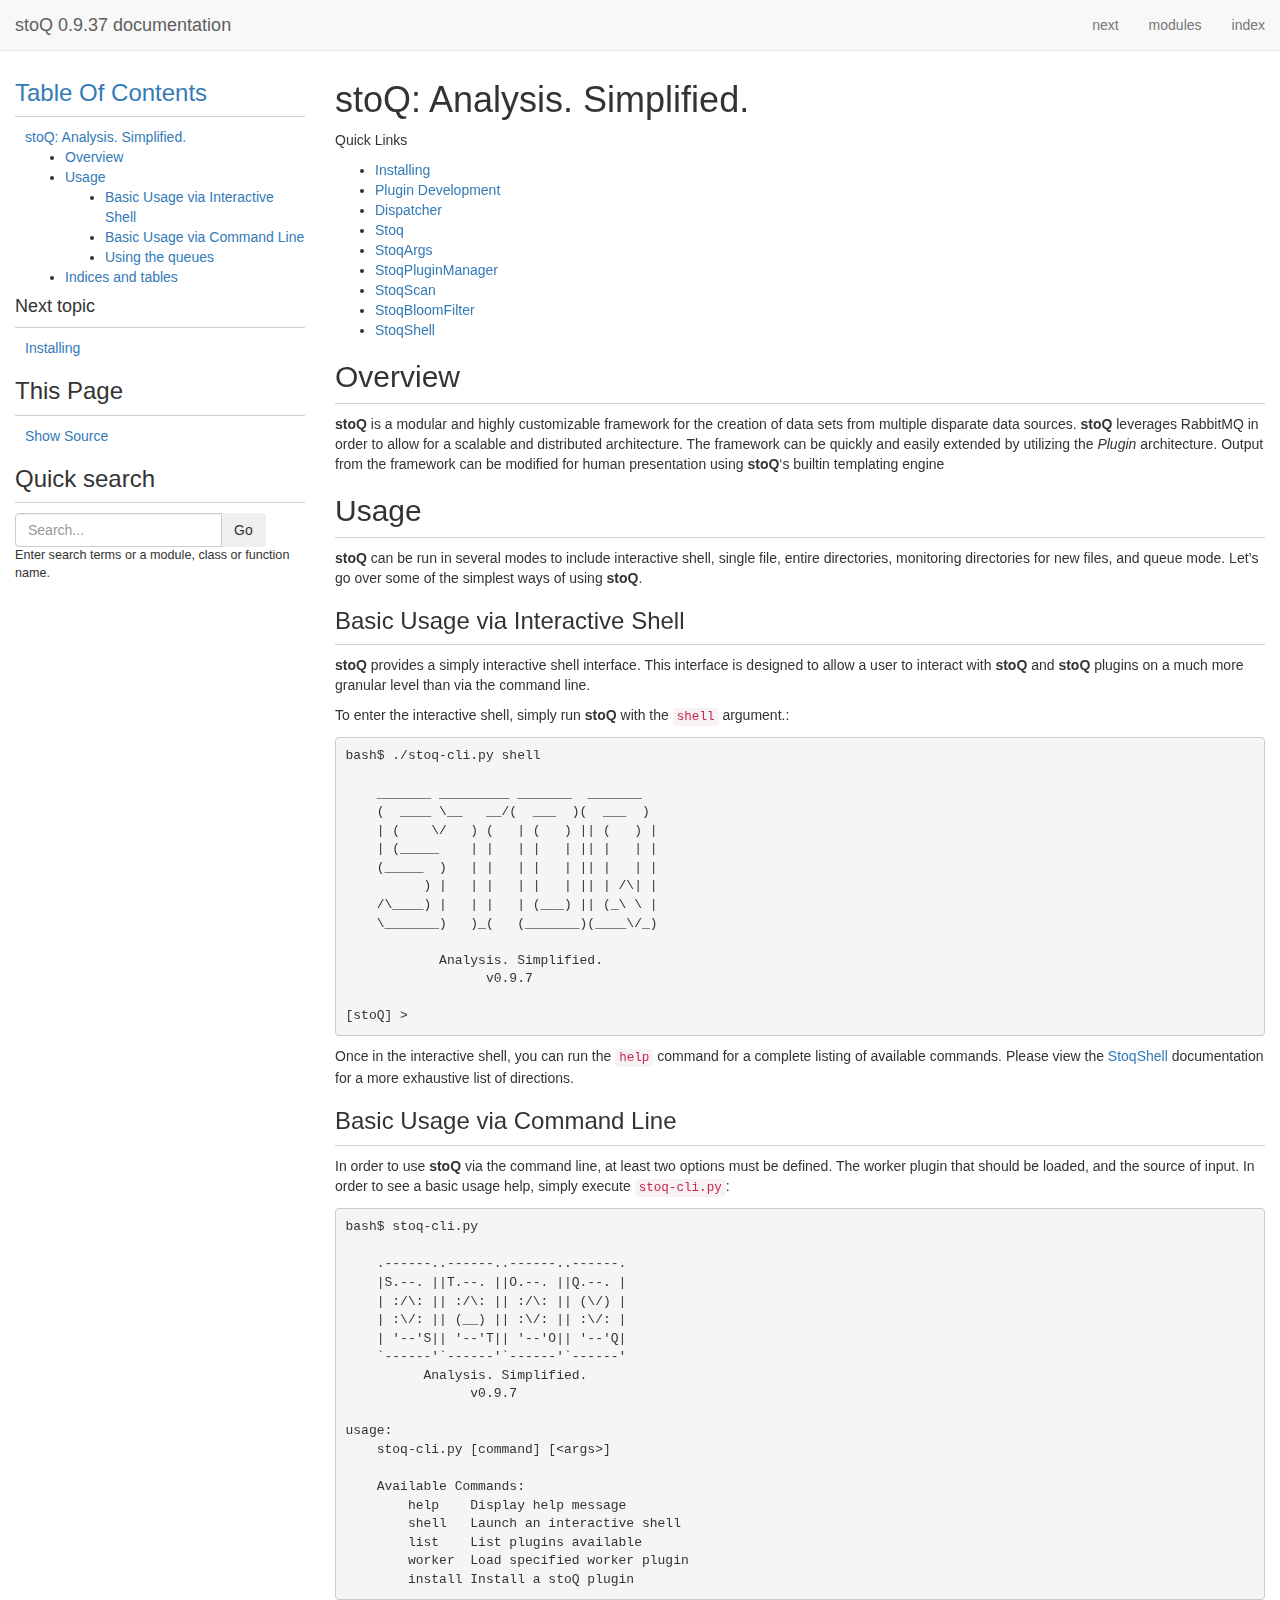
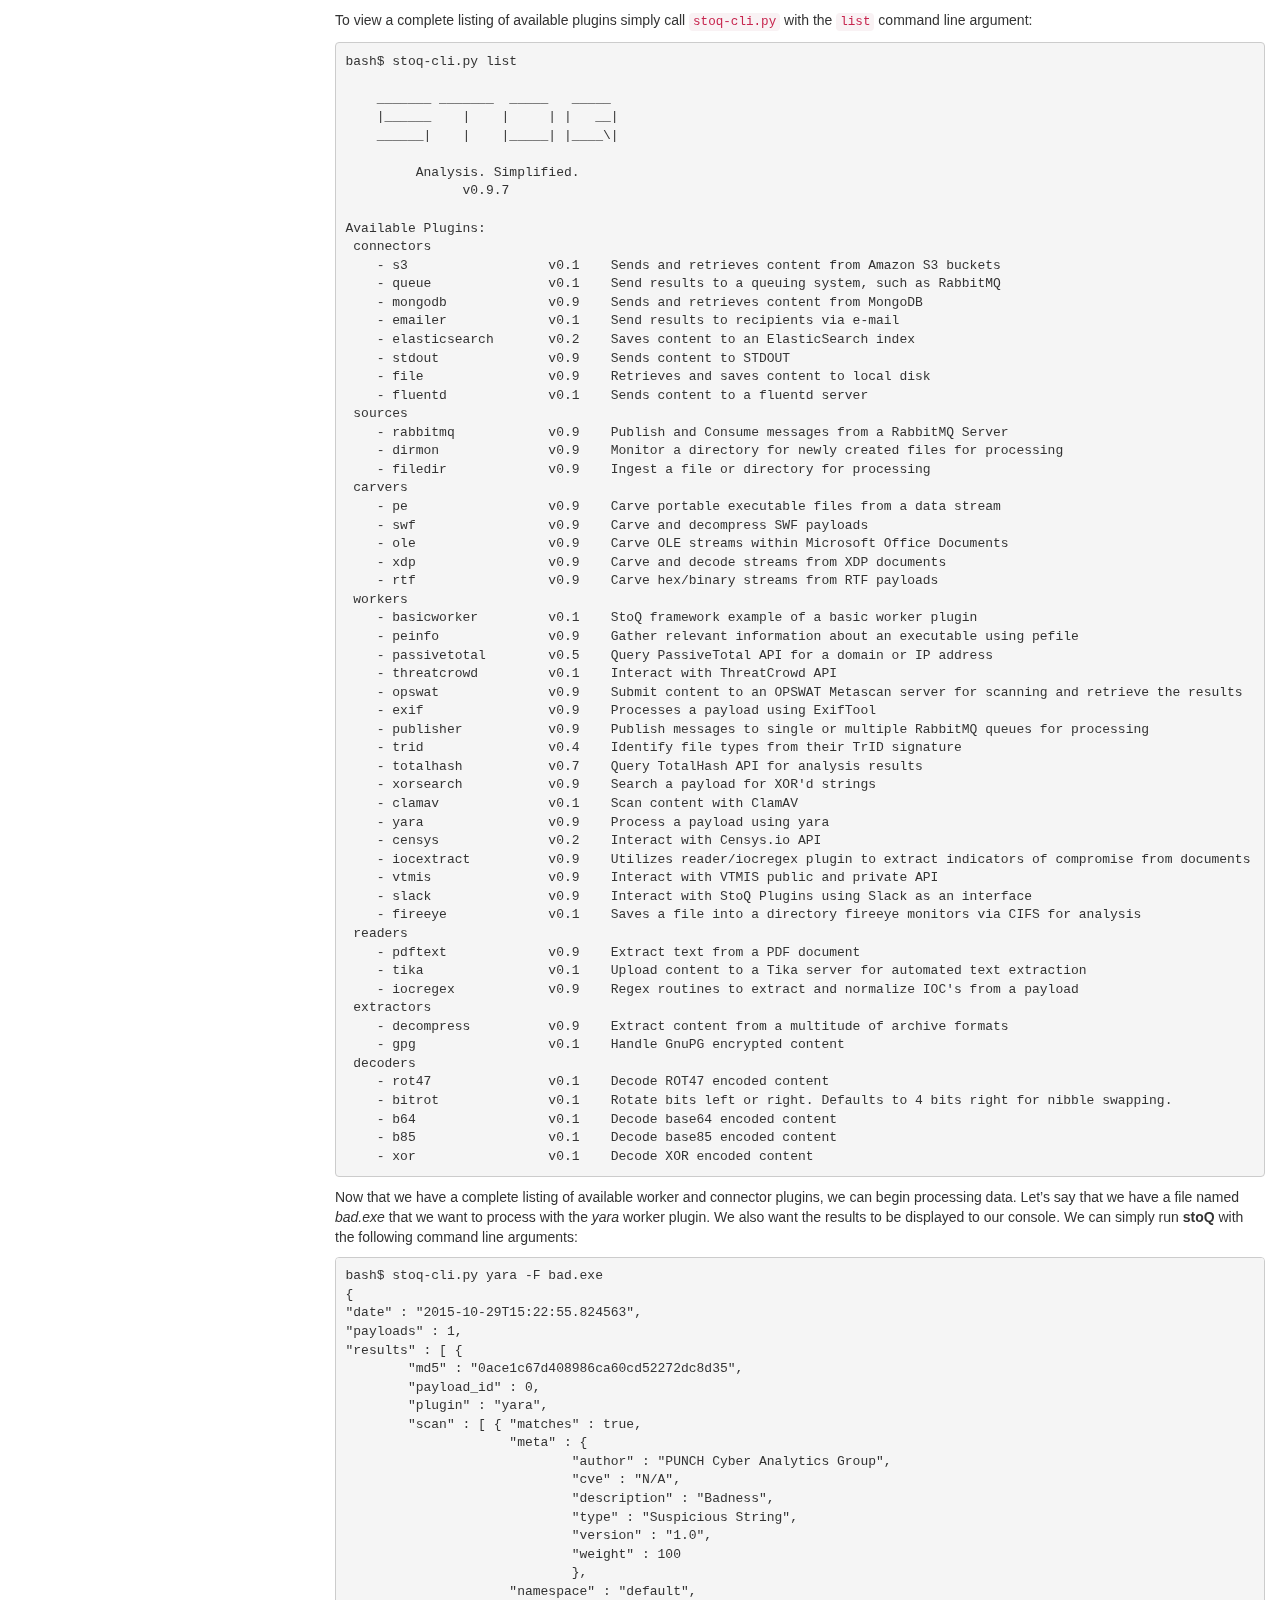
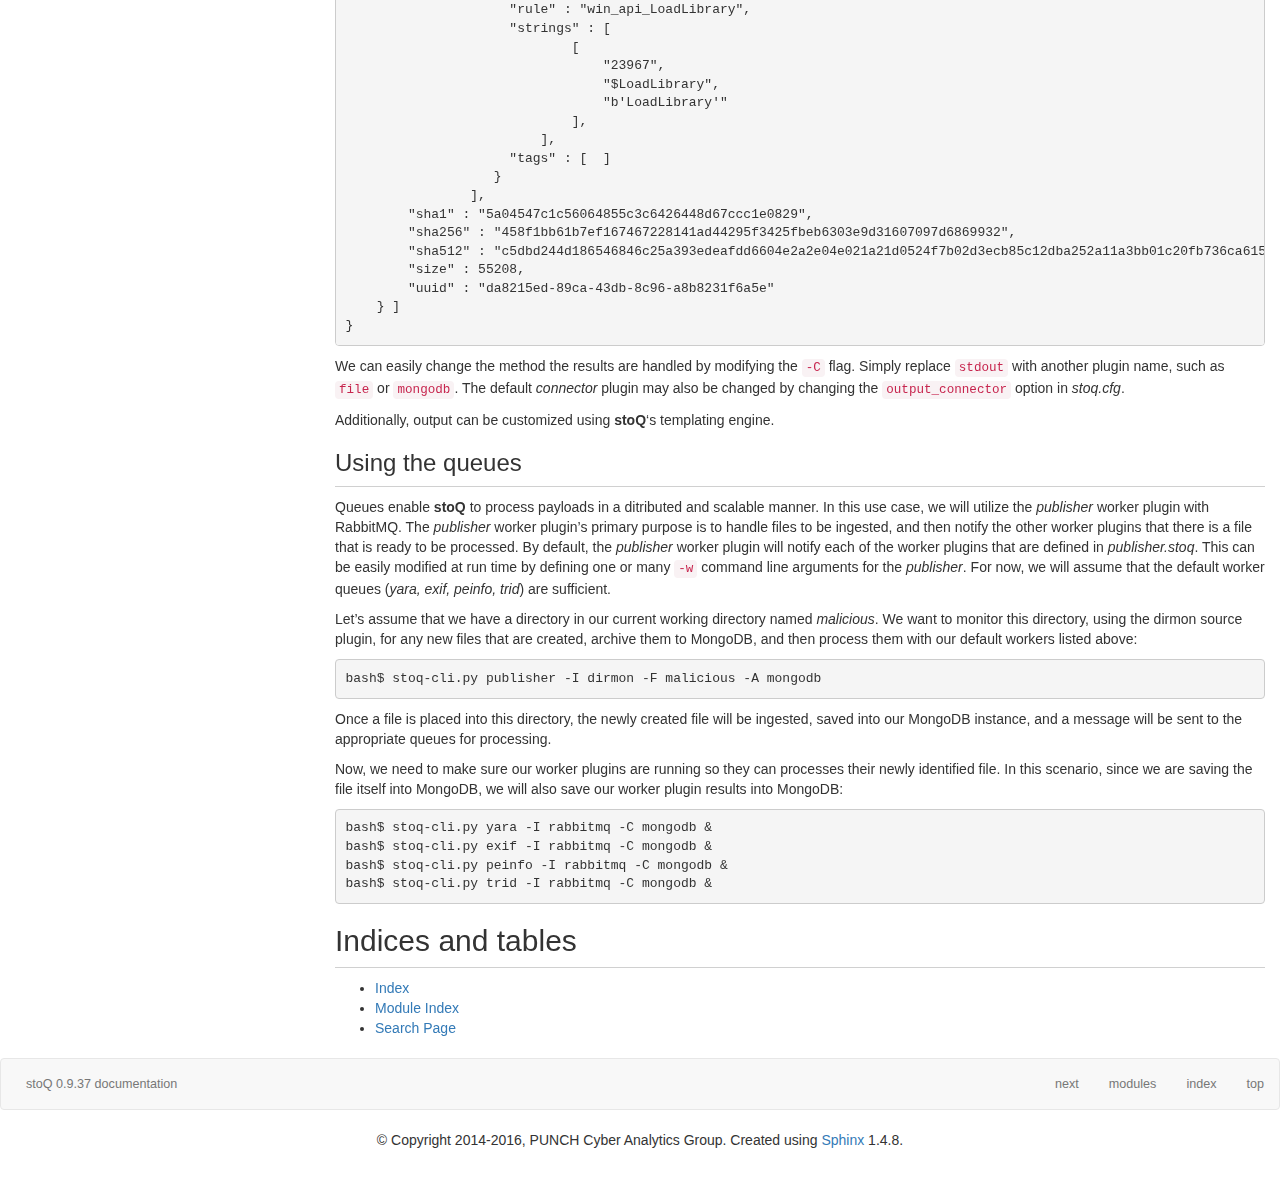
<file: docs/index.html>
<!DOCTYPE html>




<html lang="en">
  <head>
    <meta charset="utf-8" />
    
    <title>stoQ: Analysis. Simplified. &mdash; stoQ 0.9.37 documentation</title>
    <meta name="description" content="">
    <meta name="author" content="">

    

<link rel="stylesheet" href="_static/css/basicstrap-base.css" type="text/css" />
<link rel="stylesheet" id="current-theme" href="_static/css/bootstrap3/bootstrap.min.css" type="text/css" />
<link rel="stylesheet" id="current-adjust-theme" type="text/css" />

<link rel="stylesheet" href="_static/css/font-awesome.min.css">

<style type="text/css">
  body {
    padding-top: 60px;
    padding-bottom: 40px;
  }
</style>

<link rel="stylesheet" href="_static/css/basicstrap.css" type="text/css" />
<link rel="stylesheet" href="_static/pygments.css" type="text/css" />
    
<script type="text/javascript">
  var DOCUMENTATION_OPTIONS = {
            URL_ROOT:    './',
            VERSION:     '0.9.37',
            COLLAPSE_INDEX: false,
            FILE_SUFFIX: '.html',
            HAS_SOURCE:  true
  };
</script>
    <script type="text/javascript" src="_static/js/jquery.min.js"></script>
    <script type="text/javascript" src="_static/underscore.js"></script>
    <script type="text/javascript" src="_static/doctools.js"></script>
    <script type="text/javascript" src="_static/js/bootstrap3.min.js"></script>
<script type="text/javascript" src="_static/js/jquery.cookie.min.js"></script>
<script type="text/javascript" src="_static/js/basicstrap.js"></script>
<script type="text/javascript">
</script>
    <link rel="index" title="Index" href="genindex.html" />
    <link rel="search" title="Search" href="search.html" />
    <link rel="top" title="stoQ 0.9.37 documentation" href="#" />
    <link rel="next" title="Installing" href="Installation.html" /> 
  </head>
  <body role="document">
    <div id="navbar-top" class="navbar navbar-fixed-top navbar-default" role="navigation" aria-label="top navigation">
      <div class="container-fluid">
        <div class="navbar-header">
          <button type="button" class="navbar-toggle" data-toggle="collapse" data-target=".navbar-collapse">
            <span class="sr-only">Toggle navigation</span>
            <span class="icon-bar"></span>
            <span class="icon-bar"></span>
            <span class="icon-bar"></span>
          </button>
          <a class="navbar-brand" href="#">stoQ 0.9.37 documentation</a>
        </div>
        <div class="navbar-collapse collapse">
          <ul class="nav navbar-nav navbar-right">
              <li class="dropdown visible-xs">
                <a role="button" id="localToc" data-toggle="dropdown" data-target="#" href="#">Table Of Contents <b class="caret"></b></a>
                <ul class="dropdown-menu localtoc sp-localtoc" role="menu" aria-labelledby="localToc">
                <ul>
<li><a class="reference internal" href="#">stoQ: Analysis. Simplified.</a><ul>
<li><a class="reference internal" href="#overview">Overview</a></li>
<li><a class="reference internal" href="#usage">Usage</a><ul>
<li><a class="reference internal" href="#basic-usage-via-interactive-shell">Basic Usage via Interactive Shell</a></li>
<li><a class="reference internal" href="#basic-usage-via-command-line">Basic Usage via Command Line</a></li>
<li><a class="reference internal" href="#using-the-queues">Using the queues</a></li>
</ul>
</li>
<li><a class="reference internal" href="#indices-and-tables">Indices and tables</a></li>
</ul>
</li>
</ul>

                </ul>
              </li>

            
              <li><a href="Installation.html" title="Installing" accesskey="N">next </a></li>
              <li><a href="py-modindex.html" title="Python Module Index" >modules </a></li>
              <li><a href="genindex.html" title="General Index" accesskey="I">index </a></li>
            
            <li class="visible-xs"><a href="_sources/index.txt" rel="nofollow">Show Source</a></li>

            <li class="visible-xs">
                <form class="search form-search form-inline navbar-form navbar-right sp-searchbox" action="search.html" method="get">
                  <div class="input-append input-group">
                    <input type="text" class="search-query form-control" name="q" placeholder="Search...">
                    <span class="input-group-btn">
                    <input type="submit" class="btn" value="Go" />
                    </span>
                  </div>
                  <input type="hidden" name="check_keywords" value="yes" />
                  <input type="hidden" name="area" value="default" />
                </form>
            </li>

            

          </ul>

        </div>
      </div>
    </div>
    

    <!-- container -->
    <div class="container-fluid">

      <!-- row -->
      <div class="row">
         
<div class="col-md-3 hidden-xs" id="sidebar-wrapper">
  <div class="sidebar hidden-xs" role="navigation" aria-label="main navigation">
  <h3><a href="#">Table Of Contents</a></h3>
  <ul>
<li><a class="reference internal" href="#">stoQ: Analysis. Simplified.</a><ul>
<li><a class="reference internal" href="#overview">Overview</a></li>
<li><a class="reference internal" href="#usage">Usage</a><ul>
<li><a class="reference internal" href="#basic-usage-via-interactive-shell">Basic Usage via Interactive Shell</a></li>
<li><a class="reference internal" href="#basic-usage-via-command-line">Basic Usage via Command Line</a></li>
<li><a class="reference internal" href="#using-the-queues">Using the queues</a></li>
</ul>
</li>
<li><a class="reference internal" href="#indices-and-tables">Indices and tables</a></li>
</ul>
</li>
</ul>

  <h4>Next topic</h4>
  <p class="topless"><a href="Installation.html"
                        title="next chapter">Installing</a></p>
  <div role="note" aria-label="source link">
    <h3>This Page</h3>
    <ul class="this-page-menu">
      <li><a href="_sources/index.txt"
            rel="nofollow">Show Source</a></li>
    </ul>
   </div>
<div id="searchbox" role="search">
  <h3>Quick search</h3>
  <form class="search form-inline" action="search.html" method="get">
      <div class="input-append input-group">
        <input type="text" class="search-query form-control" name="q" placeholder="Search...">
        <span class="input-group-btn">
        <input type="submit" class="btn" value="Go" />
        </span>
      </div>
      <input type="hidden" name="check_keywords" value="yes" />
      <input type="hidden" name="area" value="default" />
    </form>
    <p class="searchtip" style="font-size: 90%">
    Enter search terms or a module, class or function name.
    </p>
</div>
  </div>
</div> 
        

        <div class="col-md-9" id="content-wrapper">
          <div class="document" role="main">
            <div class="documentwrapper">
              <div class="bodywrapper">
                <div class="body">
                  
  <div class="section" id="stoq-analysis-simplified">
<h1>stoQ: Analysis. Simplified.<a class="headerlink" href="#stoq-analysis-simplified" title="Permalink to this headline">¶</a></h1>
<p>Quick Links</p>
<div class="toctree-wrapper compound">
<ul>
<li class="toctree-l1"><a class="reference internal" href="Installation.html">Installing</a></li>
<li class="toctree-l1"><a class="reference internal" href="PluginDevelopment.html">Plugin Development</a></li>
<li class="toctree-l1"><a class="reference internal" href="Dispatcher.html">Dispatcher</a></li>
<li class="toctree-l1"><a class="reference internal" href="Stoq.html">Stoq</a></li>
<li class="toctree-l1"><a class="reference internal" href="Args.html">StoqArgs</a></li>
<li class="toctree-l1"><a class="reference internal" href="Plugins.html">StoqPluginManager</a></li>
<li class="toctree-l1"><a class="reference internal" href="Scan.html">StoqScan</a></li>
<li class="toctree-l1"><a class="reference internal" href="Filters.html">StoqBloomFilter</a></li>
<li class="toctree-l1"><a class="reference internal" href="Shell.html">StoqShell</a></li>
</ul>
</div>
<div class="section" id="overview">
<h2>Overview<a class="headerlink" href="#overview" title="Permalink to this headline">¶</a></h2>
<p><strong>stoQ</strong> is a modular and highly customizable framework for the creation of data
sets from multiple disparate data sources. <strong>stoQ</strong> leverages RabbitMQ in order
to allow for a scalable and distributed architecture. The framework can be
quickly and easily extended by utilizing the <em>Plugin</em> architecture. Output from
the framework can be modified for human presentation using <strong>stoQ</strong>&#8216;s builtin
templating engine</p>
</div>
<div class="section" id="usage">
<h2>Usage<a class="headerlink" href="#usage" title="Permalink to this headline">¶</a></h2>
<p><strong>stoQ</strong> can be run in several modes to include interactive shell, single file,
entire directories, monitoring directories for new files, and queue mode.
Let&#8217;s go over some of the simplest ways of using <strong>stoQ</strong>.</p>
<div class="section" id="basic-usage-via-interactive-shell">
<h3>Basic Usage via Interactive Shell<a class="headerlink" href="#basic-usage-via-interactive-shell" title="Permalink to this headline">¶</a></h3>
<p><strong>stoQ</strong> provides a simply interactive shell interface. This interface is
designed to allow a user to interact with <strong>stoQ</strong> and <strong>stoQ</strong> plugins on
a much more granular level than via the command line.</p>
<p>To enter the interactive shell, simply run <strong>stoQ</strong> with the <code class="docutils literal"><span class="pre">shell</span></code>
argument.:</p>
<div class="highlight-default"><div class="highlight"><pre><span></span>bash$ ./stoq-cli.py shell

    _______ _________ _______  _______
    (  ____ \__   __/(  ___  )(  ___  )
    | (    \/   ) (   | (   ) || (   ) |
    | (_____    | |   | |   | || |   | |
    (_____  )   | |   | |   | || |   | |
          ) |   | |   | |   | || | /\| |
    /\____) |   | |   | (___) || (_\ \ |
    \_______)   )_(   (_______)(____\/_)

            Analysis. Simplified.
                  v0.9.7

[stoQ] &gt;
</pre></div>
</div>
<p>Once in the interactive shell, you can run the <code class="docutils literal"><span class="pre">help</span></code> command for a
complete listing of available commands. Please view the <a class="reference internal" href="Shell.html"><span class="doc">StoqShell</span></a> documentation
for a more exhaustive list of directions.</p>
</div>
<div class="section" id="basic-usage-via-command-line">
<h3>Basic Usage via Command Line<a class="headerlink" href="#basic-usage-via-command-line" title="Permalink to this headline">¶</a></h3>
<p>In order to use <strong>stoQ</strong> via the command line, at least two options must be
defined. The worker plugin that should be loaded, and the source of input.
In order to see a basic usage help, simply execute <code class="docutils literal"><span class="pre">stoq-cli.py</span></code>:</p>
<div class="highlight-default"><div class="highlight"><pre><span></span>bash$ stoq-cli.py

    .------..------..------..------.
    |S.--. ||T.--. ||O.--. ||Q.--. |
    | :/\: || :/\: || :/\: || (\/) |
    | :\/: || (__) || :\/: || :\/: |
    | &#39;--&#39;S|| &#39;--&#39;T|| &#39;--&#39;O|| &#39;--&#39;Q|
    `------&#39;`------&#39;`------&#39;`------&#39;
          Analysis. Simplified.
                v0.9.7

usage:
    stoq-cli.py [command] [&lt;args&gt;]

    Available Commands:
        help    Display help message
        shell   Launch an interactive shell
        list    List plugins available
        worker  Load specified worker plugin
        install Install a stoQ plugin
</pre></div>
</div>
<p>To view a complete listing of available plugins simply call <code class="docutils literal"><span class="pre">stoq-cli.py</span></code> with the
<code class="docutils literal"><span class="pre">list</span></code> command line argument:</p>
<div class="highlight-default"><div class="highlight"><pre><span></span>bash$ stoq-cli.py list

    _______ _______  _____   _____
    |______    |    |     | |   __|
    ______|    |    |_____| |____\|

         Analysis. Simplified.
               v0.9.7

Available Plugins:
 connectors
    - s3                  v0.1    Sends and retrieves content from Amazon S3 buckets
    - queue               v0.1    Send results to a queuing system, such as RabbitMQ
    - mongodb             v0.9    Sends and retrieves content from MongoDB
    - emailer             v0.1    Send results to recipients via e-mail
    - elasticsearch       v0.2    Saves content to an ElasticSearch index
    - stdout              v0.9    Sends content to STDOUT
    - file                v0.9    Retrieves and saves content to local disk
    - fluentd             v0.1    Sends content to a fluentd server
 sources
    - rabbitmq            v0.9    Publish and Consume messages from a RabbitMQ Server
    - dirmon              v0.9    Monitor a directory for newly created files for processing
    - filedir             v0.9    Ingest a file or directory for processing
 carvers
    - pe                  v0.9    Carve portable executable files from a data stream
    - swf                 v0.9    Carve and decompress SWF payloads
    - ole                 v0.9    Carve OLE streams within Microsoft Office Documents
    - xdp                 v0.9    Carve and decode streams from XDP documents
    - rtf                 v0.9    Carve hex/binary streams from RTF payloads
 workers
    - basicworker         v0.1    StoQ framework example of a basic worker plugin
    - peinfo              v0.9    Gather relevant information about an executable using pefile
    - passivetotal        v0.5    Query PassiveTotal API for a domain or IP address
    - threatcrowd         v0.1    Interact with ThreatCrowd API
    - opswat              v0.9    Submit content to an OPSWAT Metascan server for scanning and retrieve the results
    - exif                v0.9    Processes a payload using ExifTool
    - publisher           v0.9    Publish messages to single or multiple RabbitMQ queues for processing
    - trid                v0.4    Identify file types from their TrID signature
    - totalhash           v0.7    Query TotalHash API for analysis results
    - xorsearch           v0.9    Search a payload for XOR&#39;d strings
    - clamav              v0.1    Scan content with ClamAV
    - yara                v0.9    Process a payload using yara
    - censys              v0.2    Interact with Censys.io API
    - iocextract          v0.9    Utilizes reader/iocregex plugin to extract indicators of compromise from documents
    - vtmis               v0.9    Interact with VTMIS public and private API
    - slack               v0.9    Interact with StoQ Plugins using Slack as an interface
    - fireeye             v0.1    Saves a file into a directory fireeye monitors via CIFS for analysis
 readers
    - pdftext             v0.9    Extract text from a PDF document
    - tika                v0.1    Upload content to a Tika server for automated text extraction
    - iocregex            v0.9    Regex routines to extract and normalize IOC&#39;s from a payload
 extractors
    - decompress          v0.9    Extract content from a multitude of archive formats
    - gpg                 v0.1    Handle GnuPG encrypted content
 decoders
    - rot47               v0.1    Decode ROT47 encoded content
    - bitrot              v0.1    Rotate bits left or right. Defaults to 4 bits right for nibble swapping.
    - b64                 v0.1    Decode base64 encoded content
    - b85                 v0.1    Decode base85 encoded content
    - xor                 v0.1    Decode XOR encoded content
</pre></div>
</div>
<p>Now that we have a complete listing of available worker and connector plugins,
we can begin processing data. Let&#8217;s say that we have a file named <em>bad.exe</em> that we want to
process with the <em>yara</em> worker plugin. We also want the results to be displayed to our console.
We can simply run <strong>stoQ</strong> with the following command line arguments:</p>
<div class="highlight-default"><div class="highlight"><pre><span></span>bash$ stoq-cli.py yara -F bad.exe
{
&quot;date&quot; : &quot;2015-10-29T15:22:55.824563&quot;,
&quot;payloads&quot; : 1,
&quot;results&quot; : [ {
        &quot;md5&quot; : &quot;0ace1c67d408986ca60cd52272dc8d35&quot;,
        &quot;payload_id&quot; : 0,
        &quot;plugin&quot; : &quot;yara&quot;,
        &quot;scan&quot; : [ { &quot;matches&quot; : true,
                     &quot;meta&quot; : {
                             &quot;author&quot; : &quot;PUNCH Cyber Analytics Group&quot;,
                             &quot;cve&quot; : &quot;N/A&quot;,
                             &quot;description&quot; : &quot;Badness&quot;,
                             &quot;type&quot; : &quot;Suspicious String&quot;,
                             &quot;version&quot; : &quot;1.0&quot;,
                             &quot;weight&quot; : 100
                             },
                     &quot;namespace&quot; : &quot;default&quot;,
                     &quot;rule&quot; : &quot;win_api_LoadLibrary&quot;,
                     &quot;strings&quot; : [
                             [
                                 &quot;23967&quot;,
                                 &quot;$LoadLibrary&quot;,
                                 &quot;b&#39;LoadLibrary&#39;&quot;
                             ],
                         ],
                     &quot;tags&quot; : [  ]
                   }
                ],
        &quot;sha1&quot; : &quot;5a04547c1c56064855c3c6426448d67ccc1e0829&quot;,
        &quot;sha256&quot; : &quot;458f1bb61b7ef167467228141ad44295f3425fbeb6303e9d31607097d6869932&quot;,
        &quot;sha512&quot; : &quot;c5dbd244d186546846c25a393edeafdd6604e2a2e04e021a21d0524f7b02d3ecb85c12dba252a11a3bb01c20fb736ca6153e055eef2cf1bc2f15fea667f2fce4&quot;,
        &quot;size&quot; : 55208,
        &quot;uuid&quot; : &quot;da8215ed-89ca-43db-8c96-a8b8231f6a5e&quot;
    } ]
}
</pre></div>
</div>
<p>We can easily change the method the results are handled by modifying the <code class="docutils literal"><span class="pre">-C</span></code>
flag. Simply replace <code class="docutils literal"><span class="pre">stdout</span></code> with another plugin name, such as <code class="docutils literal"><span class="pre">file</span></code> or
<code class="docutils literal"><span class="pre">mongodb</span></code>. The default <em>connector</em> plugin may also be changed by changing
the <code class="docutils literal"><span class="pre">output_connector</span></code> option in <em>stoq.cfg</em>.</p>
<p>Additionally, output can be customized using <strong>stoQ</strong>&#8216;s templating engine.</p>
</div>
<div class="section" id="using-the-queues">
<h3>Using the queues<a class="headerlink" href="#using-the-queues" title="Permalink to this headline">¶</a></h3>
<p>Queues enable <strong>stoQ</strong> to process payloads in a ditributed and scalable manner.
In this use case, we will utilize the <em>publisher</em> worker plugin with RabbitMQ.
The <em>publisher</em> worker plugin&#8217;s primary purpose is to handle files to be ingested,
and then notify the other worker plugins that there is a file that is ready to
be processed. By default, the <em>publisher</em> worker plugin will notify each of the
worker plugins that are defined in <em>publisher.stoq</em>. This can be easily
modified at run time by defining one or many <code class="docutils literal"><span class="pre">-w</span></code> command line arguments for
the <em>publisher</em>. For now, we will assume that the default worker queues
(<em>yara, exif, peinfo, trid</em>) are sufficient.</p>
<p>Let&#8217;s assume that we have a directory in our current working directory named
<em>malicious</em>. We want to monitor this directory, using the dirmon source plugin,
for any new files that are created, archive them to MongoDB, and then process
them with our default workers listed above:</p>
<div class="highlight-default"><div class="highlight"><pre><span></span>bash$ stoq-cli.py publisher -I dirmon -F malicious -A mongodb
</pre></div>
</div>
<p>Once a file is placed into this directory, the newly created file will be
ingested, saved into our MongoDB instance, and a message will be sent to the
appropriate queues for processing.</p>
<p>Now, we need to make sure our worker plugins are running so they can processes
their newly identified file. In this scenario, since we are saving the file
itself into MongoDB, we will also save our worker plugin results into MongoDB:</p>
<div class="highlight-default"><div class="highlight"><pre><span></span>bash$ stoq-cli.py yara -I rabbitmq -C mongodb &amp;
bash$ stoq-cli.py exif -I rabbitmq -C mongodb &amp;
bash$ stoq-cli.py peinfo -I rabbitmq -C mongodb &amp;
bash$ stoq-cli.py trid -I rabbitmq -C mongodb &amp;
</pre></div>
</div>
</div>
</div>
<div class="section" id="indices-and-tables">
<h2>Indices and tables<a class="headerlink" href="#indices-and-tables" title="Permalink to this headline">¶</a></h2>
<ul class="simple">
<li><a class="reference internal" href="genindex.html"><span class="std std-ref">Index</span></a></li>
<li><a class="reference internal" href="py-modindex.html"><span class="std std-ref">Module Index</span></a></li>
<li><a class="reference internal" href="search.html"><span class="std std-ref">Search Page</span></a></li>
</ul>
</div>
</div>


                </div>
              </div>
            </div>
          </div>
        </div>
        
        
      </div><!-- /row -->

      <!-- row -->
      <div class="row footer-relbar">
<div id="navbar-related" class=" related navbar navbar-default" role="navigation" aria-label="related navigation">
  <div class="navbar-inner">
    <ul class="nav navbar-nav ">
        <li><a href="#">stoQ 0.9.37 documentation</a></li>
    </ul>
<ul class="nav navbar-nav pull-right hidden-xs hidden-sm">
      
        <li><a href="Installation.html" title="Installing" >next</a></li>
        <li><a href="py-modindex.html" title="Python Module Index" >modules</a></li>
        <li><a href="genindex.html" title="General Index" >index</a></li>
        <li><a href="#">top</a></li> 
      
    </ul>
  </div>
</div>
      </div><!-- /row -->

      <!-- footer -->
      <footer role="contentinfo">
          &copy; Copyright 2014-2016, PUNCH Cyber Analytics Group.
        Created using <a href="http://sphinx.pocoo.org/">Sphinx</a> 1.4.8.
      </footer>
      <!-- /footer -->

    </div>
    <!-- /container -->

  </body>
</html>
</file>
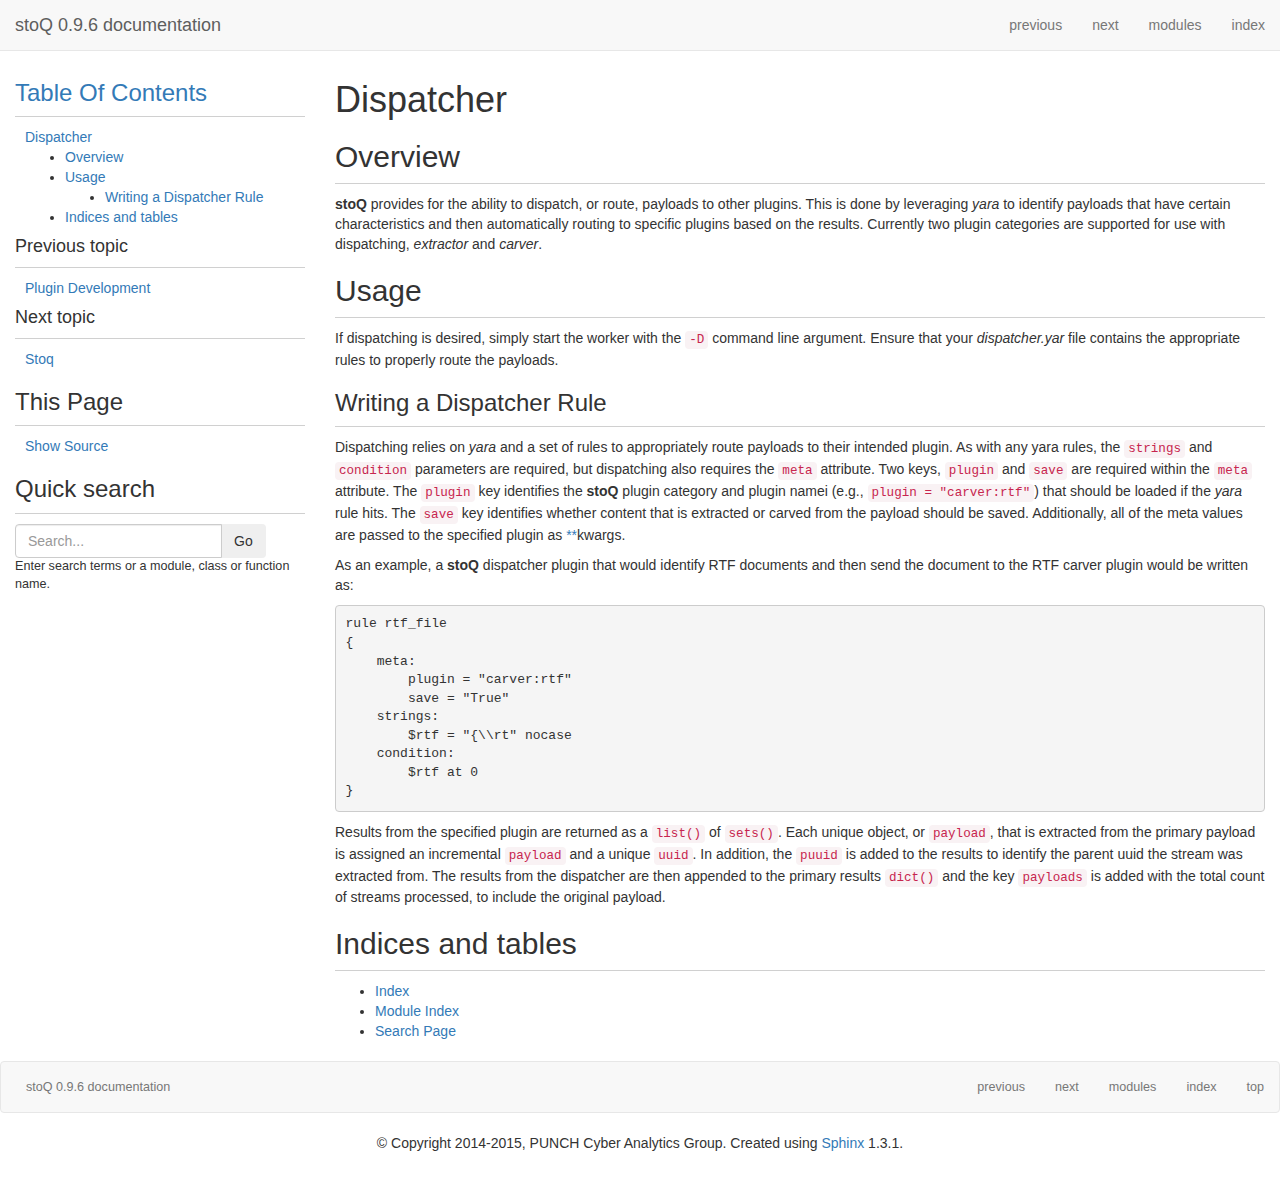
<file: docs/Dispatcher.html>
<!DOCTYPE html>




<html lang="en">
  <head>
    <meta charset="utf-8" />
    
    <title>Dispatcher &mdash; stoQ 0.9.6 documentation</title>
    <meta name="description" content="">
    <meta name="author" content="">

    

<link rel="stylesheet" href="_static/css/basicstrap-base.css" type="text/css" />
<link rel="stylesheet" id="current-theme" href="_static/css/bootstrap3/bootstrap.min.css" type="text/css" />
<link rel="stylesheet" id="current-adjust-theme" type="text/css" />

<link rel="stylesheet" href="_static/css/font-awesome.min.css">

<style type="text/css">
  body {
    padding-top: 60px;
    padding-bottom: 40px;
  }
</style>

<link rel="stylesheet" href="_static/css/basicstrap.css" type="text/css" />
<link rel="stylesheet" href="_static/pygments.css" type="text/css" />
    
<script type="text/javascript">
  var DOCUMENTATION_OPTIONS = {
            URL_ROOT:    './',
            VERSION:     '0.9.6',
            COLLAPSE_INDEX: false,
            FILE_SUFFIX: '.html',
            HAS_SOURCE:  true
  };
</script>
    <script type="text/javascript" src="_static/js/jquery.min.js"></script>
    <script type="text/javascript" src="_static/underscore.js"></script>
    <script type="text/javascript" src="_static/doctools.js"></script>
    <script type="text/javascript" src="_static/js/bootstrap3.min.js"></script>
<script type="text/javascript" src="_static/js/jquery.cookie.min.js"></script>
<script type="text/javascript" src="_static/js/basicstrap.js"></script>
<script type="text/javascript">
</script>
    <link rel="top" title="stoQ 0.9.6 documentation" href="index.html" />
    <link rel="next" title="Stoq" href="Stoq.html" />
    <link rel="prev" title="Plugin Development" href="PluginDevelopment.html" /> 
  </head>
  <body role="document">
    <div id="navbar-top" class="navbar navbar-fixed-top navbar-default" role="navigation" aria-label="top navigation">
      <div class="container-fluid">
        <div class="navbar-header">
          <button type="button" class="navbar-toggle" data-toggle="collapse" data-target=".navbar-collapse">
            <span class="sr-only">Toggle navigation</span>
            <span class="icon-bar"></span>
            <span class="icon-bar"></span>
            <span class="icon-bar"></span>
          </button>
          <a class="navbar-brand" href="index.html">stoQ 0.9.6 documentation</a>
        </div>
        <div class="navbar-collapse collapse">
          <ul class="nav navbar-nav navbar-right">
              <li class="dropdown visible-xs">
                <a role="button" id="localToc" data-toggle="dropdown" data-target="#" href="#">Table Of Contents <b class="caret"></b></a>
                <ul class="dropdown-menu localtoc sp-localtoc" role="menu" aria-labelledby="localToc">
                <ul>
<li><a class="reference internal" href="#">Dispatcher</a><ul>
<li><a class="reference internal" href="#overview">Overview</a></li>
<li><a class="reference internal" href="#usage">Usage</a><ul>
<li><a class="reference internal" href="#writing-a-dispatcher-rule">Writing a Dispatcher Rule</a></li>
</ul>
</li>
<li><a class="reference internal" href="#indices-and-tables">Indices and tables</a></li>
</ul>
</li>
</ul>

                </ul>
              </li>

            
              <li><a href="PluginDevelopment.html" title="Plugin Development" accesskey="P">previous </a></li>
              <li><a href="Stoq.html" title="Stoq" accesskey="N">next </a></li>
              <li><a href="py-modindex.html" title="Python Module Index" >modules </a></li>
              <li><a href="genindex.html" title="General Index" accesskey="I">index </a></li>
            
            <li class="visible-xs"><a href="_sources/Dispatcher.txt" rel="nofollow">Show Source</a></li>

            <li class="visible-xs">
                <form class="search form-search form-inline navbar-form navbar-right sp-searchbox" action="search.html" method="get">
                  <div class="input-append input-group">
                    <input type="text" class="search-query form-control" name="q" placeholder="Search...">
                    <span class="input-group-btn">
                    <input type="submit" class="btn" value="Go" />
                    </span>
                  </div>
                  <input type="hidden" name="check_keywords" value="yes" />
                  <input type="hidden" name="area" value="default" />
                </form>
            </li>

            

          </ul>

        </div>
      </div>
    </div>
    

    <!-- container -->
    <div class="container-fluid">

      <!-- row -->
      <div class="row">
         
<div class="col-md-3 hidden-xs" id="sidebar-wrapper">
  <div class="sidebar hidden-xs" role="navigation" aria-label="main navigation">
  <h3><a href="index.html">Table Of Contents</a></h3>
  <ul>
<li><a class="reference internal" href="#">Dispatcher</a><ul>
<li><a class="reference internal" href="#overview">Overview</a></li>
<li><a class="reference internal" href="#usage">Usage</a><ul>
<li><a class="reference internal" href="#writing-a-dispatcher-rule">Writing a Dispatcher Rule</a></li>
</ul>
</li>
<li><a class="reference internal" href="#indices-and-tables">Indices and tables</a></li>
</ul>
</li>
</ul>

  <h4>Previous topic</h4>
  <p class="topless"><a href="PluginDevelopment.html"
                        title="previous chapter">Plugin Development</a></p>
  <h4>Next topic</h4>
  <p class="topless"><a href="Stoq.html"
                        title="next chapter">Stoq</a></p>
  <div role="note" aria-label="source link">
    <h3>This Page</h3>
    <ul class="this-page-menu">
      <li><a href="_sources/Dispatcher.txt"
            rel="nofollow">Show Source</a></li>
    </ul>
   </div>
<div id="searchbox" role="search">
  <h3>Quick search</h3>
  <form class="search form-inline" action="search.html" method="get">
      <div class="input-append input-group">
        <input type="text" class="search-query form-control" name="q" placeholder="Search...">
        <span class="input-group-btn">
        <input type="submit" class="btn" value="Go" />
        </span>
      </div>
      <input type="hidden" name="check_keywords" value="yes" />
      <input type="hidden" name="area" value="default" />
    </form>
    <p class="searchtip" style="font-size: 90%">
    Enter search terms or a module, class or function name.
    </p>
</div>
  </div>
</div> 
        

        <div class="col-md-9" id="content-wrapper">
          <div class="document" role="main">
            <div class="documentwrapper">
              <div class="bodywrapper">
                <div class="body">
                  
  <div class="section" id="dispatcher">
<h1>Dispatcher<a class="headerlink" href="#dispatcher" title="Permalink to this headline">¶</a></h1>
<div class="section" id="overview">
<h2>Overview<a class="headerlink" href="#overview" title="Permalink to this headline">¶</a></h2>
<p><strong>stoQ</strong> provides for the ability to dispatch, or route, payloads to other
plugins. This is done by leveraging <em>yara</em> to identify payloads that have
certain characteristics and then automatically routing to specific plugins
based on the results. Currently two plugin categories are supported for
use with dispatching, <em>extractor</em> and <em>carver</em>.</p>
</div>
<div class="section" id="usage">
<h2>Usage<a class="headerlink" href="#usage" title="Permalink to this headline">¶</a></h2>
<p>If dispatching is desired, simply start the worker with the <code class="docutils literal"><span class="pre">-D</span></code> command
line argument. Ensure that your <em>dispatcher.yar</em> file contains the appropriate
rules to properly route the payloads.</p>
<div class="section" id="writing-a-dispatcher-rule">
<h3>Writing a Dispatcher Rule<a class="headerlink" href="#writing-a-dispatcher-rule" title="Permalink to this headline">¶</a></h3>
<p>Dispatching relies on <em>yara</em> and a set of rules to appropriately route
payloads to their intended plugin. As with any yara rules, the <code class="docutils literal"><span class="pre">strings</span></code>
and <code class="docutils literal"><span class="pre">condition</span></code> parameters are required, but dispatching also requires
the <code class="docutils literal"><span class="pre">meta</span></code> attribute. Two keys, <code class="docutils literal"><span class="pre">plugin</span></code> and <code class="docutils literal"><span class="pre">save</span></code> are required
within the <code class="docutils literal"><span class="pre">meta</span></code> attribute. The <code class="docutils literal"><span class="pre">plugin</span></code> key identifies the <strong>stoQ</strong>
plugin category and plugin namei (e.g., <code class="docutils literal"><span class="pre">plugin</span> <span class="pre">=</span> <span class="pre">&quot;carver:rtf&quot;</span></code>) that should
be loaded if the <em>yara</em> rule hits. The <code class="docutils literal"><span class="pre">save</span></code> key identifies whether
content that is extracted or carved from the payload should be saved.
Additionally, all of the meta values are passed to the specified plugin
as <a href="#id1"><span class="problematic" id="id2">**</span></a>kwargs.</p>
<p>As an example, a <strong>stoQ</strong> dispatcher plugin that would identify RTF documents
and then send the document to the RTF carver plugin would be written as:</p>
<div class="highlight-python"><div class="highlight"><pre>rule rtf_file
{
    meta:
        plugin = &quot;carver:rtf&quot;
        save = &quot;True&quot;
    strings:
        $rtf = &quot;{\\rt&quot; nocase
    condition:
        $rtf at 0
}
</pre></div>
</div>
<p>Results from the specified plugin are returned as a <code class="docutils literal"><span class="pre">list()</span></code> of <code class="docutils literal"><span class="pre">sets()</span></code>.
Each unique object, or <code class="docutils literal"><span class="pre">payload</span></code>, that is extracted from the primary payload
is assigned an incremental <code class="docutils literal"><span class="pre">payload</span></code> and a unique <code class="docutils literal"><span class="pre">uuid</span></code>. In addition, the
<code class="docutils literal"><span class="pre">puuid</span></code> is added to the results to identify the parent uuid the stream was
extracted from. The results from the dispatcher are then appended to the
primary results <code class="docutils literal"><span class="pre">dict()</span></code> and the key <code class="docutils literal"><span class="pre">payloads</span></code> is added with the total
count of streams processed, to include the original payload.</p>
</div>
</div>
<div class="section" id="indices-and-tables">
<h2>Indices and tables<a class="headerlink" href="#indices-and-tables" title="Permalink to this headline">¶</a></h2>
<ul class="simple">
<li><a class="reference internal" href="genindex.html"><span>Index</span></a></li>
<li><a class="reference internal" href="py-modindex.html"><span>Module Index</span></a></li>
<li><a class="reference internal" href="search.html"><span>Search Page</span></a></li>
</ul>
</div>
</div>


                </div>
              </div>
            </div>
          </div>
        </div>
        
        
      </div><!-- /row -->

      <!-- row -->
      <div class="row footer-relbar">
<div id="navbar-related" class=" related navbar navbar-default" role="navigation" aria-label="related navigation">
  <div class="navbar-inner">
    <ul class="nav navbar-nav ">
        <li><a href="index.html">stoQ 0.9.6 documentation</a></li>
    </ul>
<ul class="nav navbar-nav pull-right hidden-xs hidden-sm">
      
        <li><a href="PluginDevelopment.html" title="Plugin Development" >previous</a></li>
        <li><a href="Stoq.html" title="Stoq" >next</a></li>
        <li><a href="py-modindex.html" title="Python Module Index" >modules</a></li>
        <li><a href="genindex.html" title="General Index" >index</a></li>
        <li><a href="#">top</a></li> 
      
    </ul>
  </div>
</div>
      </div><!-- /row -->

      <!-- footer -->
      <footer role="contentinfo">
          &copy; Copyright 2014-2015, PUNCH Cyber Analytics Group.
        Created using <a href="http://sphinx.pocoo.org/">Sphinx</a> 1.3.1.
      </footer>
      <!-- /footer -->

    </div>
    <!-- /container -->

  </body>
</html>
</file>
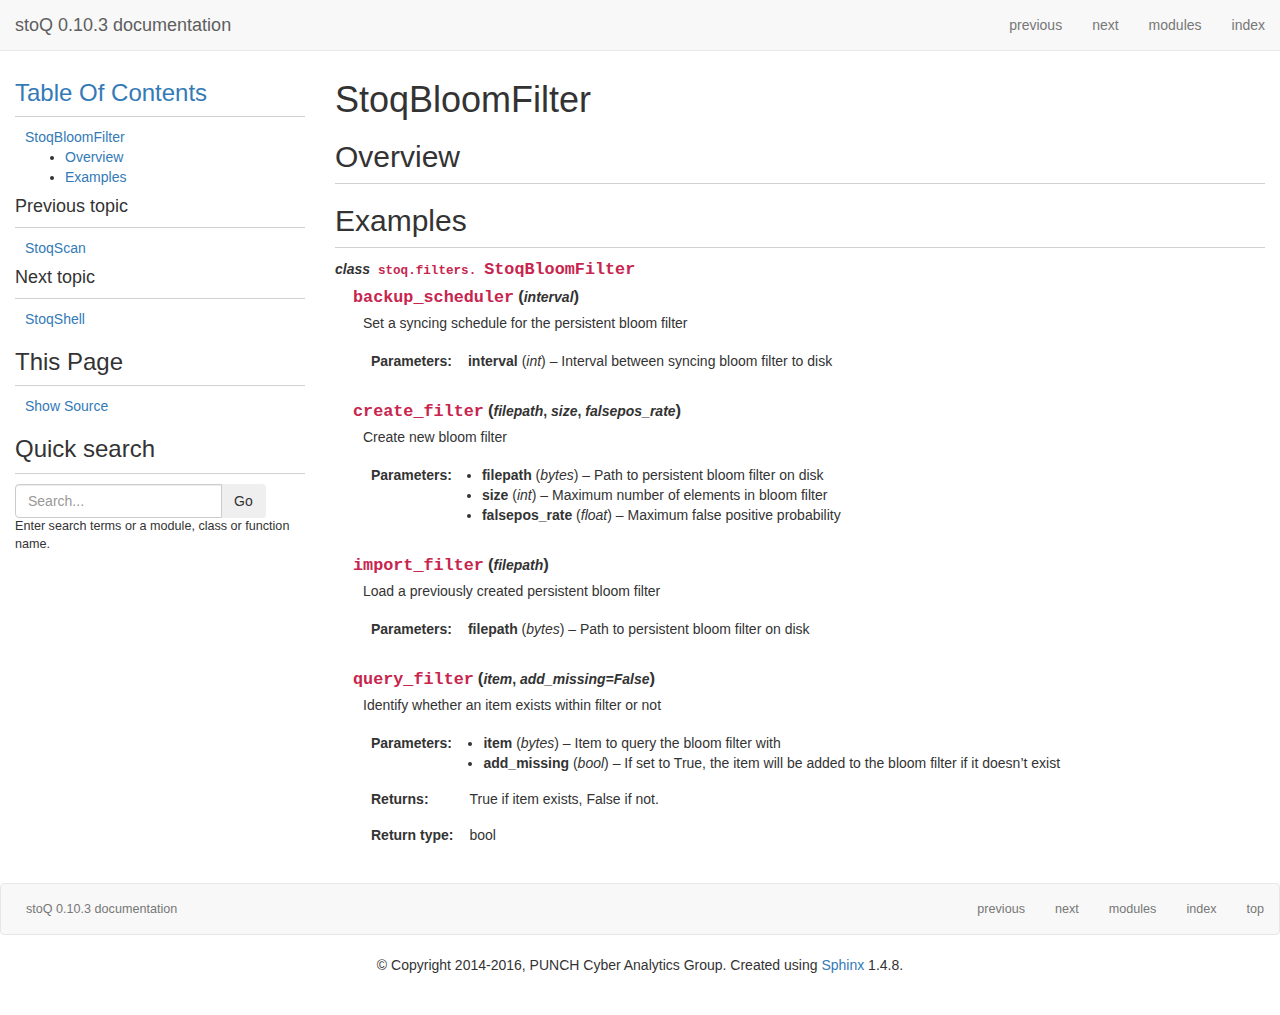
<file: docs/Filters.html>
<!DOCTYPE html>




<html lang="en">
  <head>
    <meta charset="utf-8" />
    
    <title>StoqBloomFilter &mdash; stoQ 0.10.3 documentation</title>
    <meta name="description" content="">
    <meta name="author" content="">

    

<link rel="stylesheet" href="_static/css/basicstrap-base.css" type="text/css" />
<link rel="stylesheet" id="current-theme" href="_static/css/bootstrap3/bootstrap.min.css" type="text/css" />
<link rel="stylesheet" id="current-adjust-theme" type="text/css" />

<link rel="stylesheet" href="_static/css/font-awesome.min.css">

<style type="text/css">
  body {
    padding-top: 60px;
    padding-bottom: 40px;
  }
</style>

<link rel="stylesheet" href="_static/css/basicstrap.css" type="text/css" />
<link rel="stylesheet" href="_static/pygments.css" type="text/css" />
    
<script type="text/javascript">
  var DOCUMENTATION_OPTIONS = {
            URL_ROOT:    './',
            VERSION:     '0.10.3',
            COLLAPSE_INDEX: false,
            FILE_SUFFIX: '.html',
            HAS_SOURCE:  true
  };
</script>
    <script type="text/javascript" src="_static/js/jquery.min.js"></script>
    <script type="text/javascript" src="_static/underscore.js"></script>
    <script type="text/javascript" src="_static/doctools.js"></script>
    <script type="text/javascript" src="_static/js/bootstrap3.min.js"></script>
<script type="text/javascript" src="_static/js/jquery.cookie.min.js"></script>
<script type="text/javascript" src="_static/js/basicstrap.js"></script>
<script type="text/javascript">
</script>
    <link rel="index" title="Index" href="genindex.html" />
    <link rel="search" title="Search" href="search.html" />
    <link rel="top" title="stoQ 0.10.3 documentation" href="index.html" />
    <link rel="next" title="StoqShell" href="Shell.html" />
    <link rel="prev" title="StoqScan" href="Scan.html" /> 
  </head>
  <body role="document">
    <div id="navbar-top" class="navbar navbar-fixed-top navbar-default" role="navigation" aria-label="top navigation">
      <div class="container-fluid">
        <div class="navbar-header">
          <button type="button" class="navbar-toggle" data-toggle="collapse" data-target=".navbar-collapse">
            <span class="sr-only">Toggle navigation</span>
            <span class="icon-bar"></span>
            <span class="icon-bar"></span>
            <span class="icon-bar"></span>
          </button>
          <a class="navbar-brand" href="index.html">stoQ 0.10.3 documentation</a>
        </div>
        <div class="navbar-collapse collapse">
          <ul class="nav navbar-nav navbar-right">
              <li class="dropdown visible-xs">
                <a role="button" id="localToc" data-toggle="dropdown" data-target="#" href="#">Table Of Contents <b class="caret"></b></a>
                <ul class="dropdown-menu localtoc sp-localtoc" role="menu" aria-labelledby="localToc">
                <ul>
<li><a class="reference internal" href="#">StoqBloomFilter</a><ul>
<li><a class="reference internal" href="#overview">Overview</a></li>
<li><a class="reference internal" href="#examples">Examples</a></li>
</ul>
</li>
</ul>

                </ul>
              </li>

            
              <li><a href="Scan.html" title="StoqScan" accesskey="P">previous </a></li>
              <li><a href="Shell.html" title="StoqShell" accesskey="N">next </a></li>
              <li><a href="py-modindex.html" title="Python Module Index" >modules </a></li>
              <li><a href="genindex.html" title="General Index" accesskey="I">index </a></li>
            
            <li class="visible-xs"><a href="_sources/Filters.txt" rel="nofollow">Show Source</a></li>

            <li class="visible-xs">
                <form class="search form-search form-inline navbar-form navbar-right sp-searchbox" action="search.html" method="get">
                  <div class="input-append input-group">
                    <input type="text" class="search-query form-control" name="q" placeholder="Search...">
                    <span class="input-group-btn">
                    <input type="submit" class="btn" value="Go" />
                    </span>
                  </div>
                  <input type="hidden" name="check_keywords" value="yes" />
                  <input type="hidden" name="area" value="default" />
                </form>
            </li>

            

          </ul>

        </div>
      </div>
    </div>
    

    <!-- container -->
    <div class="container-fluid">

      <!-- row -->
      <div class="row">
         
<div class="col-md-3 hidden-xs" id="sidebar-wrapper">
  <div class="sidebar hidden-xs" role="navigation" aria-label="main navigation">
  <h3><a href="index.html">Table Of Contents</a></h3>
  <ul>
<li><a class="reference internal" href="#">StoqBloomFilter</a><ul>
<li><a class="reference internal" href="#overview">Overview</a></li>
<li><a class="reference internal" href="#examples">Examples</a></li>
</ul>
</li>
</ul>

  <h4>Previous topic</h4>
  <p class="topless"><a href="Scan.html"
                        title="previous chapter">StoqScan</a></p>
  <h4>Next topic</h4>
  <p class="topless"><a href="Shell.html"
                        title="next chapter">StoqShell</a></p>
  <div role="note" aria-label="source link">
    <h3>This Page</h3>
    <ul class="this-page-menu">
      <li><a href="_sources/Filters.txt"
            rel="nofollow">Show Source</a></li>
    </ul>
   </div>
<div id="searchbox" role="search">
  <h3>Quick search</h3>
  <form class="search form-inline" action="search.html" method="get">
      <div class="input-append input-group">
        <input type="text" class="search-query form-control" name="q" placeholder="Search...">
        <span class="input-group-btn">
        <input type="submit" class="btn" value="Go" />
        </span>
      </div>
      <input type="hidden" name="check_keywords" value="yes" />
      <input type="hidden" name="area" value="default" />
    </form>
    <p class="searchtip" style="font-size: 90%">
    Enter search terms or a module, class or function name.
    </p>
</div>
  </div>
</div> 
        

        <div class="col-md-9" id="content-wrapper">
          <div class="document" role="main">
            <div class="documentwrapper">
              <div class="bodywrapper">
                <div class="body">
                  
  <div class="section" id="stoqbloomfilter">
<h1>StoqBloomFilter<a class="headerlink" href="#stoqbloomfilter" title="Permalink to this headline">¶</a></h1>
<span class="target" id="module-stoq.filters"></span><div class="section" id="overview">
<h2>Overview<a class="headerlink" href="#overview" title="Permalink to this headline">¶</a></h2>
</div>
<div class="section" id="examples">
<h2>Examples<a class="headerlink" href="#examples" title="Permalink to this headline">¶</a></h2>
<dl class="class">
<dt id="stoq.filters.StoqBloomFilter">
<em class="property">class </em><code class="descclassname">stoq.filters.</code><code class="descname">StoqBloomFilter</code><a class="headerlink" href="#stoq.filters.StoqBloomFilter" title="Permalink to this definition">¶</a></dt>
<dd><dl class="method">
<dt id="stoq.filters.StoqBloomFilter.backup_scheduler">
<code class="descname">backup_scheduler</code><span class="sig-paren">(</span><em>interval</em><span class="sig-paren">)</span><a class="headerlink" href="#stoq.filters.StoqBloomFilter.backup_scheduler" title="Permalink to this definition">¶</a></dt>
<dd><p>Set a syncing schedule for the persistent bloom filter</p>
<table class="docutils field-list" frame="void" rules="none">
<col class="field-name" />
<col class="field-body" />
<tbody valign="top">
<tr class="field-odd field"><th class="field-name">Parameters:</th><td class="field-body"><strong>interval</strong> (<em>int</em>) &#8211; Interval between syncing bloom filter to disk</td>
</tr>
</tbody>
</table>
</dd></dl>

<dl class="method">
<dt id="stoq.filters.StoqBloomFilter.create_filter">
<code class="descname">create_filter</code><span class="sig-paren">(</span><em>filepath</em>, <em>size</em>, <em>falsepos_rate</em><span class="sig-paren">)</span><a class="headerlink" href="#stoq.filters.StoqBloomFilter.create_filter" title="Permalink to this definition">¶</a></dt>
<dd><p>Create new bloom filter</p>
<table class="docutils field-list" frame="void" rules="none">
<col class="field-name" />
<col class="field-body" />
<tbody valign="top">
<tr class="field-odd field"><th class="field-name">Parameters:</th><td class="field-body"><ul class="first last simple">
<li><strong>filepath</strong> (<em>bytes</em>) &#8211; Path to persistent bloom filter on disk</li>
<li><strong>size</strong> (<em>int</em>) &#8211; Maximum number of elements in bloom filter</li>
<li><strong>falsepos_rate</strong> (<em>float</em>) &#8211; Maximum false positive probability</li>
</ul>
</td>
</tr>
</tbody>
</table>
</dd></dl>

<dl class="method">
<dt id="stoq.filters.StoqBloomFilter.import_filter">
<code class="descname">import_filter</code><span class="sig-paren">(</span><em>filepath</em><span class="sig-paren">)</span><a class="headerlink" href="#stoq.filters.StoqBloomFilter.import_filter" title="Permalink to this definition">¶</a></dt>
<dd><p>Load a previously created persistent bloom filter</p>
<table class="docutils field-list" frame="void" rules="none">
<col class="field-name" />
<col class="field-body" />
<tbody valign="top">
<tr class="field-odd field"><th class="field-name">Parameters:</th><td class="field-body"><strong>filepath</strong> (<em>bytes</em>) &#8211; Path to persistent bloom filter on disk</td>
</tr>
</tbody>
</table>
</dd></dl>

<dl class="method">
<dt id="stoq.filters.StoqBloomFilter.query_filter">
<code class="descname">query_filter</code><span class="sig-paren">(</span><em>item</em>, <em>add_missing=False</em><span class="sig-paren">)</span><a class="headerlink" href="#stoq.filters.StoqBloomFilter.query_filter" title="Permalink to this definition">¶</a></dt>
<dd><p>Identify whether an item exists within filter or not</p>
<table class="docutils field-list" frame="void" rules="none">
<col class="field-name" />
<col class="field-body" />
<tbody valign="top">
<tr class="field-odd field"><th class="field-name">Parameters:</th><td class="field-body"><ul class="first simple">
<li><strong>item</strong> (<em>bytes</em>) &#8211; Item to query the bloom filter with</li>
<li><strong>add_missing</strong> (<em>bool</em>) &#8211; If set to True, the item will be added to the
bloom filter if it doesn&#8217;t exist</li>
</ul>
</td>
</tr>
<tr class="field-even field"><th class="field-name">Returns:</th><td class="field-body"><p class="first">True if item exists, False if not.</p>
</td>
</tr>
<tr class="field-odd field"><th class="field-name">Return type:</th><td class="field-body"><p class="first last">bool</p>
</td>
</tr>
</tbody>
</table>
</dd></dl>

</dd></dl>

</div>
</div>


                </div>
              </div>
            </div>
          </div>
        </div>
        
        
      </div><!-- /row -->

      <!-- row -->
      <div class="row footer-relbar">
<div id="navbar-related" class=" related navbar navbar-default" role="navigation" aria-label="related navigation">
  <div class="navbar-inner">
    <ul class="nav navbar-nav ">
        <li><a href="index.html">stoQ 0.10.3 documentation</a></li>
    </ul>
<ul class="nav navbar-nav pull-right hidden-xs hidden-sm">
      
        <li><a href="Scan.html" title="StoqScan" >previous</a></li>
        <li><a href="Shell.html" title="StoqShell" >next</a></li>
        <li><a href="py-modindex.html" title="Python Module Index" >modules</a></li>
        <li><a href="genindex.html" title="General Index" >index</a></li>
        <li><a href="#">top</a></li> 
      
    </ul>
  </div>
</div>
      </div><!-- /row -->

      <!-- footer -->
      <footer role="contentinfo">
          &copy; Copyright 2014-2016, PUNCH Cyber Analytics Group.
        Created using <a href="http://sphinx.pocoo.org/">Sphinx</a> 1.4.8.
      </footer>
      <!-- /footer -->

    </div>
    <!-- /container -->

  </body>
</html>
</file>
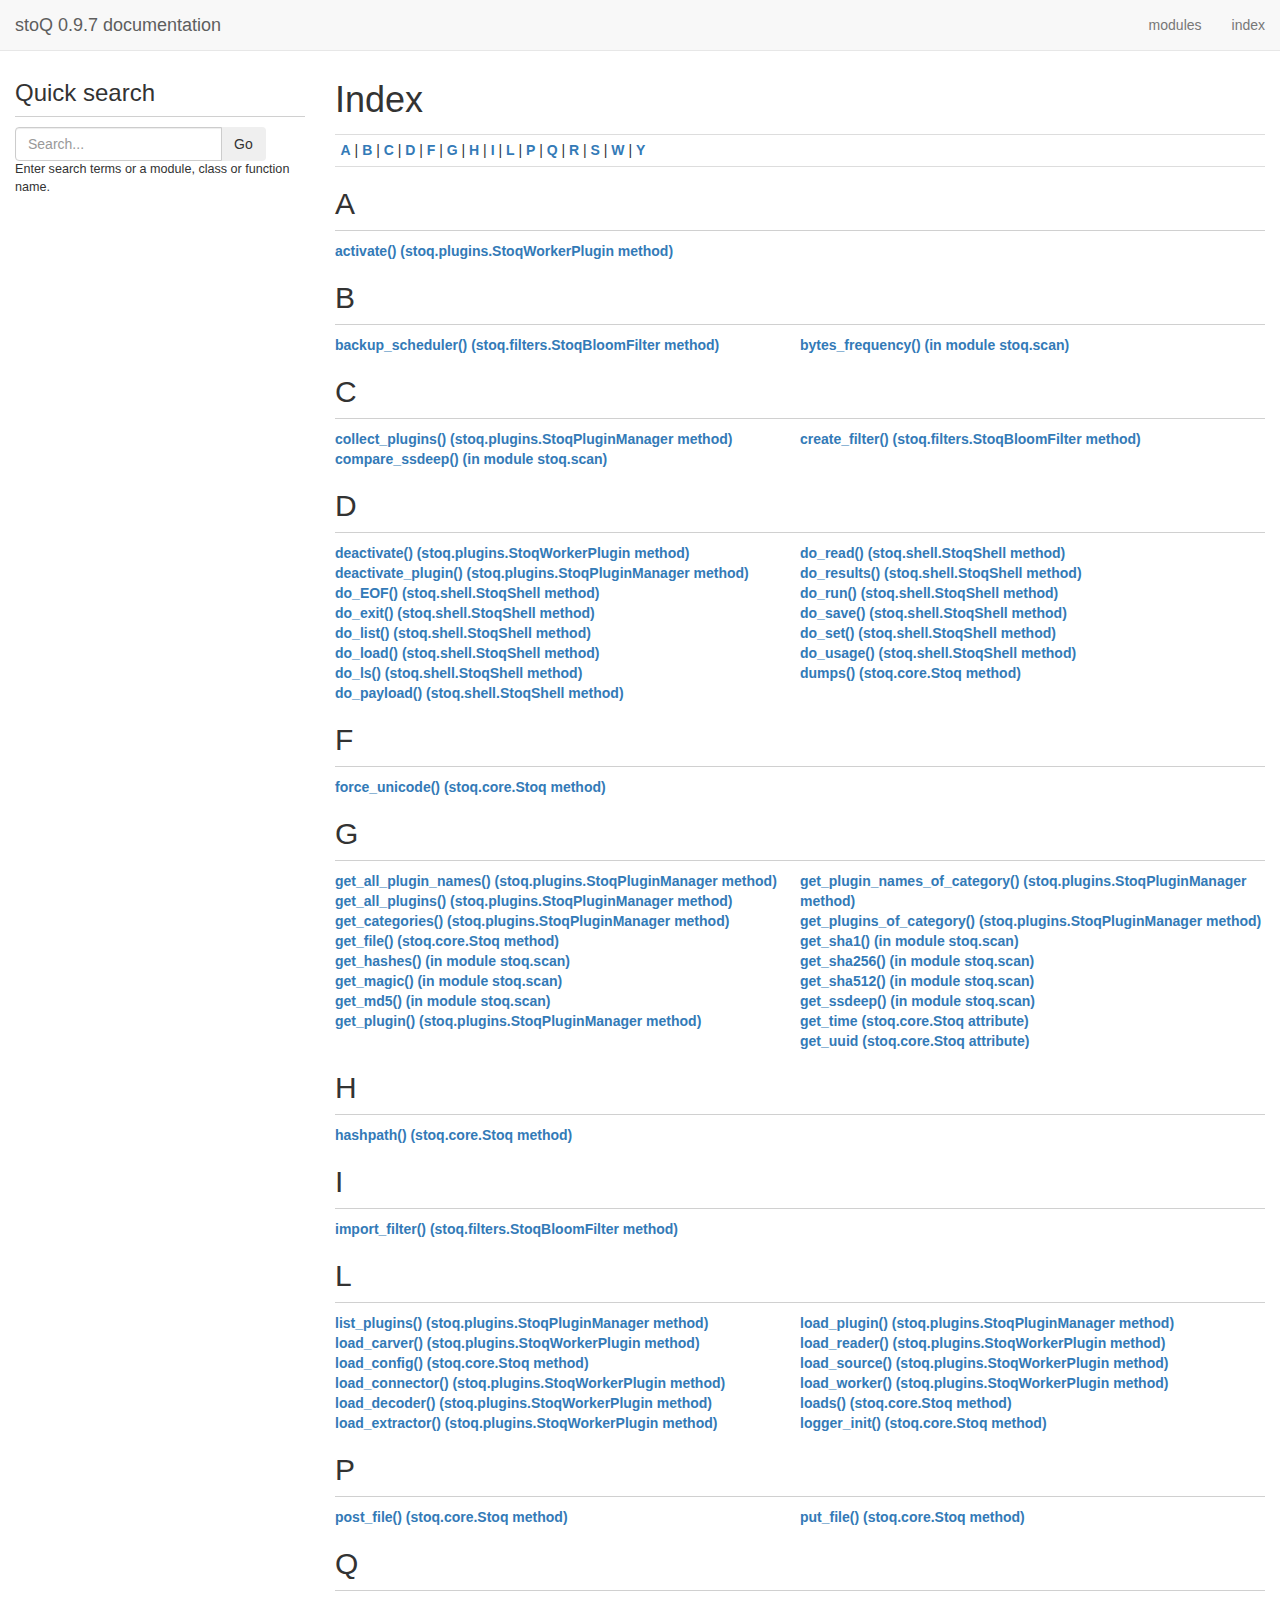
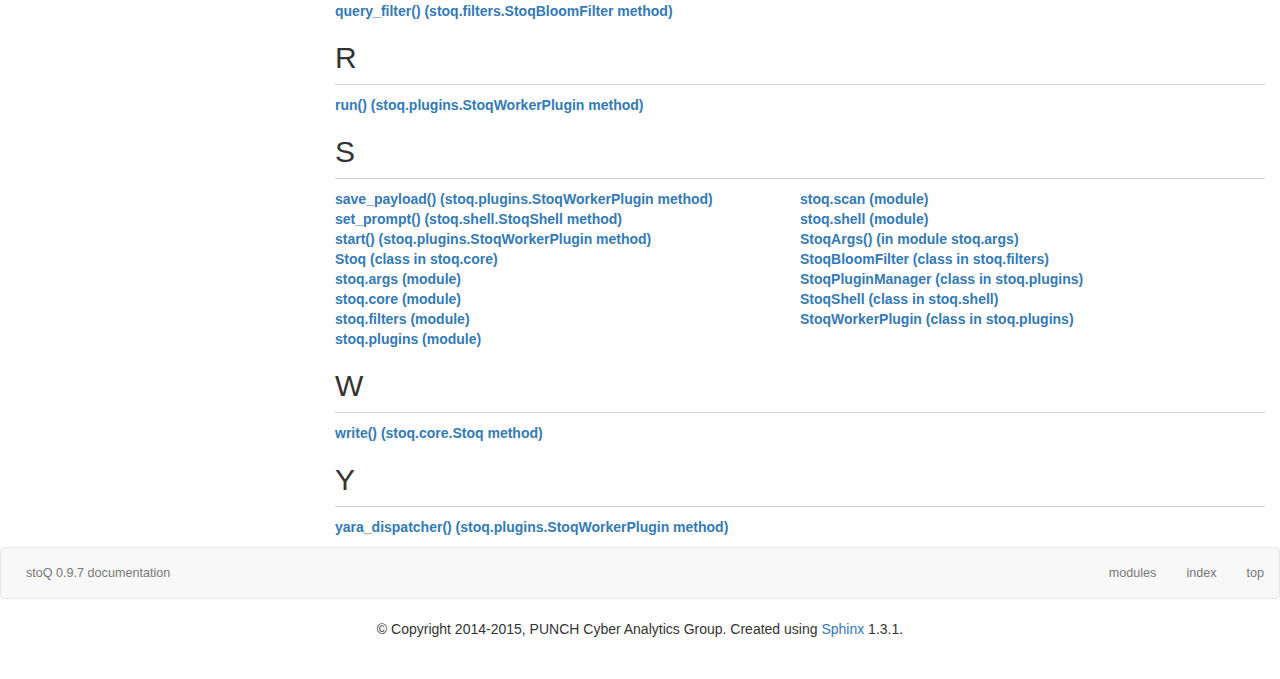
<file: docs/genindex.html>
<!DOCTYPE html>




<html lang="en">
  <head>
    <meta charset="utf-8" />
    
    <title>Index &mdash; stoQ 0.9.7 documentation</title>
    <meta name="description" content="">
    <meta name="author" content="">

    

<link rel="stylesheet" href="_static/css/basicstrap-base.css" type="text/css" />
<link rel="stylesheet" id="current-theme" href="_static/css/bootstrap3/bootstrap.min.css" type="text/css" />
<link rel="stylesheet" id="current-adjust-theme" type="text/css" />

<link rel="stylesheet" href="_static/css/font-awesome.min.css">

<style type="text/css">
  body {
    padding-top: 60px;
    padding-bottom: 40px;
  }
</style>

<link rel="stylesheet" href="_static/css/basicstrap.css" type="text/css" />
<link rel="stylesheet" href="_static/pygments.css" type="text/css" />
    
<script type="text/javascript">
  var DOCUMENTATION_OPTIONS = {
            URL_ROOT:    './',
            VERSION:     '0.9.7',
            COLLAPSE_INDEX: false,
            FILE_SUFFIX: '.html',
            HAS_SOURCE:  true
  };
</script>
    <script type="text/javascript" src="_static/js/jquery.min.js"></script>
    <script type="text/javascript" src="_static/underscore.js"></script>
    <script type="text/javascript" src="_static/doctools.js"></script>
    <script type="text/javascript" src="_static/js/bootstrap3.min.js"></script>
<script type="text/javascript" src="_static/js/jquery.cookie.min.js"></script>
<script type="text/javascript" src="_static/js/basicstrap.js"></script>
<script type="text/javascript">
</script>
    <link rel="top" title="stoQ 0.9.7 documentation" href="index.html" /> 
  </head>
  <body role="document">
    <div id="navbar-top" class="navbar navbar-fixed-top navbar-default" role="navigation" aria-label="top navigation">
      <div class="container-fluid">
        <div class="navbar-header">
          <button type="button" class="navbar-toggle" data-toggle="collapse" data-target=".navbar-collapse">
            <span class="sr-only">Toggle navigation</span>
            <span class="icon-bar"></span>
            <span class="icon-bar"></span>
            <span class="icon-bar"></span>
          </button>
          <a class="navbar-brand" href="index.html">stoQ 0.9.7 documentation</a>
        </div>
        <div class="navbar-collapse collapse">
          <ul class="nav navbar-nav navbar-right">

            
              <li><a href="py-modindex.html" title="Python Module Index" >modules </a></li>
              <li><a href="#" title="General Index" accesskey="I">index </a></li>
            

            <li class="visible-xs">
                <form class="search form-search form-inline navbar-form navbar-right sp-searchbox" action="search.html" method="get">
                  <div class="input-append input-group">
                    <input type="text" class="search-query form-control" name="q" placeholder="Search...">
                    <span class="input-group-btn">
                    <input type="submit" class="btn" value="Go" />
                    </span>
                  </div>
                  <input type="hidden" name="check_keywords" value="yes" />
                  <input type="hidden" name="area" value="default" />
                </form>
            </li>

            

          </ul>

        </div>
      </div>
    </div>
    

    <!-- container -->
    <div class="container-fluid">

      <!-- row -->
      <div class="row">
         
<div class="col-md-3 hidden-xs" id="sidebar-wrapper">
  <div class="sidebar hidden-xs" role="navigation" aria-label="main navigation">

   

<div id="searchbox" role="search">
  <h3>Quick search</h3>
  <form class="search form-inline" action="search.html" method="get">
      <div class="input-append input-group">
        <input type="text" class="search-query form-control" name="q" placeholder="Search...">
        <span class="input-group-btn">
        <input type="submit" class="btn" value="Go" />
        </span>
      </div>
      <input type="hidden" name="check_keywords" value="yes" />
      <input type="hidden" name="area" value="default" />
    </form>
    <p class="searchtip" style="font-size: 90%">
    Enter search terms or a module, class or function name.
    </p>
</div>
  </div>
</div> 
        

        <div class="col-md-9" id="content-wrapper">
          <div class="document" role="main">
            <div class="documentwrapper">
              <div class="bodywrapper">
                <div class="body">
                  

<h1 id="index">Index</h1>

<div class="genindex-jumpbox">
 <a href="#A"><strong>A</strong></a>
 | <a href="#B"><strong>B</strong></a>
 | <a href="#C"><strong>C</strong></a>
 | <a href="#D"><strong>D</strong></a>
 | <a href="#F"><strong>F</strong></a>
 | <a href="#G"><strong>G</strong></a>
 | <a href="#H"><strong>H</strong></a>
 | <a href="#I"><strong>I</strong></a>
 | <a href="#L"><strong>L</strong></a>
 | <a href="#P"><strong>P</strong></a>
 | <a href="#Q"><strong>Q</strong></a>
 | <a href="#R"><strong>R</strong></a>
 | <a href="#S"><strong>S</strong></a>
 | <a href="#W"><strong>W</strong></a>
 | <a href="#Y"><strong>Y</strong></a>
 
</div>
<h2 id="A">A</h2>
<table style="width: 100%" class="indextable genindextable"><tr>
  <td style="width: 33%" valign="top"><dl>
      
  <dt><a href="Plugins.html#stoq.plugins.StoqWorkerPlugin.activate">activate() (stoq.plugins.StoqWorkerPlugin method)</a>
  </dt>

  </dl></td>
</tr></table>

<h2 id="B">B</h2>
<table style="width: 100%" class="indextable genindextable"><tr>
  <td style="width: 33%" valign="top"><dl>
      
  <dt><a href="Filters.html#stoq.filters.StoqBloomFilter.backup_scheduler">backup_scheduler() (stoq.filters.StoqBloomFilter method)</a>
  </dt>

  </dl></td>
  <td style="width: 33%" valign="top"><dl>
      
  <dt><a href="Scan.html#stoq.scan.bytes_frequency">bytes_frequency() (in module stoq.scan)</a>
  </dt>

  </dl></td>
</tr></table>

<h2 id="C">C</h2>
<table style="width: 100%" class="indextable genindextable"><tr>
  <td style="width: 33%" valign="top"><dl>
      
  <dt><a href="Plugins.html#stoq.plugins.StoqPluginManager.collect_plugins">collect_plugins() (stoq.plugins.StoqPluginManager method)</a>
  </dt>

      
  <dt><a href="Scan.html#stoq.scan.compare_ssdeep">compare_ssdeep() (in module stoq.scan)</a>
  </dt>

  </dl></td>
  <td style="width: 33%" valign="top"><dl>
      
  <dt><a href="Filters.html#stoq.filters.StoqBloomFilter.create_filter">create_filter() (stoq.filters.StoqBloomFilter method)</a>
  </dt>

  </dl></td>
</tr></table>

<h2 id="D">D</h2>
<table style="width: 100%" class="indextable genindextable"><tr>
  <td style="width: 33%" valign="top"><dl>
      
  <dt><a href="Plugins.html#stoq.plugins.StoqWorkerPlugin.deactivate">deactivate() (stoq.plugins.StoqWorkerPlugin method)</a>
  </dt>

      
  <dt><a href="Plugins.html#stoq.plugins.StoqPluginManager.deactivate_plugin">deactivate_plugin() (stoq.plugins.StoqPluginManager method)</a>
  </dt>

      
  <dt><a href="Shell.html#stoq.shell.StoqShell.do_EOF">do_EOF() (stoq.shell.StoqShell method)</a>
  </dt>

      
  <dt><a href="Shell.html#stoq.shell.StoqShell.do_exit">do_exit() (stoq.shell.StoqShell method)</a>
  </dt>

      
  <dt><a href="Shell.html#stoq.shell.StoqShell.do_list">do_list() (stoq.shell.StoqShell method)</a>
  </dt>

      
  <dt><a href="Shell.html#stoq.shell.StoqShell.do_load">do_load() (stoq.shell.StoqShell method)</a>
  </dt>

      
  <dt><a href="Shell.html#stoq.shell.StoqShell.do_ls">do_ls() (stoq.shell.StoqShell method)</a>
  </dt>

      
  <dt><a href="Shell.html#stoq.shell.StoqShell.do_payload">do_payload() (stoq.shell.StoqShell method)</a>
  </dt>

  </dl></td>
  <td style="width: 33%" valign="top"><dl>
      
  <dt><a href="Shell.html#stoq.shell.StoqShell.do_read">do_read() (stoq.shell.StoqShell method)</a>
  </dt>

      
  <dt><a href="Shell.html#stoq.shell.StoqShell.do_results">do_results() (stoq.shell.StoqShell method)</a>
  </dt>

      
  <dt><a href="Shell.html#stoq.shell.StoqShell.do_run">do_run() (stoq.shell.StoqShell method)</a>
  </dt>

      
  <dt><a href="Shell.html#stoq.shell.StoqShell.do_save">do_save() (stoq.shell.StoqShell method)</a>
  </dt>

      
  <dt><a href="Shell.html#stoq.shell.StoqShell.do_set">do_set() (stoq.shell.StoqShell method)</a>
  </dt>

      
  <dt><a href="Shell.html#stoq.shell.StoqShell.do_usage">do_usage() (stoq.shell.StoqShell method)</a>
  </dt>

      
  <dt><a href="Stoq.html#stoq.core.Stoq.dumps">dumps() (stoq.core.Stoq method)</a>
  </dt>

  </dl></td>
</tr></table>

<h2 id="F">F</h2>
<table style="width: 100%" class="indextable genindextable"><tr>
  <td style="width: 33%" valign="top"><dl>
      
  <dt><a href="Stoq.html#stoq.core.Stoq.force_unicode">force_unicode() (stoq.core.Stoq method)</a>
  </dt>

  </dl></td>
</tr></table>

<h2 id="G">G</h2>
<table style="width: 100%" class="indextable genindextable"><tr>
  <td style="width: 33%" valign="top"><dl>
      
  <dt><a href="Plugins.html#stoq.plugins.StoqPluginManager.get_all_plugin_names">get_all_plugin_names() (stoq.plugins.StoqPluginManager method)</a>
  </dt>

      
  <dt><a href="Plugins.html#stoq.plugins.StoqPluginManager.get_all_plugins">get_all_plugins() (stoq.plugins.StoqPluginManager method)</a>
  </dt>

      
  <dt><a href="Plugins.html#stoq.plugins.StoqPluginManager.get_categories">get_categories() (stoq.plugins.StoqPluginManager method)</a>
  </dt>

      
  <dt><a href="Stoq.html#stoq.core.Stoq.get_file">get_file() (stoq.core.Stoq method)</a>
  </dt>

      
  <dt><a href="Scan.html#stoq.scan.get_hashes">get_hashes() (in module stoq.scan)</a>
  </dt>

      
  <dt><a href="Scan.html#stoq.scan.get_magic">get_magic() (in module stoq.scan)</a>
  </dt>

      
  <dt><a href="Scan.html#stoq.scan.get_md5">get_md5() (in module stoq.scan)</a>
  </dt>

      
  <dt><a href="Plugins.html#stoq.plugins.StoqPluginManager.get_plugin">get_plugin() (stoq.plugins.StoqPluginManager method)</a>
  </dt>

  </dl></td>
  <td style="width: 33%" valign="top"><dl>
      
  <dt><a href="Plugins.html#stoq.plugins.StoqPluginManager.get_plugin_names_of_category">get_plugin_names_of_category() (stoq.plugins.StoqPluginManager method)</a>
  </dt>

      
  <dt><a href="Plugins.html#stoq.plugins.StoqPluginManager.get_plugins_of_category">get_plugins_of_category() (stoq.plugins.StoqPluginManager method)</a>
  </dt>

      
  <dt><a href="Scan.html#stoq.scan.get_sha1">get_sha1() (in module stoq.scan)</a>
  </dt>

      
  <dt><a href="Scan.html#stoq.scan.get_sha256">get_sha256() (in module stoq.scan)</a>
  </dt>

      
  <dt><a href="Scan.html#stoq.scan.get_sha512">get_sha512() (in module stoq.scan)</a>
  </dt>

      
  <dt><a href="Scan.html#stoq.scan.get_ssdeep">get_ssdeep() (in module stoq.scan)</a>
  </dt>

      
  <dt><a href="Stoq.html#stoq.core.Stoq.get_time">get_time (stoq.core.Stoq attribute)</a>
  </dt>

      
  <dt><a href="Stoq.html#stoq.core.Stoq.get_uuid">get_uuid (stoq.core.Stoq attribute)</a>
  </dt>

  </dl></td>
</tr></table>

<h2 id="H">H</h2>
<table style="width: 100%" class="indextable genindextable"><tr>
  <td style="width: 33%" valign="top"><dl>
      
  <dt><a href="Stoq.html#stoq.core.Stoq.hashpath">hashpath() (stoq.core.Stoq method)</a>
  </dt>

  </dl></td>
</tr></table>

<h2 id="I">I</h2>
<table style="width: 100%" class="indextable genindextable"><tr>
  <td style="width: 33%" valign="top"><dl>
      
  <dt><a href="Filters.html#stoq.filters.StoqBloomFilter.import_filter">import_filter() (stoq.filters.StoqBloomFilter method)</a>
  </dt>

  </dl></td>
</tr></table>

<h2 id="L">L</h2>
<table style="width: 100%" class="indextable genindextable"><tr>
  <td style="width: 33%" valign="top"><dl>
      
  <dt><a href="Plugins.html#stoq.plugins.StoqPluginManager.list_plugins">list_plugins() (stoq.plugins.StoqPluginManager method)</a>
  </dt>

      
  <dt><a href="Plugins.html#stoq.plugins.StoqWorkerPlugin.load_carver">load_carver() (stoq.plugins.StoqWorkerPlugin method)</a>
  </dt>

      
  <dt><a href="Stoq.html#stoq.core.Stoq.load_config">load_config() (stoq.core.Stoq method)</a>
  </dt>

      
  <dt><a href="Plugins.html#stoq.plugins.StoqWorkerPlugin.load_connector">load_connector() (stoq.plugins.StoqWorkerPlugin method)</a>
  </dt>

      
  <dt><a href="Plugins.html#stoq.plugins.StoqWorkerPlugin.load_decoder">load_decoder() (stoq.plugins.StoqWorkerPlugin method)</a>
  </dt>

      
  <dt><a href="Plugins.html#stoq.plugins.StoqWorkerPlugin.load_extractor">load_extractor() (stoq.plugins.StoqWorkerPlugin method)</a>
  </dt>

  </dl></td>
  <td style="width: 33%" valign="top"><dl>
      
  <dt><a href="Plugins.html#stoq.plugins.StoqPluginManager.load_plugin">load_plugin() (stoq.plugins.StoqPluginManager method)</a>
  </dt>

      
  <dt><a href="Plugins.html#stoq.plugins.StoqWorkerPlugin.load_reader">load_reader() (stoq.plugins.StoqWorkerPlugin method)</a>
  </dt>

      
  <dt><a href="Plugins.html#stoq.plugins.StoqWorkerPlugin.load_source">load_source() (stoq.plugins.StoqWorkerPlugin method)</a>
  </dt>

      
  <dt><a href="Plugins.html#stoq.plugins.StoqWorkerPlugin.load_worker">load_worker() (stoq.plugins.StoqWorkerPlugin method)</a>
  </dt>

      
  <dt><a href="Stoq.html#stoq.core.Stoq.loads">loads() (stoq.core.Stoq method)</a>
  </dt>

      
  <dt><a href="Stoq.html#stoq.core.Stoq.logger_init">logger_init() (stoq.core.Stoq method)</a>
  </dt>

  </dl></td>
</tr></table>

<h2 id="P">P</h2>
<table style="width: 100%" class="indextable genindextable"><tr>
  <td style="width: 33%" valign="top"><dl>
      
  <dt><a href="Stoq.html#stoq.core.Stoq.post_file">post_file() (stoq.core.Stoq method)</a>
  </dt>

  </dl></td>
  <td style="width: 33%" valign="top"><dl>
      
  <dt><a href="Stoq.html#stoq.core.Stoq.put_file">put_file() (stoq.core.Stoq method)</a>
  </dt>

  </dl></td>
</tr></table>

<h2 id="Q">Q</h2>
<table style="width: 100%" class="indextable genindextable"><tr>
  <td style="width: 33%" valign="top"><dl>
      
  <dt><a href="Filters.html#stoq.filters.StoqBloomFilter.query_filter">query_filter() (stoq.filters.StoqBloomFilter method)</a>
  </dt>

  </dl></td>
</tr></table>

<h2 id="R">R</h2>
<table style="width: 100%" class="indextable genindextable"><tr>
  <td style="width: 33%" valign="top"><dl>
      
  <dt><a href="Plugins.html#stoq.plugins.StoqWorkerPlugin.run">run() (stoq.plugins.StoqWorkerPlugin method)</a>
  </dt>

  </dl></td>
</tr></table>

<h2 id="S">S</h2>
<table style="width: 100%" class="indextable genindextable"><tr>
  <td style="width: 33%" valign="top"><dl>
      
  <dt><a href="Plugins.html#stoq.plugins.StoqWorkerPlugin.save_payload">save_payload() (stoq.plugins.StoqWorkerPlugin method)</a>
  </dt>

      
  <dt><a href="Shell.html#stoq.shell.StoqShell.set_prompt">set_prompt() (stoq.shell.StoqShell method)</a>
  </dt>

      
  <dt><a href="Plugins.html#stoq.plugins.StoqWorkerPlugin.start">start() (stoq.plugins.StoqWorkerPlugin method)</a>
  </dt>

      
  <dt><a href="Stoq.html#stoq.core.Stoq">Stoq (class in stoq.core)</a>
  </dt>

      
  <dt><a href="Args.html#module-stoq.args">stoq.args (module)</a>
  </dt>

      
  <dt><a href="Stoq.html#module-stoq.core">stoq.core (module)</a>
  </dt>

      
  <dt><a href="Filters.html#module-stoq.filters">stoq.filters (module)</a>
  </dt>

      
  <dt><a href="Plugins.html#module-stoq.plugins">stoq.plugins (module)</a>
  </dt>

  </dl></td>
  <td style="width: 33%" valign="top"><dl>
      
  <dt><a href="Scan.html#module-stoq.scan">stoq.scan (module)</a>
  </dt>

      
  <dt><a href="Shell.html#module-stoq.shell">stoq.shell (module)</a>
  </dt>

      
  <dt><a href="Args.html#stoq.args.StoqArgs">StoqArgs() (in module stoq.args)</a>
  </dt>

      
  <dt><a href="Filters.html#stoq.filters.StoqBloomFilter">StoqBloomFilter (class in stoq.filters)</a>
  </dt>

      
  <dt><a href="Plugins.html#stoq.plugins.StoqPluginManager">StoqPluginManager (class in stoq.plugins)</a>
  </dt>

      
  <dt><a href="Shell.html#stoq.shell.StoqShell">StoqShell (class in stoq.shell)</a>
  </dt>

      
  <dt><a href="Plugins.html#stoq.plugins.StoqWorkerPlugin">StoqWorkerPlugin (class in stoq.plugins)</a>
  </dt>

  </dl></td>
</tr></table>

<h2 id="W">W</h2>
<table style="width: 100%" class="indextable genindextable"><tr>
  <td style="width: 33%" valign="top"><dl>
      
  <dt><a href="Stoq.html#stoq.core.Stoq.write">write() (stoq.core.Stoq method)</a>
  </dt>

  </dl></td>
</tr></table>

<h2 id="Y">Y</h2>
<table style="width: 100%" class="indextable genindextable"><tr>
  <td style="width: 33%" valign="top"><dl>
      
  <dt><a href="Plugins.html#stoq.plugins.StoqWorkerPlugin.yara_dispatcher">yara_dispatcher() (stoq.plugins.StoqWorkerPlugin method)</a>
  </dt>

  </dl></td>
</tr></table>



                </div>
              </div>
            </div>
          </div>
        </div>
        
        
      </div><!-- /row -->

      <!-- row -->
      <div class="row footer-relbar">
<div id="navbar-related" class=" related navbar navbar-default" role="navigation" aria-label="related navigation">
  <div class="navbar-inner">
    <ul class="nav navbar-nav ">
        <li><a href="index.html">stoQ 0.9.7 documentation</a></li>
    </ul>
<ul class="nav navbar-nav pull-right hidden-xs hidden-sm">
      
        <li><a href="py-modindex.html" title="Python Module Index" >modules</a></li>
        <li><a href="#" title="General Index" >index</a></li>
        <li><a href="#">top</a></li> 
      
    </ul>
  </div>
</div>
      </div><!-- /row -->

      <!-- footer -->
      <footer role="contentinfo">
          &copy; Copyright 2014-2015, PUNCH Cyber Analytics Group.
        Created using <a href="http://sphinx.pocoo.org/">Sphinx</a> 1.3.1.
      </footer>
      <!-- /footer -->

    </div>
    <!-- /container -->

  </body>
</html>
</file>
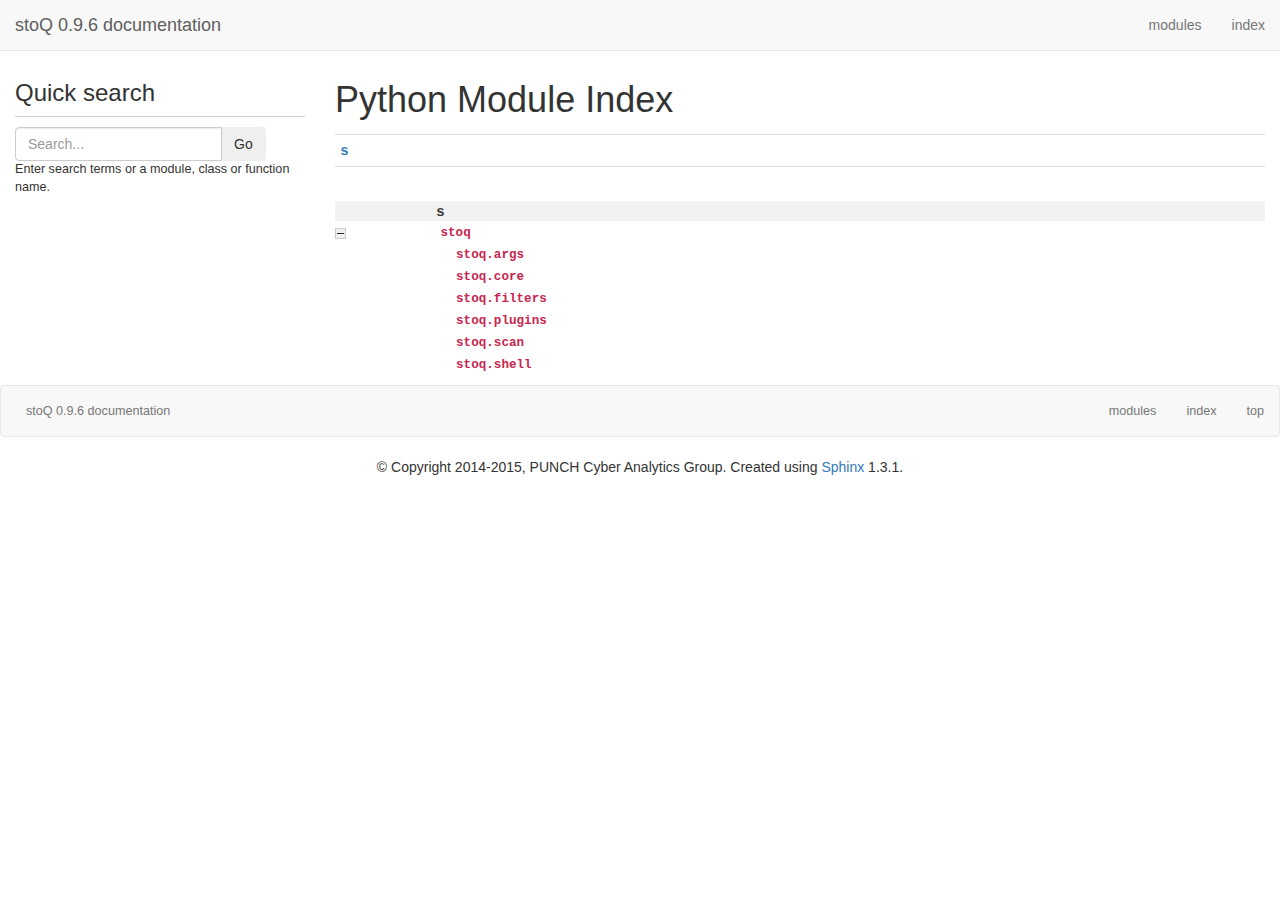
<file: docs/py-modindex.html>
<!DOCTYPE html>




<html lang="en">
  <head>
    <meta charset="utf-8" />
    
    <title>Python Module Index &mdash; stoQ 0.9.6 documentation</title>
    <meta name="description" content="">
    <meta name="author" content="">

    

<link rel="stylesheet" href="_static/css/basicstrap-base.css" type="text/css" />
<link rel="stylesheet" id="current-theme" href="_static/css/bootstrap3/bootstrap.min.css" type="text/css" />
<link rel="stylesheet" id="current-adjust-theme" type="text/css" />

<link rel="stylesheet" href="_static/css/font-awesome.min.css">

<style type="text/css">
  body {
    padding-top: 60px;
    padding-bottom: 40px;
  }
</style>

<link rel="stylesheet" href="_static/css/basicstrap.css" type="text/css" />
<link rel="stylesheet" href="_static/pygments.css" type="text/css" />
    
<script type="text/javascript">
  var DOCUMENTATION_OPTIONS = {
            URL_ROOT:    './',
            VERSION:     '0.9.6',
            COLLAPSE_INDEX: false,
            FILE_SUFFIX: '.html',
            HAS_SOURCE:  true
  };
</script>
    <script type="text/javascript" src="_static/js/jquery.min.js"></script>
    <script type="text/javascript" src="_static/underscore.js"></script>
    <script type="text/javascript" src="_static/doctools.js"></script>
    <script type="text/javascript" src="_static/js/bootstrap3.min.js"></script>
<script type="text/javascript" src="_static/js/jquery.cookie.min.js"></script>
<script type="text/javascript" src="_static/js/basicstrap.js"></script>
<script type="text/javascript">
</script>
    <link rel="top" title="stoQ 0.9.6 documentation" href="index.html" />
 


  </head>
  <body role="document">
    <div id="navbar-top" class="navbar navbar-fixed-top navbar-default" role="navigation" aria-label="top navigation">
      <div class="container-fluid">
        <div class="navbar-header">
          <button type="button" class="navbar-toggle" data-toggle="collapse" data-target=".navbar-collapse">
            <span class="sr-only">Toggle navigation</span>
            <span class="icon-bar"></span>
            <span class="icon-bar"></span>
            <span class="icon-bar"></span>
          </button>
          <a class="navbar-brand" href="index.html">stoQ 0.9.6 documentation</a>
        </div>
        <div class="navbar-collapse collapse">
          <ul class="nav navbar-nav navbar-right">

            
              <li><a href="#" title="Python Module Index" >modules </a></li>
              <li><a href="genindex.html" title="General Index" accesskey="I">index </a></li>
            

            <li class="visible-xs">
                <form class="search form-search form-inline navbar-form navbar-right sp-searchbox" action="search.html" method="get">
                  <div class="input-append input-group">
                    <input type="text" class="search-query form-control" name="q" placeholder="Search...">
                    <span class="input-group-btn">
                    <input type="submit" class="btn" value="Go" />
                    </span>
                  </div>
                  <input type="hidden" name="check_keywords" value="yes" />
                  <input type="hidden" name="area" value="default" />
                </form>
            </li>

            

          </ul>

        </div>
      </div>
    </div>
    

    <!-- container -->
    <div class="container-fluid">

      <!-- row -->
      <div class="row">
         
<div class="col-md-3 hidden-xs" id="sidebar-wrapper">
  <div class="sidebar hidden-xs" role="navigation" aria-label="main navigation">
<div id="searchbox" role="search">
  <h3>Quick search</h3>
  <form class="search form-inline" action="search.html" method="get">
      <div class="input-append input-group">
        <input type="text" class="search-query form-control" name="q" placeholder="Search...">
        <span class="input-group-btn">
        <input type="submit" class="btn" value="Go" />
        </span>
      </div>
      <input type="hidden" name="check_keywords" value="yes" />
      <input type="hidden" name="area" value="default" />
    </form>
    <p class="searchtip" style="font-size: 90%">
    Enter search terms or a module, class or function name.
    </p>
</div>
  </div>
</div> 
        

        <div class="col-md-9" id="content-wrapper">
          <div class="document" role="main">
            <div class="documentwrapper">
              <div class="bodywrapper">
                <div class="body">
                  

   <h1>Python Module Index</h1>

   <div class="modindex-jumpbox">
   <a href="#cap-s"><strong>s</strong></a>
   </div>

   <table class="indextable modindextable" cellspacing="0" cellpadding="2">
     <tr class="pcap"><td></td><td>&nbsp;</td><td></td></tr>
     <tr class="cap" id="cap-s"><td></td><td>
       <strong>s</strong></td><td></td></tr>
     <tr>
       <td><img src="_static/minus.png" class="toggler"
              id="toggle-1" style="display: none" alt="-" /></td>
       <td>
       <code class="xref">stoq</code></td><td>
       <em></em></td></tr>
     <tr class="cg-1">
       <td></td>
       <td>&nbsp;&nbsp;&nbsp;
       <a href="Args.html#module-stoq.args"><code class="xref">stoq.args</code></a></td><td>
       <em></em></td></tr>
     <tr class="cg-1">
       <td></td>
       <td>&nbsp;&nbsp;&nbsp;
       <a href="Stoq.html#module-stoq.core"><code class="xref">stoq.core</code></a></td><td>
       <em></em></td></tr>
     <tr class="cg-1">
       <td></td>
       <td>&nbsp;&nbsp;&nbsp;
       <a href="Filters.html#module-stoq.filters"><code class="xref">stoq.filters</code></a></td><td>
       <em></em></td></tr>
     <tr class="cg-1">
       <td></td>
       <td>&nbsp;&nbsp;&nbsp;
       <a href="Plugins.html#module-stoq.plugins"><code class="xref">stoq.plugins</code></a></td><td>
       <em></em></td></tr>
     <tr class="cg-1">
       <td></td>
       <td>&nbsp;&nbsp;&nbsp;
       <a href="Scan.html#module-stoq.scan"><code class="xref">stoq.scan</code></a></td><td>
       <em></em></td></tr>
     <tr class="cg-1">
       <td></td>
       <td>&nbsp;&nbsp;&nbsp;
       <a href="Shell.html#module-stoq.shell"><code class="xref">stoq.shell</code></a></td><td>
       <em></em></td></tr>
   </table>


                </div>
              </div>
            </div>
          </div>
        </div>
        
        
      </div><!-- /row -->

      <!-- row -->
      <div class="row footer-relbar">
<div id="navbar-related" class=" related navbar navbar-default" role="navigation" aria-label="related navigation">
  <div class="navbar-inner">
    <ul class="nav navbar-nav ">
        <li><a href="index.html">stoQ 0.9.6 documentation</a></li>
    </ul>
<ul class="nav navbar-nav pull-right hidden-xs hidden-sm">
      
        <li><a href="#" title="Python Module Index" >modules</a></li>
        <li><a href="genindex.html" title="General Index" >index</a></li>
        <li><a href="#">top</a></li> 
      
    </ul>
  </div>
</div>
      </div><!-- /row -->

      <!-- footer -->
      <footer role="contentinfo">
          &copy; Copyright 2014-2015, PUNCH Cyber Analytics Group.
        Created using <a href="http://sphinx.pocoo.org/">Sphinx</a> 1.3.1.
      </footer>
      <!-- /footer -->

    </div>
    <!-- /container -->

  </body>
</html>
</file>
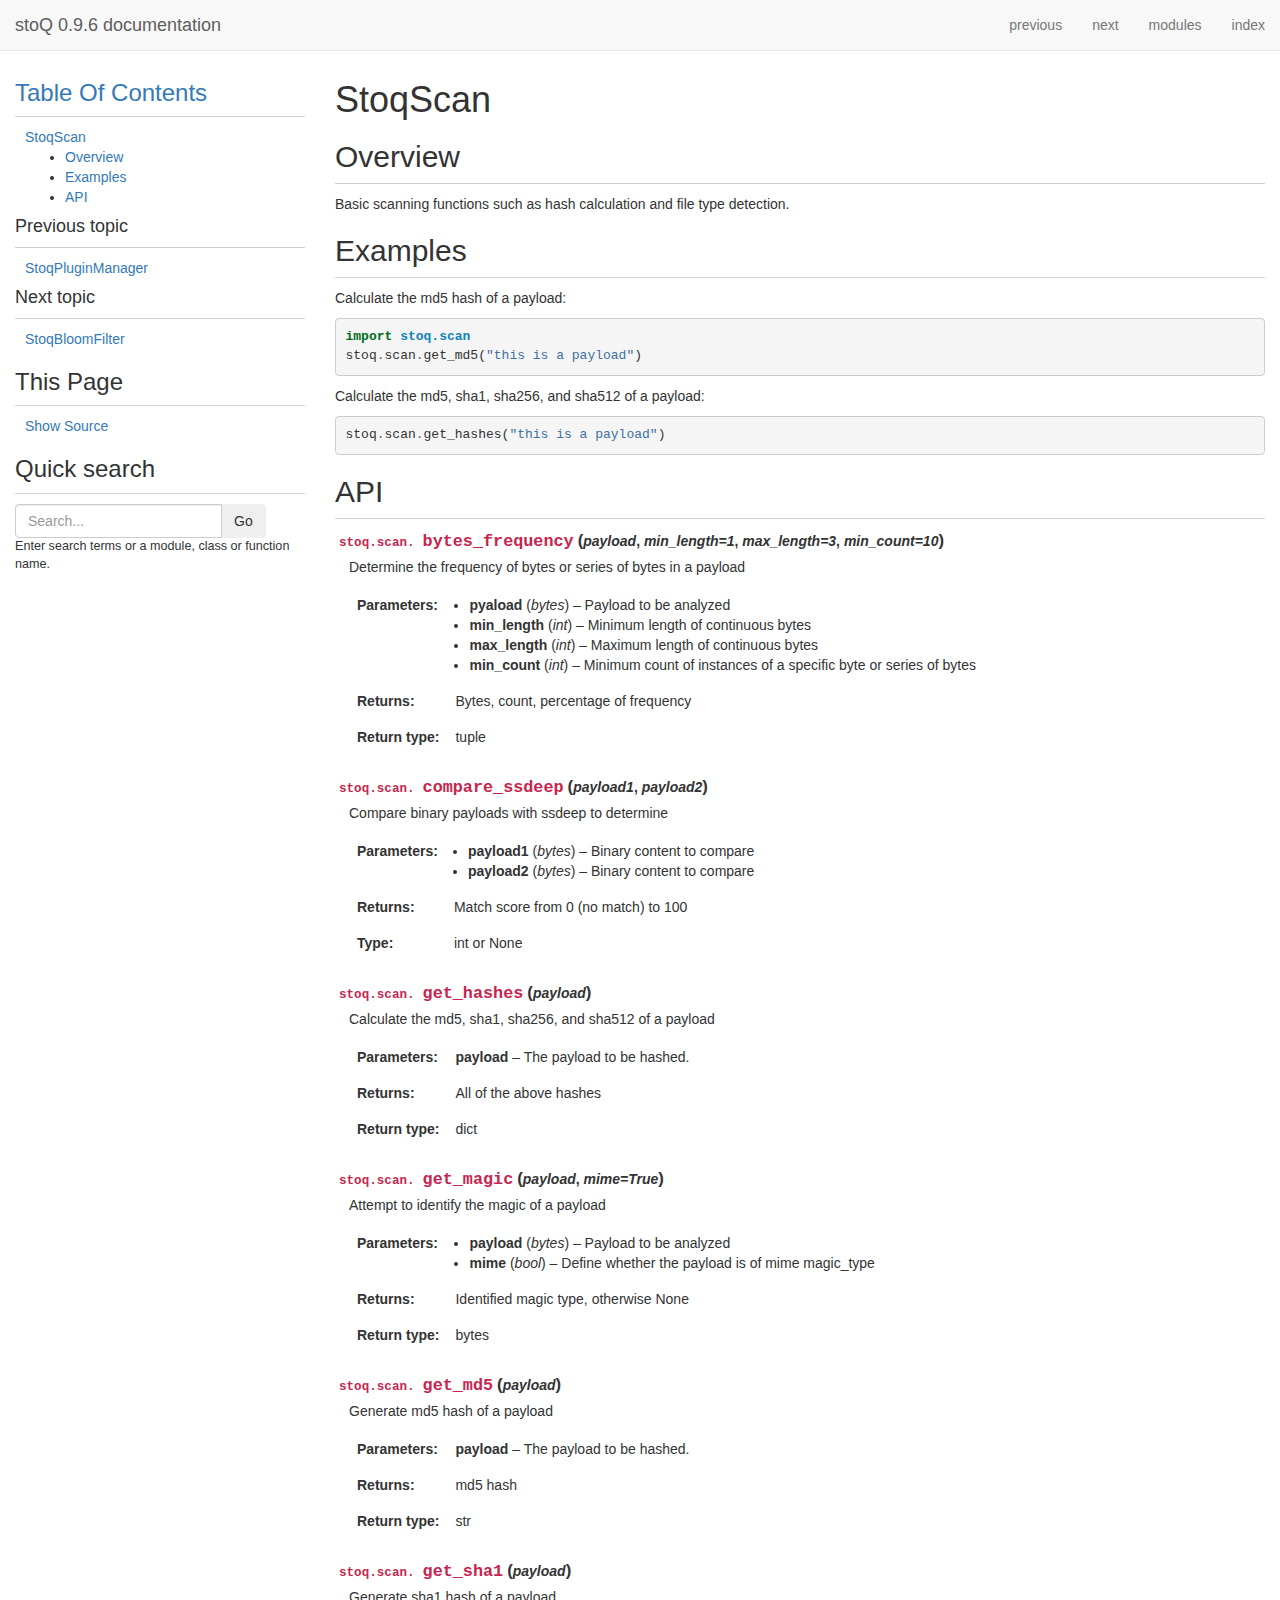
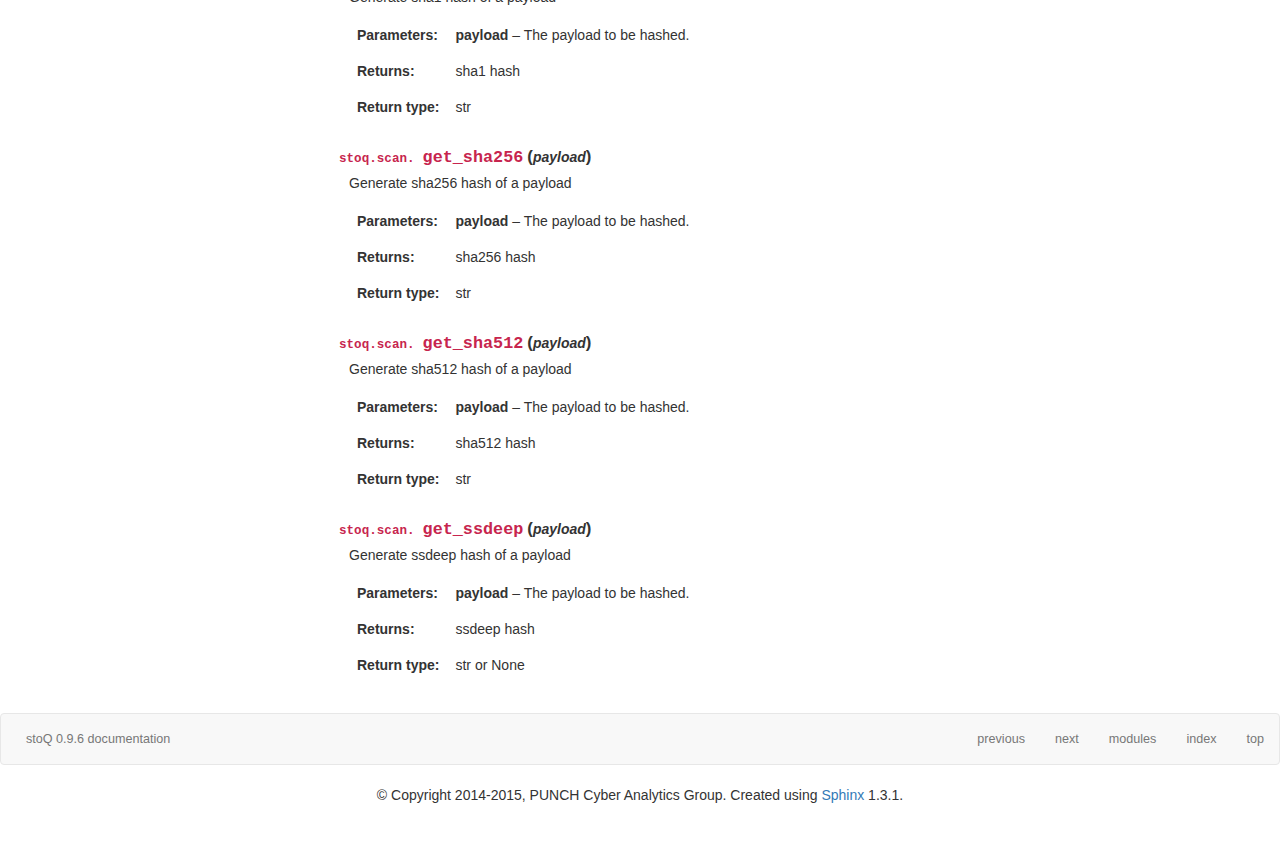
<file: docs/Scan.html>
<!DOCTYPE html>




<html lang="en">
  <head>
    <meta charset="utf-8" />
    
    <title>StoqScan &mdash; stoQ 0.9.6 documentation</title>
    <meta name="description" content="">
    <meta name="author" content="">

    

<link rel="stylesheet" href="_static/css/basicstrap-base.css" type="text/css" />
<link rel="stylesheet" id="current-theme" href="_static/css/bootstrap3/bootstrap.min.css" type="text/css" />
<link rel="stylesheet" id="current-adjust-theme" type="text/css" />

<link rel="stylesheet" href="_static/css/font-awesome.min.css">

<style type="text/css">
  body {
    padding-top: 60px;
    padding-bottom: 40px;
  }
</style>

<link rel="stylesheet" href="_static/css/basicstrap.css" type="text/css" />
<link rel="stylesheet" href="_static/pygments.css" type="text/css" />
    
<script type="text/javascript">
  var DOCUMENTATION_OPTIONS = {
            URL_ROOT:    './',
            VERSION:     '0.9.6',
            COLLAPSE_INDEX: false,
            FILE_SUFFIX: '.html',
            HAS_SOURCE:  true
  };
</script>
    <script type="text/javascript" src="_static/js/jquery.min.js"></script>
    <script type="text/javascript" src="_static/underscore.js"></script>
    <script type="text/javascript" src="_static/doctools.js"></script>
    <script type="text/javascript" src="_static/js/bootstrap3.min.js"></script>
<script type="text/javascript" src="_static/js/jquery.cookie.min.js"></script>
<script type="text/javascript" src="_static/js/basicstrap.js"></script>
<script type="text/javascript">
</script>
    <link rel="top" title="stoQ 0.9.6 documentation" href="index.html" />
    <link rel="next" title="StoqBloomFilter" href="Filters.html" />
    <link rel="prev" title="StoqPluginManager" href="Plugins.html" /> 
  </head>
  <body role="document">
    <div id="navbar-top" class="navbar navbar-fixed-top navbar-default" role="navigation" aria-label="top navigation">
      <div class="container-fluid">
        <div class="navbar-header">
          <button type="button" class="navbar-toggle" data-toggle="collapse" data-target=".navbar-collapse">
            <span class="sr-only">Toggle navigation</span>
            <span class="icon-bar"></span>
            <span class="icon-bar"></span>
            <span class="icon-bar"></span>
          </button>
          <a class="navbar-brand" href="index.html">stoQ 0.9.6 documentation</a>
        </div>
        <div class="navbar-collapse collapse">
          <ul class="nav navbar-nav navbar-right">
              <li class="dropdown visible-xs">
                <a role="button" id="localToc" data-toggle="dropdown" data-target="#" href="#">Table Of Contents <b class="caret"></b></a>
                <ul class="dropdown-menu localtoc sp-localtoc" role="menu" aria-labelledby="localToc">
                <ul>
<li><a class="reference internal" href="#">StoqScan</a><ul>
<li><a class="reference internal" href="#overview">Overview</a></li>
<li><a class="reference internal" href="#examples">Examples</a></li>
<li><a class="reference internal" href="#api">API</a></li>
</ul>
</li>
</ul>

                </ul>
              </li>

            
              <li><a href="Plugins.html" title="StoqPluginManager" accesskey="P">previous </a></li>
              <li><a href="Filters.html" title="StoqBloomFilter" accesskey="N">next </a></li>
              <li><a href="py-modindex.html" title="Python Module Index" >modules </a></li>
              <li><a href="genindex.html" title="General Index" accesskey="I">index </a></li>
            
            <li class="visible-xs"><a href="_sources/Scan.txt" rel="nofollow">Show Source</a></li>

            <li class="visible-xs">
                <form class="search form-search form-inline navbar-form navbar-right sp-searchbox" action="search.html" method="get">
                  <div class="input-append input-group">
                    <input type="text" class="search-query form-control" name="q" placeholder="Search...">
                    <span class="input-group-btn">
                    <input type="submit" class="btn" value="Go" />
                    </span>
                  </div>
                  <input type="hidden" name="check_keywords" value="yes" />
                  <input type="hidden" name="area" value="default" />
                </form>
            </li>

            

          </ul>

        </div>
      </div>
    </div>
    

    <!-- container -->
    <div class="container-fluid">

      <!-- row -->
      <div class="row">
         
<div class="col-md-3 hidden-xs" id="sidebar-wrapper">
  <div class="sidebar hidden-xs" role="navigation" aria-label="main navigation">
  <h3><a href="index.html">Table Of Contents</a></h3>
  <ul>
<li><a class="reference internal" href="#">StoqScan</a><ul>
<li><a class="reference internal" href="#overview">Overview</a></li>
<li><a class="reference internal" href="#examples">Examples</a></li>
<li><a class="reference internal" href="#api">API</a></li>
</ul>
</li>
</ul>

  <h4>Previous topic</h4>
  <p class="topless"><a href="Plugins.html"
                        title="previous chapter">StoqPluginManager</a></p>
  <h4>Next topic</h4>
  <p class="topless"><a href="Filters.html"
                        title="next chapter">StoqBloomFilter</a></p>
  <div role="note" aria-label="source link">
    <h3>This Page</h3>
    <ul class="this-page-menu">
      <li><a href="_sources/Scan.txt"
            rel="nofollow">Show Source</a></li>
    </ul>
   </div>
<div id="searchbox" role="search">
  <h3>Quick search</h3>
  <form class="search form-inline" action="search.html" method="get">
      <div class="input-append input-group">
        <input type="text" class="search-query form-control" name="q" placeholder="Search...">
        <span class="input-group-btn">
        <input type="submit" class="btn" value="Go" />
        </span>
      </div>
      <input type="hidden" name="check_keywords" value="yes" />
      <input type="hidden" name="area" value="default" />
    </form>
    <p class="searchtip" style="font-size: 90%">
    Enter search terms or a module, class or function name.
    </p>
</div>
  </div>
</div> 
        

        <div class="col-md-9" id="content-wrapper">
          <div class="document" role="main">
            <div class="documentwrapper">
              <div class="bodywrapper">
                <div class="body">
                  
  <div class="section" id="stoqscan">
<h1>StoqScan<a class="headerlink" href="#stoqscan" title="Permalink to this headline">¶</a></h1>
<span class="target" id="module-stoq.scan"></span><div class="section" id="overview">
<h2>Overview<a class="headerlink" href="#overview" title="Permalink to this headline">¶</a></h2>
<p>Basic scanning functions such as hash calculation and file type detection.</p>
</div>
<div class="section" id="examples">
<h2>Examples<a class="headerlink" href="#examples" title="Permalink to this headline">¶</a></h2>
<p>Calculate the md5 hash of a payload:</p>
<div class="highlight-python"><div class="highlight"><pre><span class="kn">import</span> <span class="nn">stoq.scan</span>
<span class="n">stoq</span><span class="o">.</span><span class="n">scan</span><span class="o">.</span><span class="n">get_md5</span><span class="p">(</span><span class="s">&quot;this is a payload&quot;</span><span class="p">)</span>
</pre></div>
</div>
<p>Calculate the md5, sha1, sha256, and sha512 of a payload:</p>
<div class="highlight-python"><div class="highlight"><pre><span class="n">stoq</span><span class="o">.</span><span class="n">scan</span><span class="o">.</span><span class="n">get_hashes</span><span class="p">(</span><span class="s">&quot;this is a payload&quot;</span><span class="p">)</span>
</pre></div>
</div>
</div>
<div class="section" id="api">
<h2>API<a class="headerlink" href="#api" title="Permalink to this headline">¶</a></h2>
<dl class="function">
<dt id="stoq.scan.bytes_frequency">
<code class="descclassname">stoq.scan.</code><code class="descname">bytes_frequency</code><span class="sig-paren">(</span><em>payload</em>, <em>min_length=1</em>, <em>max_length=3</em>, <em>min_count=10</em><span class="sig-paren">)</span><a class="headerlink" href="#stoq.scan.bytes_frequency" title="Permalink to this definition">¶</a></dt>
<dd><p>Determine the frequency of bytes or series of bytes in a payload</p>
<table class="docutils field-list" frame="void" rules="none">
<col class="field-name" />
<col class="field-body" />
<tbody valign="top">
<tr class="field-odd field"><th class="field-name">Parameters:</th><td class="field-body"><ul class="first simple">
<li><strong>pyaload</strong> (<em>bytes</em>) &#8211; Payload to be analyzed</li>
<li><strong>min_length</strong> (<em>int</em>) &#8211; Minimum length of continuous bytes</li>
<li><strong>max_length</strong> (<em>int</em>) &#8211; Maximum length of continuous bytes</li>
<li><strong>min_count</strong> (<em>int</em>) &#8211; Minimum count of instances of a specific byte or
series of bytes</li>
</ul>
</td>
</tr>
<tr class="field-even field"><th class="field-name">Returns:</th><td class="field-body"><p class="first">Bytes, count, percentage of frequency</p>
</td>
</tr>
<tr class="field-odd field"><th class="field-name">Return type:</th><td class="field-body"><p class="first last">tuple</p>
</td>
</tr>
</tbody>
</table>
</dd></dl>

<dl class="function">
<dt id="stoq.scan.compare_ssdeep">
<code class="descclassname">stoq.scan.</code><code class="descname">compare_ssdeep</code><span class="sig-paren">(</span><em>payload1</em>, <em>payload2</em><span class="sig-paren">)</span><a class="headerlink" href="#stoq.scan.compare_ssdeep" title="Permalink to this definition">¶</a></dt>
<dd><p>Compare binary payloads with ssdeep to determine</p>
<table class="docutils field-list" frame="void" rules="none">
<col class="field-name" />
<col class="field-body" />
<tbody valign="top">
<tr class="field-odd field"><th class="field-name">Parameters:</th><td class="field-body"><ul class="first simple">
<li><strong>payload1</strong> (<em>bytes</em>) &#8211; Binary content to compare</li>
<li><strong>payload2</strong> (<em>bytes</em>) &#8211; Binary content to compare</li>
</ul>
</td>
</tr>
<tr class="field-even field"><th class="field-name">Returns:</th><td class="field-body"><p class="first">Match score from 0 (no match) to 100</p>
</td>
</tr>
<tr class="field-odd field"><th class="field-name">Type:</th><td class="field-body"><p class="first last">int or None</p>
</td>
</tr>
</tbody>
</table>
</dd></dl>

<dl class="function">
<dt id="stoq.scan.get_hashes">
<code class="descclassname">stoq.scan.</code><code class="descname">get_hashes</code><span class="sig-paren">(</span><em>payload</em><span class="sig-paren">)</span><a class="headerlink" href="#stoq.scan.get_hashes" title="Permalink to this definition">¶</a></dt>
<dd><p>Calculate the md5, sha1, sha256, and sha512 of a payload</p>
<table class="docutils field-list" frame="void" rules="none">
<col class="field-name" />
<col class="field-body" />
<tbody valign="top">
<tr class="field-odd field"><th class="field-name">Parameters:</th><td class="field-body"><strong>payload</strong> &#8211; The payload to be hashed.</td>
</tr>
<tr class="field-even field"><th class="field-name">Returns:</th><td class="field-body">All of the above hashes</td>
</tr>
<tr class="field-odd field"><th class="field-name">Return type:</th><td class="field-body">dict</td>
</tr>
</tbody>
</table>
</dd></dl>

<dl class="function">
<dt id="stoq.scan.get_magic">
<code class="descclassname">stoq.scan.</code><code class="descname">get_magic</code><span class="sig-paren">(</span><em>payload</em>, <em>mime=True</em><span class="sig-paren">)</span><a class="headerlink" href="#stoq.scan.get_magic" title="Permalink to this definition">¶</a></dt>
<dd><p>Attempt to identify the magic of a payload</p>
<table class="docutils field-list" frame="void" rules="none">
<col class="field-name" />
<col class="field-body" />
<tbody valign="top">
<tr class="field-odd field"><th class="field-name">Parameters:</th><td class="field-body"><ul class="first simple">
<li><strong>payload</strong> (<em>bytes</em>) &#8211; Payload to be analyzed</li>
<li><strong>mime</strong> (<em>bool</em>) &#8211; Define whether the payload is of mime magic_type</li>
</ul>
</td>
</tr>
<tr class="field-even field"><th class="field-name">Returns:</th><td class="field-body"><p class="first">Identified magic type, otherwise None</p>
</td>
</tr>
<tr class="field-odd field"><th class="field-name">Return type:</th><td class="field-body"><p class="first last">bytes</p>
</td>
</tr>
</tbody>
</table>
</dd></dl>

<dl class="function">
<dt id="stoq.scan.get_md5">
<code class="descclassname">stoq.scan.</code><code class="descname">get_md5</code><span class="sig-paren">(</span><em>payload</em><span class="sig-paren">)</span><a class="headerlink" href="#stoq.scan.get_md5" title="Permalink to this definition">¶</a></dt>
<dd><p>Generate md5 hash of a payload</p>
<table class="docutils field-list" frame="void" rules="none">
<col class="field-name" />
<col class="field-body" />
<tbody valign="top">
<tr class="field-odd field"><th class="field-name">Parameters:</th><td class="field-body"><strong>payload</strong> &#8211; The payload to be hashed.</td>
</tr>
<tr class="field-even field"><th class="field-name">Returns:</th><td class="field-body">md5 hash</td>
</tr>
<tr class="field-odd field"><th class="field-name">Return type:</th><td class="field-body">str</td>
</tr>
</tbody>
</table>
</dd></dl>

<dl class="function">
<dt id="stoq.scan.get_sha1">
<code class="descclassname">stoq.scan.</code><code class="descname">get_sha1</code><span class="sig-paren">(</span><em>payload</em><span class="sig-paren">)</span><a class="headerlink" href="#stoq.scan.get_sha1" title="Permalink to this definition">¶</a></dt>
<dd><p>Generate sha1 hash of a payload</p>
<table class="docutils field-list" frame="void" rules="none">
<col class="field-name" />
<col class="field-body" />
<tbody valign="top">
<tr class="field-odd field"><th class="field-name">Parameters:</th><td class="field-body"><strong>payload</strong> &#8211; The payload to be hashed.</td>
</tr>
<tr class="field-even field"><th class="field-name">Returns:</th><td class="field-body">sha1 hash</td>
</tr>
<tr class="field-odd field"><th class="field-name">Return type:</th><td class="field-body">str</td>
</tr>
</tbody>
</table>
</dd></dl>

<dl class="function">
<dt id="stoq.scan.get_sha256">
<code class="descclassname">stoq.scan.</code><code class="descname">get_sha256</code><span class="sig-paren">(</span><em>payload</em><span class="sig-paren">)</span><a class="headerlink" href="#stoq.scan.get_sha256" title="Permalink to this definition">¶</a></dt>
<dd><p>Generate sha256 hash of a payload</p>
<table class="docutils field-list" frame="void" rules="none">
<col class="field-name" />
<col class="field-body" />
<tbody valign="top">
<tr class="field-odd field"><th class="field-name">Parameters:</th><td class="field-body"><strong>payload</strong> &#8211; The payload to be hashed.</td>
</tr>
<tr class="field-even field"><th class="field-name">Returns:</th><td class="field-body">sha256 hash</td>
</tr>
<tr class="field-odd field"><th class="field-name">Return type:</th><td class="field-body">str</td>
</tr>
</tbody>
</table>
</dd></dl>

<dl class="function">
<dt id="stoq.scan.get_sha512">
<code class="descclassname">stoq.scan.</code><code class="descname">get_sha512</code><span class="sig-paren">(</span><em>payload</em><span class="sig-paren">)</span><a class="headerlink" href="#stoq.scan.get_sha512" title="Permalink to this definition">¶</a></dt>
<dd><p>Generate sha512 hash of a payload</p>
<table class="docutils field-list" frame="void" rules="none">
<col class="field-name" />
<col class="field-body" />
<tbody valign="top">
<tr class="field-odd field"><th class="field-name">Parameters:</th><td class="field-body"><strong>payload</strong> &#8211; The payload to be hashed.</td>
</tr>
<tr class="field-even field"><th class="field-name">Returns:</th><td class="field-body">sha512 hash</td>
</tr>
<tr class="field-odd field"><th class="field-name">Return type:</th><td class="field-body">str</td>
</tr>
</tbody>
</table>
</dd></dl>

<dl class="function">
<dt id="stoq.scan.get_ssdeep">
<code class="descclassname">stoq.scan.</code><code class="descname">get_ssdeep</code><span class="sig-paren">(</span><em>payload</em><span class="sig-paren">)</span><a class="headerlink" href="#stoq.scan.get_ssdeep" title="Permalink to this definition">¶</a></dt>
<dd><p>Generate ssdeep hash of a payload</p>
<table class="docutils field-list" frame="void" rules="none">
<col class="field-name" />
<col class="field-body" />
<tbody valign="top">
<tr class="field-odd field"><th class="field-name">Parameters:</th><td class="field-body"><strong>payload</strong> &#8211; The payload to be hashed.</td>
</tr>
<tr class="field-even field"><th class="field-name">Returns:</th><td class="field-body">ssdeep hash</td>
</tr>
<tr class="field-odd field"><th class="field-name">Return type:</th><td class="field-body">str or None</td>
</tr>
</tbody>
</table>
</dd></dl>

</div>
</div>


                </div>
              </div>
            </div>
          </div>
        </div>
        
        
      </div><!-- /row -->

      <!-- row -->
      <div class="row footer-relbar">
<div id="navbar-related" class=" related navbar navbar-default" role="navigation" aria-label="related navigation">
  <div class="navbar-inner">
    <ul class="nav navbar-nav ">
        <li><a href="index.html">stoQ 0.9.6 documentation</a></li>
    </ul>
<ul class="nav navbar-nav pull-right hidden-xs hidden-sm">
      
        <li><a href="Plugins.html" title="StoqPluginManager" >previous</a></li>
        <li><a href="Filters.html" title="StoqBloomFilter" >next</a></li>
        <li><a href="py-modindex.html" title="Python Module Index" >modules</a></li>
        <li><a href="genindex.html" title="General Index" >index</a></li>
        <li><a href="#">top</a></li> 
      
    </ul>
  </div>
</div>
      </div><!-- /row -->

      <!-- footer -->
      <footer role="contentinfo">
          &copy; Copyright 2014-2015, PUNCH Cyber Analytics Group.
        Created using <a href="http://sphinx.pocoo.org/">Sphinx</a> 1.3.1.
      </footer>
      <!-- /footer -->

    </div>
    <!-- /container -->

  </body>
</html>
</file>
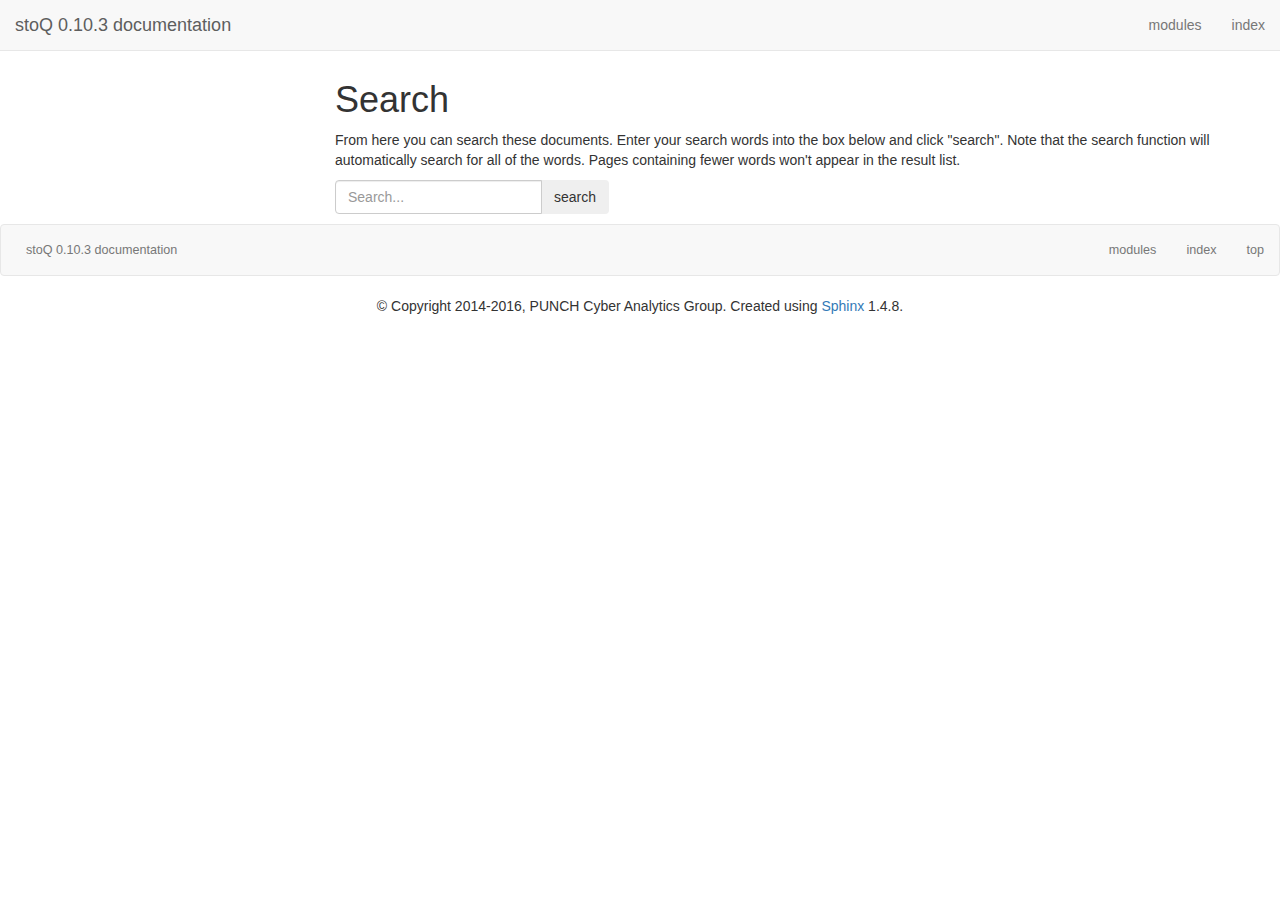
<file: docs/search.html>
<!DOCTYPE html>




<html lang="en">
  <head>
    <meta charset="utf-8" />
    
    <title>Search &mdash; stoQ 0.10.3 documentation</title>
    <meta name="description" content="">
    <meta name="author" content="">

    

<link rel="stylesheet" href="_static/css/basicstrap-base.css" type="text/css" />
<link rel="stylesheet" id="current-theme" href="_static/css/bootstrap3/bootstrap.min.css" type="text/css" />
<link rel="stylesheet" id="current-adjust-theme" type="text/css" />

<link rel="stylesheet" href="_static/css/font-awesome.min.css">

<style type="text/css">
  body {
    padding-top: 60px;
    padding-bottom: 40px;
  }
</style>

<link rel="stylesheet" href="_static/css/basicstrap.css" type="text/css" />
<link rel="stylesheet" href="_static/pygments.css" type="text/css" />
    
<script type="text/javascript">
  var DOCUMENTATION_OPTIONS = {
            URL_ROOT:    './',
            VERSION:     '0.10.3',
            COLLAPSE_INDEX: false,
            FILE_SUFFIX: '.html',
            HAS_SOURCE:  true
  };
</script>
    <script type="text/javascript" src="_static/js/jquery.min.js"></script>
    <script type="text/javascript" src="_static/underscore.js"></script>
    <script type="text/javascript" src="_static/doctools.js"></script>
    <script type="text/javascript" src="_static/searchtools.js"></script>
    <script type="text/javascript" src="_static/js/bootstrap3.min.js"></script>
<script type="text/javascript" src="_static/js/jquery.cookie.min.js"></script>
<script type="text/javascript" src="_static/js/basicstrap.js"></script>
<script type="text/javascript">
</script>
    <link rel="index" title="Index" href="genindex.html" />
    <link rel="search" title="Search" href="#" />
    <link rel="top" title="stoQ 0.10.3 documentation" href="index.html" />
  <script type="text/javascript">
    jQuery(function() { Search.loadIndex("searchindex.js"); });
  </script>
   

  </head>
  <body role="document">
    <div id="navbar-top" class="navbar navbar-fixed-top navbar-default" role="navigation" aria-label="top navigation">
      <div class="container-fluid">
        <div class="navbar-header">
          <button type="button" class="navbar-toggle" data-toggle="collapse" data-target=".navbar-collapse">
            <span class="sr-only">Toggle navigation</span>
            <span class="icon-bar"></span>
            <span class="icon-bar"></span>
            <span class="icon-bar"></span>
          </button>
          <a class="navbar-brand" href="index.html">stoQ 0.10.3 documentation</a>
        </div>
        <div class="navbar-collapse collapse">
          <ul class="nav navbar-nav navbar-right">

            
              <li><a href="py-modindex.html" title="Python Module Index" >modules </a></li>
              <li><a href="genindex.html" title="General Index" accesskey="I">index </a></li>
            

            <li class="visible-xs">
                <form class="search form-search form-inline navbar-form navbar-right sp-searchbox" action="#" method="get">
                  <div class="input-append input-group">
                    <input type="text" class="search-query form-control" name="q" placeholder="Search...">
                    <span class="input-group-btn">
                    <input type="submit" class="btn" value="Go" />
                    </span>
                  </div>
                  <input type="hidden" name="check_keywords" value="yes" />
                  <input type="hidden" name="area" value="default" />
                </form>
            </li>

            

          </ul>

        </div>
      </div>
    </div>
    

    <!-- container -->
    <div class="container-fluid">

      <!-- row -->
      <div class="row">
         
<div class="col-md-3 hidden-xs" id="sidebar-wrapper">
  <div class="sidebar hidden-xs" role="navigation" aria-label="main navigation">
  </div>
</div> 
        

        <div class="col-md-9" id="content-wrapper">
          <div class="document" role="main">
            <div class="documentwrapper">
              <div class="bodywrapper">
                <div class="body">
                  
  <h1 id="search-documentation">Search</h1>
  <div id="fallback" class="admonition warning">
  <script type="text/javascript">$('#fallback').hide();</script>
  <p>
    Please activate JavaScript to enable the search
    functionality.
  </p>
  </div>
  <p>
    From here you can search these documents. Enter your search
    words into the box below and click "search". Note that the search
    function will automatically search for all of the words. Pages
    containing fewer words won't appear in the result list.
  </p>
  <form class="form-search form-inline" action="" method="get">
    <div class="input-append input-group">
      <input type="text" class="search-query form-control" name="q" value="" placeholder="Search...">
      <span class="input-group-btn">
      <input type="submit" class="btn" value="search" />
      </span>
    </div>
    <span id="search-progress" style="padding-left: 10px"></span>
  </form>

  <div role="main">
  
  <div id="search-results">
  
  </div>
  </div>

                </div>
              </div>
            </div>
          </div>
        </div>
        
        
      </div><!-- /row -->

      <!-- row -->
      <div class="row footer-relbar">
<div id="navbar-related" class=" related navbar navbar-default" role="navigation" aria-label="related navigation">
  <div class="navbar-inner">
    <ul class="nav navbar-nav ">
        <li><a href="index.html">stoQ 0.10.3 documentation</a></li>
    </ul>
<ul class="nav navbar-nav pull-right hidden-xs hidden-sm">
      
        <li><a href="py-modindex.html" title="Python Module Index" >modules</a></li>
        <li><a href="genindex.html" title="General Index" >index</a></li>
        <li><a href="#">top</a></li> 
      
    </ul>
  </div>
</div>
      </div><!-- /row -->

      <!-- footer -->
      <footer role="contentinfo">
          &copy; Copyright 2014-2016, PUNCH Cyber Analytics Group.
        Created using <a href="http://sphinx.pocoo.org/">Sphinx</a> 1.4.8.
      </footer>
      <!-- /footer -->

    </div>
    <!-- /container -->

  </body>
</html>
</file>
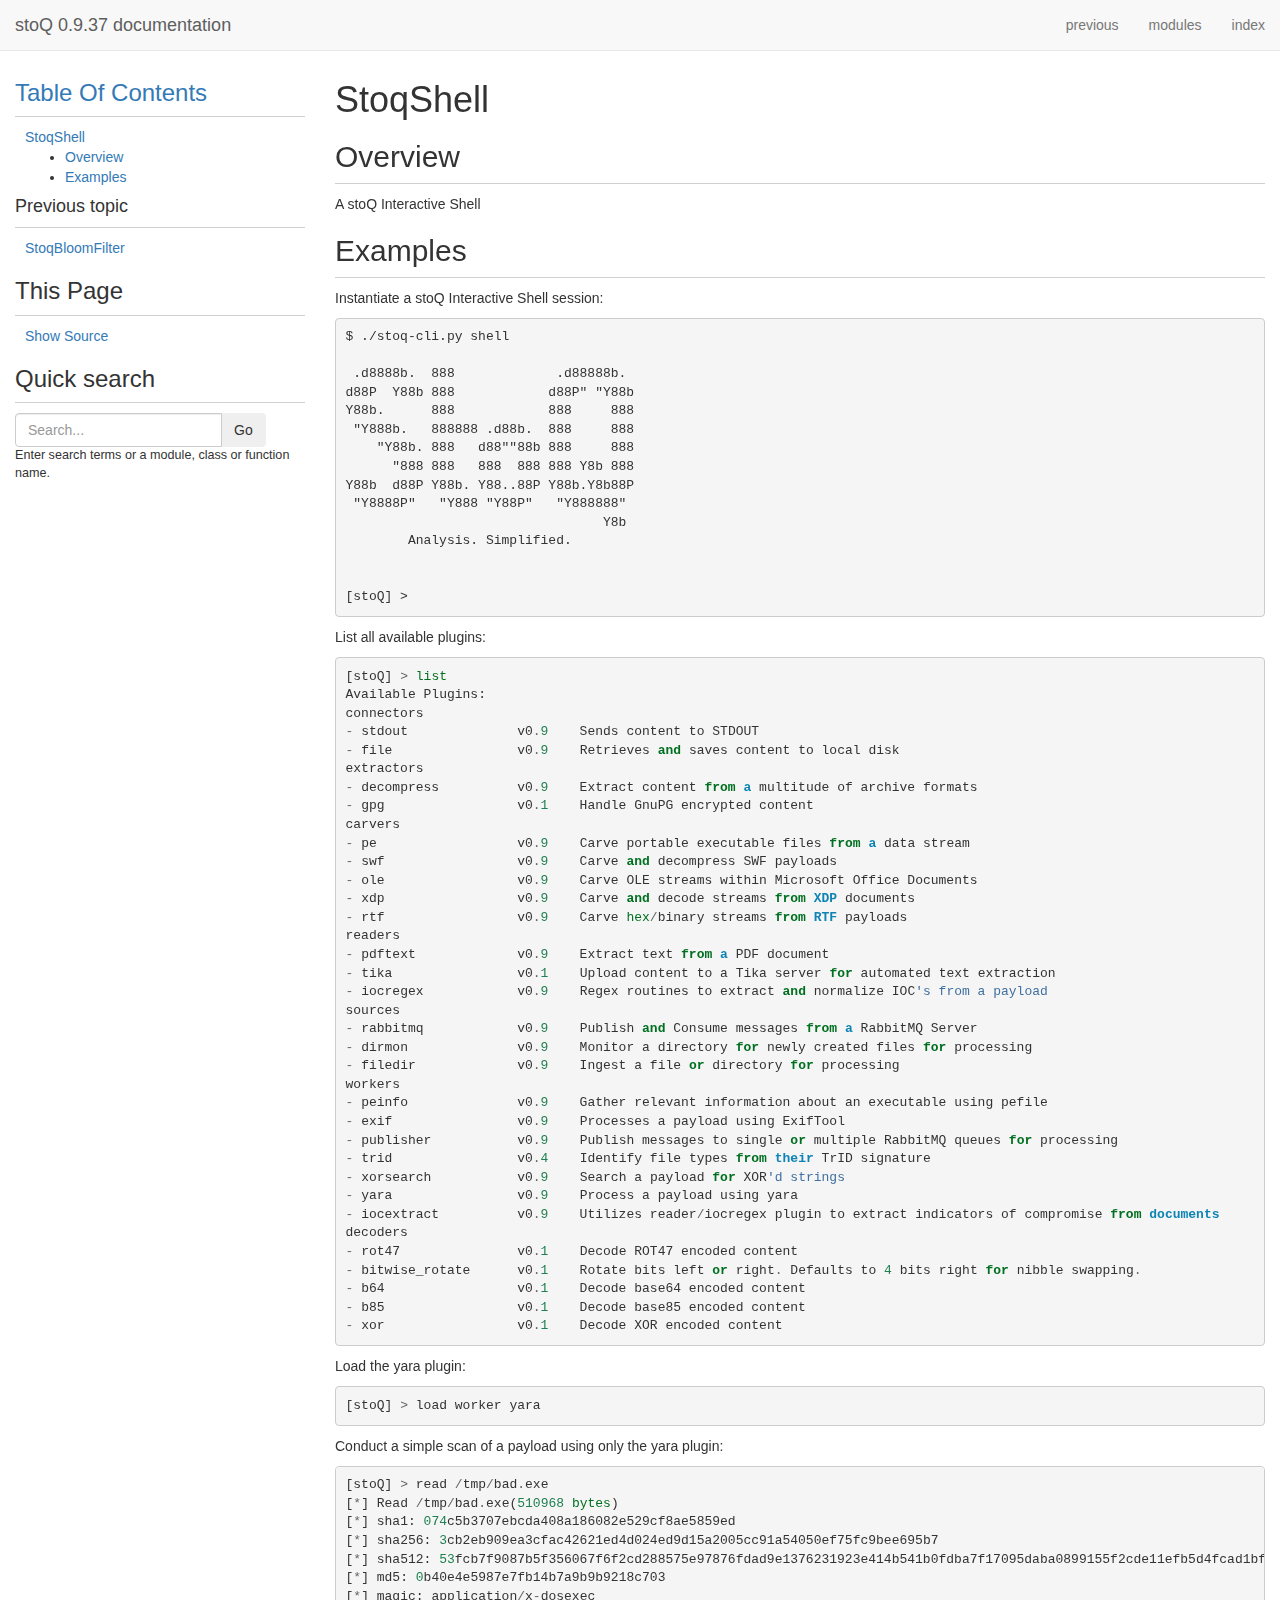
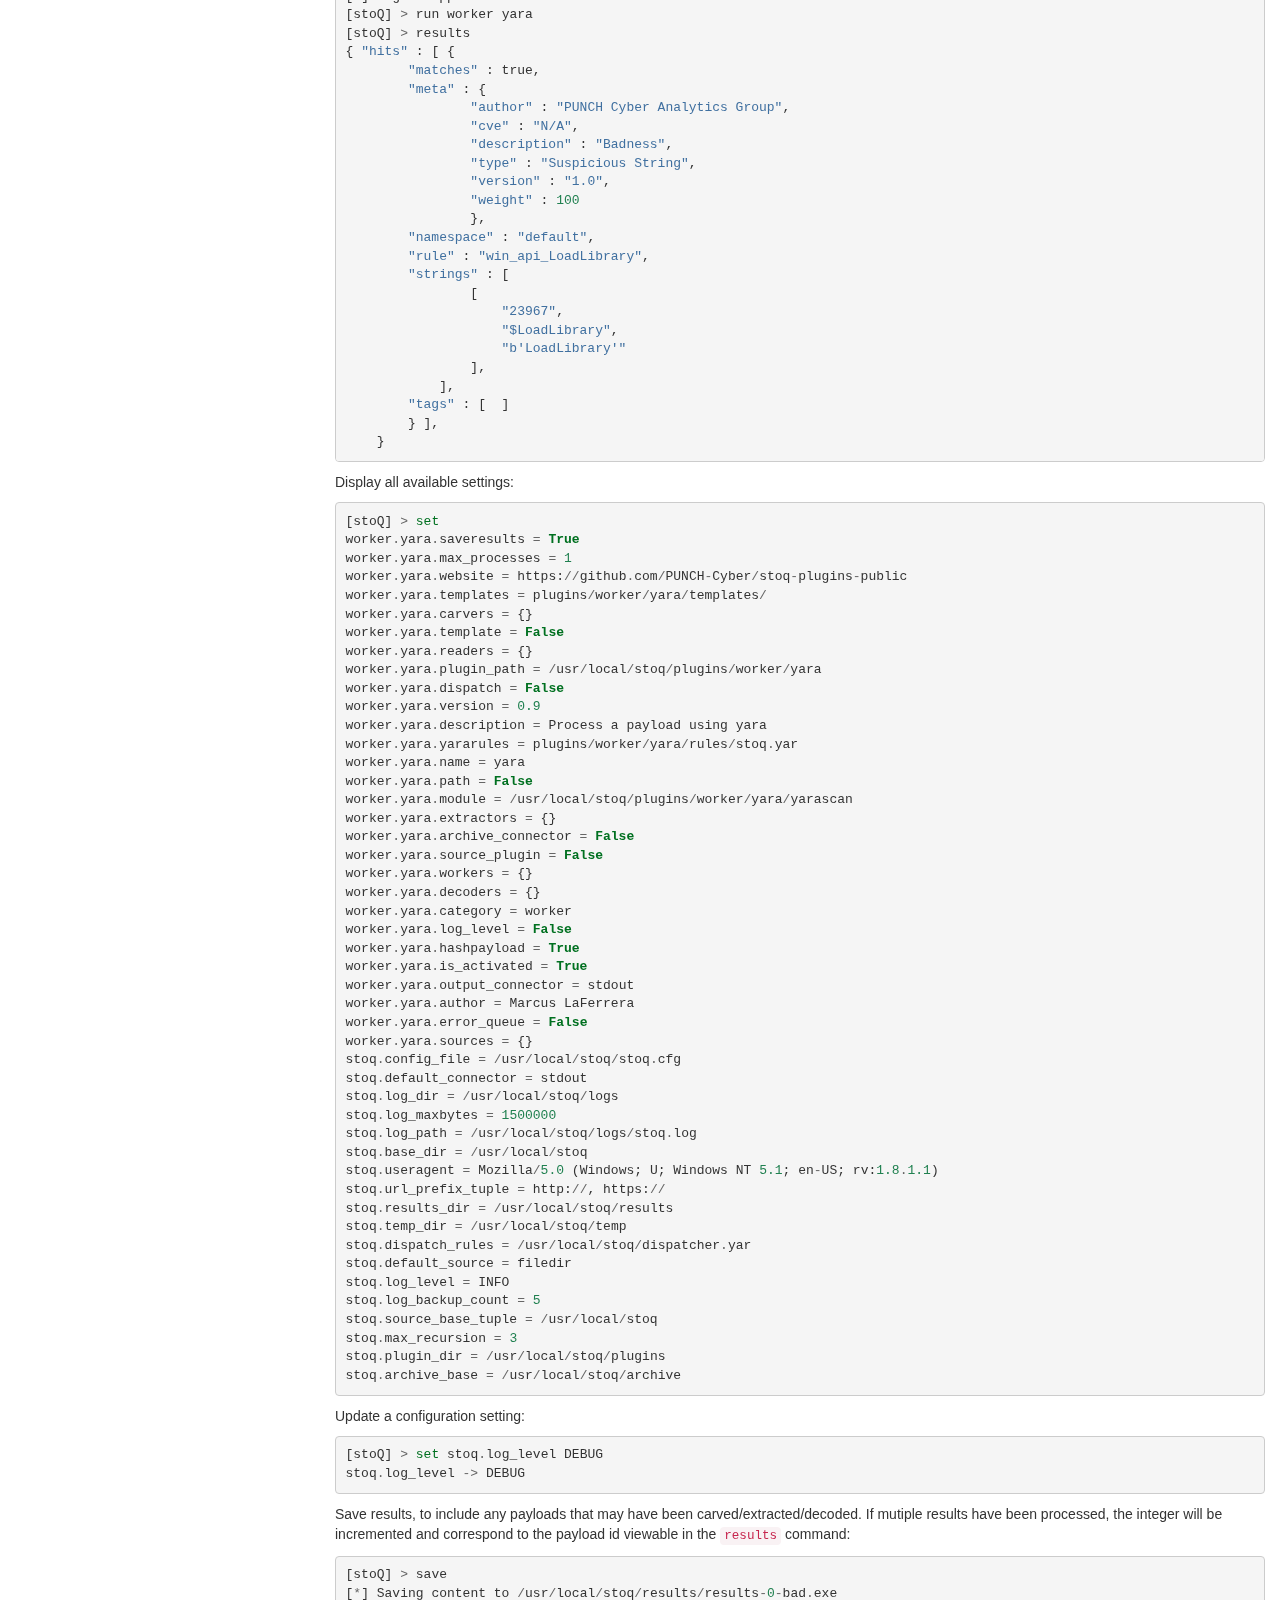
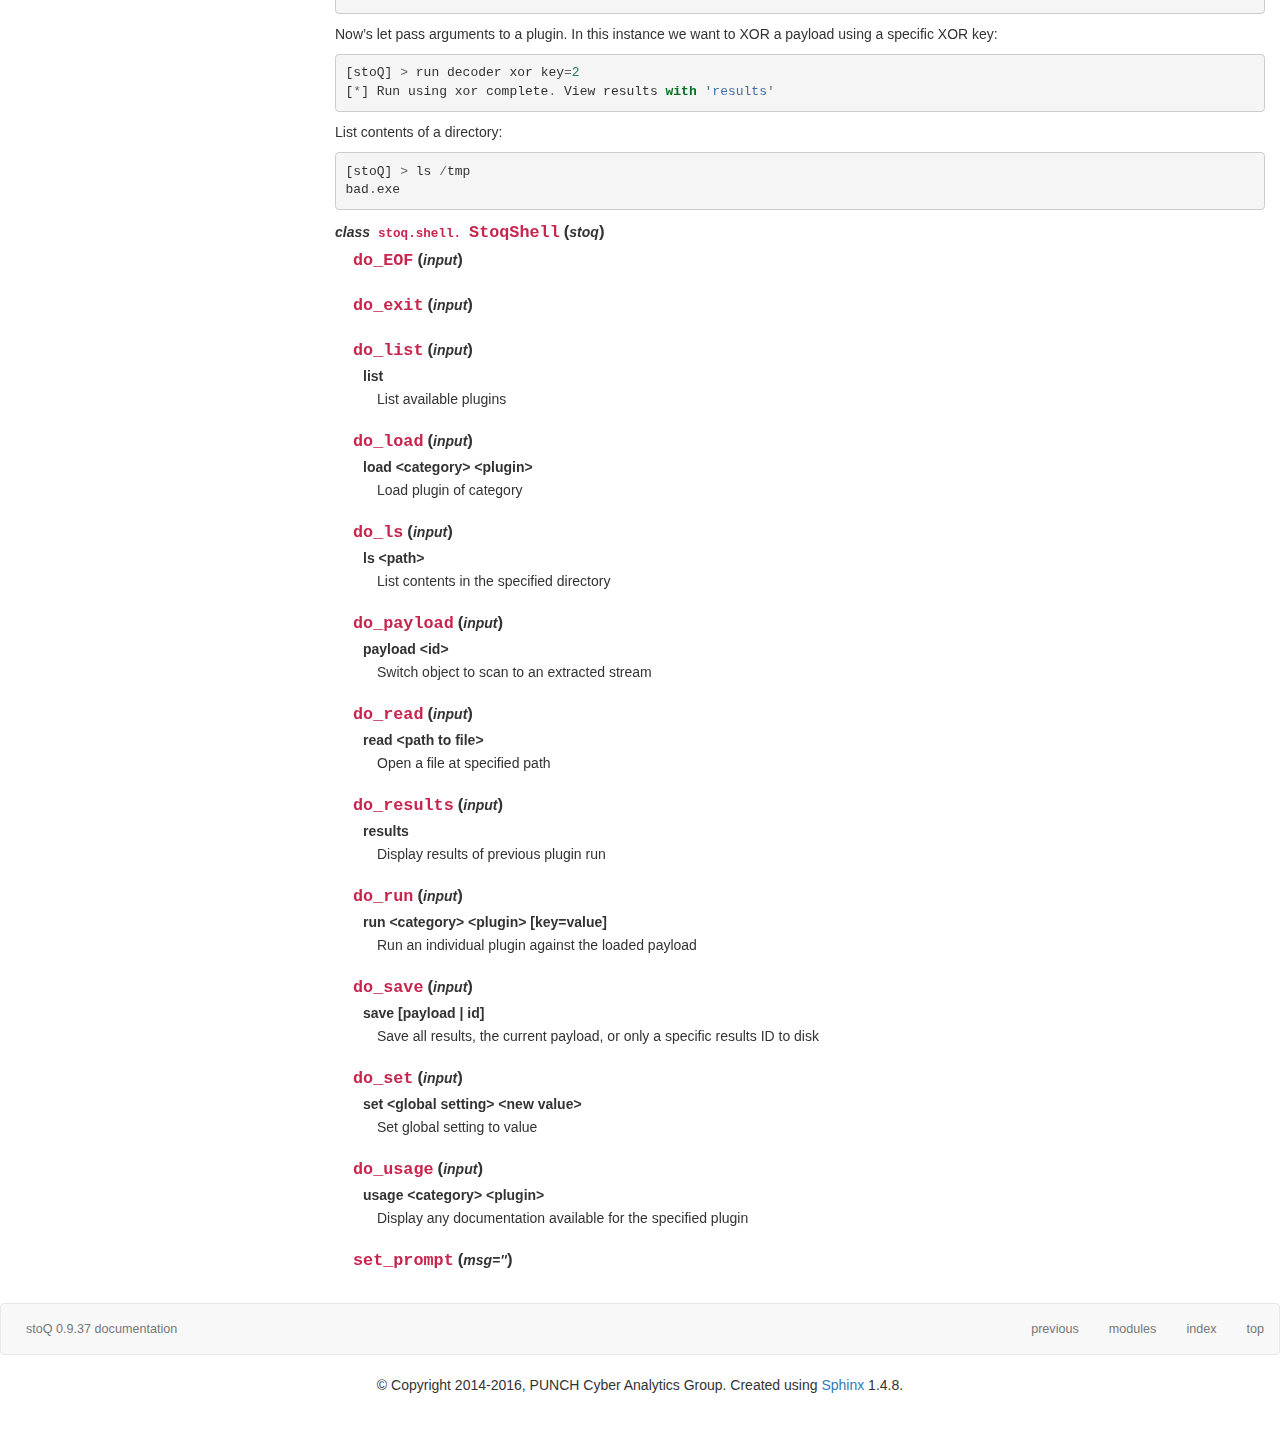
<file: docs/Shell.html>
<!DOCTYPE html>




<html lang="en">
  <head>
    <meta charset="utf-8" />
    
    <title>StoqShell &mdash; stoQ 0.9.37 documentation</title>
    <meta name="description" content="">
    <meta name="author" content="">

    

<link rel="stylesheet" href="_static/css/basicstrap-base.css" type="text/css" />
<link rel="stylesheet" id="current-theme" href="_static/css/bootstrap3/bootstrap.min.css" type="text/css" />
<link rel="stylesheet" id="current-adjust-theme" type="text/css" />

<link rel="stylesheet" href="_static/css/font-awesome.min.css">

<style type="text/css">
  body {
    padding-top: 60px;
    padding-bottom: 40px;
  }
</style>

<link rel="stylesheet" href="_static/css/basicstrap.css" type="text/css" />
<link rel="stylesheet" href="_static/pygments.css" type="text/css" />
    
<script type="text/javascript">
  var DOCUMENTATION_OPTIONS = {
            URL_ROOT:    './',
            VERSION:     '0.9.37',
            COLLAPSE_INDEX: false,
            FILE_SUFFIX: '.html',
            HAS_SOURCE:  true
  };
</script>
    <script type="text/javascript" src="_static/js/jquery.min.js"></script>
    <script type="text/javascript" src="_static/underscore.js"></script>
    <script type="text/javascript" src="_static/doctools.js"></script>
    <script type="text/javascript" src="_static/js/bootstrap3.min.js"></script>
<script type="text/javascript" src="_static/js/jquery.cookie.min.js"></script>
<script type="text/javascript" src="_static/js/basicstrap.js"></script>
<script type="text/javascript">
</script>
    <link rel="index" title="Index" href="genindex.html" />
    <link rel="search" title="Search" href="search.html" />
    <link rel="top" title="stoQ 0.9.37 documentation" href="index.html" />
    <link rel="prev" title="StoqBloomFilter" href="Filters.html" /> 
  </head>
  <body role="document">
    <div id="navbar-top" class="navbar navbar-fixed-top navbar-default" role="navigation" aria-label="top navigation">
      <div class="container-fluid">
        <div class="navbar-header">
          <button type="button" class="navbar-toggle" data-toggle="collapse" data-target=".navbar-collapse">
            <span class="sr-only">Toggle navigation</span>
            <span class="icon-bar"></span>
            <span class="icon-bar"></span>
            <span class="icon-bar"></span>
          </button>
          <a class="navbar-brand" href="index.html">stoQ 0.9.37 documentation</a>
        </div>
        <div class="navbar-collapse collapse">
          <ul class="nav navbar-nav navbar-right">
              <li class="dropdown visible-xs">
                <a role="button" id="localToc" data-toggle="dropdown" data-target="#" href="#">Table Of Contents <b class="caret"></b></a>
                <ul class="dropdown-menu localtoc sp-localtoc" role="menu" aria-labelledby="localToc">
                <ul>
<li><a class="reference internal" href="#">StoqShell</a><ul>
<li><a class="reference internal" href="#overview">Overview</a></li>
<li><a class="reference internal" href="#examples">Examples</a></li>
</ul>
</li>
</ul>

                </ul>
              </li>

            
              <li><a href="Filters.html" title="StoqBloomFilter" accesskey="P">previous </a></li>
              <li><a href="py-modindex.html" title="Python Module Index" >modules </a></li>
              <li><a href="genindex.html" title="General Index" accesskey="I">index </a></li>
            
            <li class="visible-xs"><a href="_sources/Shell.txt" rel="nofollow">Show Source</a></li>

            <li class="visible-xs">
                <form class="search form-search form-inline navbar-form navbar-right sp-searchbox" action="search.html" method="get">
                  <div class="input-append input-group">
                    <input type="text" class="search-query form-control" name="q" placeholder="Search...">
                    <span class="input-group-btn">
                    <input type="submit" class="btn" value="Go" />
                    </span>
                  </div>
                  <input type="hidden" name="check_keywords" value="yes" />
                  <input type="hidden" name="area" value="default" />
                </form>
            </li>

            

          </ul>

        </div>
      </div>
    </div>
    

    <!-- container -->
    <div class="container-fluid">

      <!-- row -->
      <div class="row">
         
<div class="col-md-3 hidden-xs" id="sidebar-wrapper">
  <div class="sidebar hidden-xs" role="navigation" aria-label="main navigation">
  <h3><a href="index.html">Table Of Contents</a></h3>
  <ul>
<li><a class="reference internal" href="#">StoqShell</a><ul>
<li><a class="reference internal" href="#overview">Overview</a></li>
<li><a class="reference internal" href="#examples">Examples</a></li>
</ul>
</li>
</ul>

  <h4>Previous topic</h4>
  <p class="topless"><a href="Filters.html"
                        title="previous chapter">StoqBloomFilter</a></p>
  <div role="note" aria-label="source link">
    <h3>This Page</h3>
    <ul class="this-page-menu">
      <li><a href="_sources/Shell.txt"
            rel="nofollow">Show Source</a></li>
    </ul>
   </div>
<div id="searchbox" role="search">
  <h3>Quick search</h3>
  <form class="search form-inline" action="search.html" method="get">
      <div class="input-append input-group">
        <input type="text" class="search-query form-control" name="q" placeholder="Search...">
        <span class="input-group-btn">
        <input type="submit" class="btn" value="Go" />
        </span>
      </div>
      <input type="hidden" name="check_keywords" value="yes" />
      <input type="hidden" name="area" value="default" />
    </form>
    <p class="searchtip" style="font-size: 90%">
    Enter search terms or a module, class or function name.
    </p>
</div>
  </div>
</div> 
        

        <div class="col-md-9" id="content-wrapper">
          <div class="document" role="main">
            <div class="documentwrapper">
              <div class="bodywrapper">
                <div class="body">
                  
  <div class="section" id="stoqshell">
<h1>StoqShell<a class="headerlink" href="#stoqshell" title="Permalink to this headline">¶</a></h1>
<span class="target" id="module-stoq.shell"></span><div class="section" id="overview">
<h2>Overview<a class="headerlink" href="#overview" title="Permalink to this headline">¶</a></h2>
<p>A stoQ Interactive Shell</p>
</div>
<div class="section" id="examples">
<h2>Examples<a class="headerlink" href="#examples" title="Permalink to this headline">¶</a></h2>
<p>Instantiate a stoQ Interactive Shell session:</p>
<div class="highlight-default"><div class="highlight"><pre><span></span>$ ./stoq-cli.py shell

 .d8888b.  888             .d88888b.
d88P  Y88b 888            d88P&quot; &quot;Y88b
Y88b.      888            888     888
 &quot;Y888b.   888888 .d88b.  888     888
    &quot;Y88b. 888   d88&quot;&quot;88b 888     888
      &quot;888 888   888  888 888 Y8b 888
Y88b  d88P Y88b. Y88..88P Y88b.Y8b88P
 &quot;Y8888P&quot;   &quot;Y888 &quot;Y88P&quot;   &quot;Y888888&quot;
                                 Y8b
        Analysis. Simplified.


[stoQ] &gt;
</pre></div>
</div>
<p>List all available plugins:</p>
<div class="highlight-default"><div class="highlight"><pre><span></span><span class="p">[</span><span class="n">stoQ</span><span class="p">]</span> <span class="o">&gt;</span> <span class="nb">list</span>
<span class="n">Available</span> <span class="n">Plugins</span><span class="p">:</span>
<span class="n">connectors</span>
<span class="o">-</span> <span class="n">stdout</span>              <span class="n">v0</span><span class="o">.</span><span class="mi">9</span>    <span class="n">Sends</span> <span class="n">content</span> <span class="n">to</span> <span class="n">STDOUT</span>
<span class="o">-</span> <span class="n">file</span>                <span class="n">v0</span><span class="o">.</span><span class="mi">9</span>    <span class="n">Retrieves</span> <span class="ow">and</span> <span class="n">saves</span> <span class="n">content</span> <span class="n">to</span> <span class="n">local</span> <span class="n">disk</span>
<span class="n">extractors</span>
<span class="o">-</span> <span class="n">decompress</span>          <span class="n">v0</span><span class="o">.</span><span class="mi">9</span>    <span class="n">Extract</span> <span class="n">content</span> <span class="kn">from</span> <span class="nn">a</span> <span class="n">multitude</span> <span class="n">of</span> <span class="n">archive</span> <span class="n">formats</span>
<span class="o">-</span> <span class="n">gpg</span>                 <span class="n">v0</span><span class="o">.</span><span class="mi">1</span>    <span class="n">Handle</span> <span class="n">GnuPG</span> <span class="n">encrypted</span> <span class="n">content</span>
<span class="n">carvers</span>
<span class="o">-</span> <span class="n">pe</span>                  <span class="n">v0</span><span class="o">.</span><span class="mi">9</span>    <span class="n">Carve</span> <span class="n">portable</span> <span class="n">executable</span> <span class="n">files</span> <span class="kn">from</span> <span class="nn">a</span> <span class="n">data</span> <span class="n">stream</span>
<span class="o">-</span> <span class="n">swf</span>                 <span class="n">v0</span><span class="o">.</span><span class="mi">9</span>    <span class="n">Carve</span> <span class="ow">and</span> <span class="n">decompress</span> <span class="n">SWF</span> <span class="n">payloads</span>
<span class="o">-</span> <span class="n">ole</span>                 <span class="n">v0</span><span class="o">.</span><span class="mi">9</span>    <span class="n">Carve</span> <span class="n">OLE</span> <span class="n">streams</span> <span class="n">within</span> <span class="n">Microsoft</span> <span class="n">Office</span> <span class="n">Documents</span>
<span class="o">-</span> <span class="n">xdp</span>                 <span class="n">v0</span><span class="o">.</span><span class="mi">9</span>    <span class="n">Carve</span> <span class="ow">and</span> <span class="n">decode</span> <span class="n">streams</span> <span class="kn">from</span> <span class="nn">XDP</span> <span class="n">documents</span>
<span class="o">-</span> <span class="n">rtf</span>                 <span class="n">v0</span><span class="o">.</span><span class="mi">9</span>    <span class="n">Carve</span> <span class="nb">hex</span><span class="o">/</span><span class="n">binary</span> <span class="n">streams</span> <span class="kn">from</span> <span class="nn">RTF</span> <span class="n">payloads</span>
<span class="n">readers</span>
<span class="o">-</span> <span class="n">pdftext</span>             <span class="n">v0</span><span class="o">.</span><span class="mi">9</span>    <span class="n">Extract</span> <span class="n">text</span> <span class="kn">from</span> <span class="nn">a</span> <span class="n">PDF</span> <span class="n">document</span>
<span class="o">-</span> <span class="n">tika</span>                <span class="n">v0</span><span class="o">.</span><span class="mi">1</span>    <span class="n">Upload</span> <span class="n">content</span> <span class="n">to</span> <span class="n">a</span> <span class="n">Tika</span> <span class="n">server</span> <span class="k">for</span> <span class="n">automated</span> <span class="n">text</span> <span class="n">extraction</span>
<span class="o">-</span> <span class="n">iocregex</span>            <span class="n">v0</span><span class="o">.</span><span class="mi">9</span>    <span class="n">Regex</span> <span class="n">routines</span> <span class="n">to</span> <span class="n">extract</span> <span class="ow">and</span> <span class="n">normalize</span> <span class="n">IOC</span><span class="s1">&#39;s from a payload</span>
<span class="n">sources</span>
<span class="o">-</span> <span class="n">rabbitmq</span>            <span class="n">v0</span><span class="o">.</span><span class="mi">9</span>    <span class="n">Publish</span> <span class="ow">and</span> <span class="n">Consume</span> <span class="n">messages</span> <span class="kn">from</span> <span class="nn">a</span> <span class="n">RabbitMQ</span> <span class="n">Server</span>
<span class="o">-</span> <span class="n">dirmon</span>              <span class="n">v0</span><span class="o">.</span><span class="mi">9</span>    <span class="n">Monitor</span> <span class="n">a</span> <span class="n">directory</span> <span class="k">for</span> <span class="n">newly</span> <span class="n">created</span> <span class="n">files</span> <span class="k">for</span> <span class="n">processing</span>
<span class="o">-</span> <span class="n">filedir</span>             <span class="n">v0</span><span class="o">.</span><span class="mi">9</span>    <span class="n">Ingest</span> <span class="n">a</span> <span class="n">file</span> <span class="ow">or</span> <span class="n">directory</span> <span class="k">for</span> <span class="n">processing</span>
<span class="n">workers</span>
<span class="o">-</span> <span class="n">peinfo</span>              <span class="n">v0</span><span class="o">.</span><span class="mi">9</span>    <span class="n">Gather</span> <span class="n">relevant</span> <span class="n">information</span> <span class="n">about</span> <span class="n">an</span> <span class="n">executable</span> <span class="n">using</span> <span class="n">pefile</span>
<span class="o">-</span> <span class="n">exif</span>                <span class="n">v0</span><span class="o">.</span><span class="mi">9</span>    <span class="n">Processes</span> <span class="n">a</span> <span class="n">payload</span> <span class="n">using</span> <span class="n">ExifTool</span>
<span class="o">-</span> <span class="n">publisher</span>           <span class="n">v0</span><span class="o">.</span><span class="mi">9</span>    <span class="n">Publish</span> <span class="n">messages</span> <span class="n">to</span> <span class="n">single</span> <span class="ow">or</span> <span class="n">multiple</span> <span class="n">RabbitMQ</span> <span class="n">queues</span> <span class="k">for</span> <span class="n">processing</span>
<span class="o">-</span> <span class="n">trid</span>                <span class="n">v0</span><span class="o">.</span><span class="mi">4</span>    <span class="n">Identify</span> <span class="n">file</span> <span class="n">types</span> <span class="kn">from</span> <span class="nn">their</span> <span class="n">TrID</span> <span class="n">signature</span>
<span class="o">-</span> <span class="n">xorsearch</span>           <span class="n">v0</span><span class="o">.</span><span class="mi">9</span>    <span class="n">Search</span> <span class="n">a</span> <span class="n">payload</span> <span class="k">for</span> <span class="n">XOR</span><span class="s1">&#39;d strings</span>
<span class="o">-</span> <span class="n">yara</span>                <span class="n">v0</span><span class="o">.</span><span class="mi">9</span>    <span class="n">Process</span> <span class="n">a</span> <span class="n">payload</span> <span class="n">using</span> <span class="n">yara</span>
<span class="o">-</span> <span class="n">iocextract</span>          <span class="n">v0</span><span class="o">.</span><span class="mi">9</span>    <span class="n">Utilizes</span> <span class="n">reader</span><span class="o">/</span><span class="n">iocregex</span> <span class="n">plugin</span> <span class="n">to</span> <span class="n">extract</span> <span class="n">indicators</span> <span class="n">of</span> <span class="n">compromise</span> <span class="kn">from</span> <span class="nn">documents</span>
<span class="n">decoders</span>
<span class="o">-</span> <span class="n">rot47</span>               <span class="n">v0</span><span class="o">.</span><span class="mi">1</span>    <span class="n">Decode</span> <span class="n">ROT47</span> <span class="n">encoded</span> <span class="n">content</span>
<span class="o">-</span> <span class="n">bitwise_rotate</span>      <span class="n">v0</span><span class="o">.</span><span class="mi">1</span>    <span class="n">Rotate</span> <span class="n">bits</span> <span class="n">left</span> <span class="ow">or</span> <span class="n">right</span><span class="o">.</span> <span class="n">Defaults</span> <span class="n">to</span> <span class="mi">4</span> <span class="n">bits</span> <span class="n">right</span> <span class="k">for</span> <span class="n">nibble</span> <span class="n">swapping</span><span class="o">.</span>
<span class="o">-</span> <span class="n">b64</span>                 <span class="n">v0</span><span class="o">.</span><span class="mi">1</span>    <span class="n">Decode</span> <span class="n">base64</span> <span class="n">encoded</span> <span class="n">content</span>
<span class="o">-</span> <span class="n">b85</span>                 <span class="n">v0</span><span class="o">.</span><span class="mi">1</span>    <span class="n">Decode</span> <span class="n">base85</span> <span class="n">encoded</span> <span class="n">content</span>
<span class="o">-</span> <span class="n">xor</span>                 <span class="n">v0</span><span class="o">.</span><span class="mi">1</span>    <span class="n">Decode</span> <span class="n">XOR</span> <span class="n">encoded</span> <span class="n">content</span>
</pre></div>
</div>
<p>Load the yara plugin:</p>
<div class="highlight-default"><div class="highlight"><pre><span></span><span class="p">[</span><span class="n">stoQ</span><span class="p">]</span> <span class="o">&gt;</span> <span class="n">load</span> <span class="n">worker</span> <span class="n">yara</span>
</pre></div>
</div>
<p>Conduct a simple scan of a payload using only the yara plugin:</p>
<div class="highlight-default"><div class="highlight"><pre><span></span><span class="p">[</span><span class="n">stoQ</span><span class="p">]</span> <span class="o">&gt;</span> <span class="n">read</span> <span class="o">/</span><span class="n">tmp</span><span class="o">/</span><span class="n">bad</span><span class="o">.</span><span class="n">exe</span>
<span class="p">[</span><span class="o">*</span><span class="p">]</span> <span class="n">Read</span> <span class="o">/</span><span class="n">tmp</span><span class="o">/</span><span class="n">bad</span><span class="o">.</span><span class="n">exe</span><span class="p">(</span><span class="mi">510968</span> <span class="nb">bytes</span><span class="p">)</span>
<span class="p">[</span><span class="o">*</span><span class="p">]</span> <span class="n">sha1</span><span class="p">:</span> <span class="mi">074</span><span class="n">c5b3707ebcda408a186082e529cf8ae5859ed</span>
<span class="p">[</span><span class="o">*</span><span class="p">]</span> <span class="n">sha256</span><span class="p">:</span> <span class="mi">3</span><span class="n">cb2eb909ea3cfac42621ed4d024ed9d15a2005cc91a54050ef75fc9bee695b7</span>
<span class="p">[</span><span class="o">*</span><span class="p">]</span> <span class="n">sha512</span><span class="p">:</span> <span class="mi">53</span><span class="n">fcb7f9087b5f356067f6f2cd288575e97876fdad9e1376231923e414b541b0fdba7f17095daba0899155f2cde11efb5d4fcad1bfd3390e59c5a894d8bc1c1d</span>
<span class="p">[</span><span class="o">*</span><span class="p">]</span> <span class="n">md5</span><span class="p">:</span> <span class="mi">0</span><span class="n">b40e4e5987e7fb14b7a9b9b9218c703</span>
<span class="p">[</span><span class="o">*</span><span class="p">]</span> <span class="n">magic</span><span class="p">:</span> <span class="n">application</span><span class="o">/</span><span class="n">x</span><span class="o">-</span><span class="n">dosexec</span>
<span class="p">[</span><span class="n">stoQ</span><span class="p">]</span> <span class="o">&gt;</span> <span class="n">run</span> <span class="n">worker</span> <span class="n">yara</span>
<span class="p">[</span><span class="n">stoQ</span><span class="p">]</span> <span class="o">&gt;</span> <span class="n">results</span>
<span class="p">{</span> <span class="s2">&quot;hits&quot;</span> <span class="p">:</span> <span class="p">[</span> <span class="p">{</span>
        <span class="s2">&quot;matches&quot;</span> <span class="p">:</span> <span class="n">true</span><span class="p">,</span>
        <span class="s2">&quot;meta&quot;</span> <span class="p">:</span> <span class="p">{</span>
                <span class="s2">&quot;author&quot;</span> <span class="p">:</span> <span class="s2">&quot;PUNCH Cyber Analytics Group&quot;</span><span class="p">,</span>
                <span class="s2">&quot;cve&quot;</span> <span class="p">:</span> <span class="s2">&quot;N/A&quot;</span><span class="p">,</span>
                <span class="s2">&quot;description&quot;</span> <span class="p">:</span> <span class="s2">&quot;Badness&quot;</span><span class="p">,</span>
                <span class="s2">&quot;type&quot;</span> <span class="p">:</span> <span class="s2">&quot;Suspicious String&quot;</span><span class="p">,</span>
                <span class="s2">&quot;version&quot;</span> <span class="p">:</span> <span class="s2">&quot;1.0&quot;</span><span class="p">,</span>
                <span class="s2">&quot;weight&quot;</span> <span class="p">:</span> <span class="mi">100</span>
                <span class="p">},</span>
        <span class="s2">&quot;namespace&quot;</span> <span class="p">:</span> <span class="s2">&quot;default&quot;</span><span class="p">,</span>
        <span class="s2">&quot;rule&quot;</span> <span class="p">:</span> <span class="s2">&quot;win_api_LoadLibrary&quot;</span><span class="p">,</span>
        <span class="s2">&quot;strings&quot;</span> <span class="p">:</span> <span class="p">[</span>
                <span class="p">[</span>
                    <span class="s2">&quot;23967&quot;</span><span class="p">,</span>
                    <span class="s2">&quot;$LoadLibrary&quot;</span><span class="p">,</span>
                    <span class="s2">&quot;b&#39;LoadLibrary&#39;&quot;</span>
                <span class="p">],</span>
            <span class="p">],</span>
        <span class="s2">&quot;tags&quot;</span> <span class="p">:</span> <span class="p">[</span>  <span class="p">]</span>
        <span class="p">}</span> <span class="p">],</span>
    <span class="p">}</span>
</pre></div>
</div>
<p>Display all available settings:</p>
<div class="highlight-default"><div class="highlight"><pre><span></span><span class="p">[</span><span class="n">stoQ</span><span class="p">]</span> <span class="o">&gt;</span> <span class="nb">set</span>
<span class="n">worker</span><span class="o">.</span><span class="n">yara</span><span class="o">.</span><span class="n">saveresults</span> <span class="o">=</span> <span class="kc">True</span>
<span class="n">worker</span><span class="o">.</span><span class="n">yara</span><span class="o">.</span><span class="n">max_processes</span> <span class="o">=</span> <span class="mi">1</span>
<span class="n">worker</span><span class="o">.</span><span class="n">yara</span><span class="o">.</span><span class="n">website</span> <span class="o">=</span> <span class="n">https</span><span class="p">:</span><span class="o">//</span><span class="n">github</span><span class="o">.</span><span class="n">com</span><span class="o">/</span><span class="n">PUNCH</span><span class="o">-</span><span class="n">Cyber</span><span class="o">/</span><span class="n">stoq</span><span class="o">-</span><span class="n">plugins</span><span class="o">-</span><span class="n">public</span>
<span class="n">worker</span><span class="o">.</span><span class="n">yara</span><span class="o">.</span><span class="n">templates</span> <span class="o">=</span> <span class="n">plugins</span><span class="o">/</span><span class="n">worker</span><span class="o">/</span><span class="n">yara</span><span class="o">/</span><span class="n">templates</span><span class="o">/</span>
<span class="n">worker</span><span class="o">.</span><span class="n">yara</span><span class="o">.</span><span class="n">carvers</span> <span class="o">=</span> <span class="p">{}</span>
<span class="n">worker</span><span class="o">.</span><span class="n">yara</span><span class="o">.</span><span class="n">template</span> <span class="o">=</span> <span class="kc">False</span>
<span class="n">worker</span><span class="o">.</span><span class="n">yara</span><span class="o">.</span><span class="n">readers</span> <span class="o">=</span> <span class="p">{}</span>
<span class="n">worker</span><span class="o">.</span><span class="n">yara</span><span class="o">.</span><span class="n">plugin_path</span> <span class="o">=</span> <span class="o">/</span><span class="n">usr</span><span class="o">/</span><span class="n">local</span><span class="o">/</span><span class="n">stoq</span><span class="o">/</span><span class="n">plugins</span><span class="o">/</span><span class="n">worker</span><span class="o">/</span><span class="n">yara</span>
<span class="n">worker</span><span class="o">.</span><span class="n">yara</span><span class="o">.</span><span class="n">dispatch</span> <span class="o">=</span> <span class="kc">False</span>
<span class="n">worker</span><span class="o">.</span><span class="n">yara</span><span class="o">.</span><span class="n">version</span> <span class="o">=</span> <span class="mf">0.9</span>
<span class="n">worker</span><span class="o">.</span><span class="n">yara</span><span class="o">.</span><span class="n">description</span> <span class="o">=</span> <span class="n">Process</span> <span class="n">a</span> <span class="n">payload</span> <span class="n">using</span> <span class="n">yara</span>
<span class="n">worker</span><span class="o">.</span><span class="n">yara</span><span class="o">.</span><span class="n">yararules</span> <span class="o">=</span> <span class="n">plugins</span><span class="o">/</span><span class="n">worker</span><span class="o">/</span><span class="n">yara</span><span class="o">/</span><span class="n">rules</span><span class="o">/</span><span class="n">stoq</span><span class="o">.</span><span class="n">yar</span>
<span class="n">worker</span><span class="o">.</span><span class="n">yara</span><span class="o">.</span><span class="n">name</span> <span class="o">=</span> <span class="n">yara</span>
<span class="n">worker</span><span class="o">.</span><span class="n">yara</span><span class="o">.</span><span class="n">path</span> <span class="o">=</span> <span class="kc">False</span>
<span class="n">worker</span><span class="o">.</span><span class="n">yara</span><span class="o">.</span><span class="n">module</span> <span class="o">=</span> <span class="o">/</span><span class="n">usr</span><span class="o">/</span><span class="n">local</span><span class="o">/</span><span class="n">stoq</span><span class="o">/</span><span class="n">plugins</span><span class="o">/</span><span class="n">worker</span><span class="o">/</span><span class="n">yara</span><span class="o">/</span><span class="n">yarascan</span>
<span class="n">worker</span><span class="o">.</span><span class="n">yara</span><span class="o">.</span><span class="n">extractors</span> <span class="o">=</span> <span class="p">{}</span>
<span class="n">worker</span><span class="o">.</span><span class="n">yara</span><span class="o">.</span><span class="n">archive_connector</span> <span class="o">=</span> <span class="kc">False</span>
<span class="n">worker</span><span class="o">.</span><span class="n">yara</span><span class="o">.</span><span class="n">source_plugin</span> <span class="o">=</span> <span class="kc">False</span>
<span class="n">worker</span><span class="o">.</span><span class="n">yara</span><span class="o">.</span><span class="n">workers</span> <span class="o">=</span> <span class="p">{}</span>
<span class="n">worker</span><span class="o">.</span><span class="n">yara</span><span class="o">.</span><span class="n">decoders</span> <span class="o">=</span> <span class="p">{}</span>
<span class="n">worker</span><span class="o">.</span><span class="n">yara</span><span class="o">.</span><span class="n">category</span> <span class="o">=</span> <span class="n">worker</span>
<span class="n">worker</span><span class="o">.</span><span class="n">yara</span><span class="o">.</span><span class="n">log_level</span> <span class="o">=</span> <span class="kc">False</span>
<span class="n">worker</span><span class="o">.</span><span class="n">yara</span><span class="o">.</span><span class="n">hashpayload</span> <span class="o">=</span> <span class="kc">True</span>
<span class="n">worker</span><span class="o">.</span><span class="n">yara</span><span class="o">.</span><span class="n">is_activated</span> <span class="o">=</span> <span class="kc">True</span>
<span class="n">worker</span><span class="o">.</span><span class="n">yara</span><span class="o">.</span><span class="n">output_connector</span> <span class="o">=</span> <span class="n">stdout</span>
<span class="n">worker</span><span class="o">.</span><span class="n">yara</span><span class="o">.</span><span class="n">author</span> <span class="o">=</span> <span class="n">Marcus</span> <span class="n">LaFerrera</span>
<span class="n">worker</span><span class="o">.</span><span class="n">yara</span><span class="o">.</span><span class="n">error_queue</span> <span class="o">=</span> <span class="kc">False</span>
<span class="n">worker</span><span class="o">.</span><span class="n">yara</span><span class="o">.</span><span class="n">sources</span> <span class="o">=</span> <span class="p">{}</span>
<span class="n">stoq</span><span class="o">.</span><span class="n">config_file</span> <span class="o">=</span> <span class="o">/</span><span class="n">usr</span><span class="o">/</span><span class="n">local</span><span class="o">/</span><span class="n">stoq</span><span class="o">/</span><span class="n">stoq</span><span class="o">.</span><span class="n">cfg</span>
<span class="n">stoq</span><span class="o">.</span><span class="n">default_connector</span> <span class="o">=</span> <span class="n">stdout</span>
<span class="n">stoq</span><span class="o">.</span><span class="n">log_dir</span> <span class="o">=</span> <span class="o">/</span><span class="n">usr</span><span class="o">/</span><span class="n">local</span><span class="o">/</span><span class="n">stoq</span><span class="o">/</span><span class="n">logs</span>
<span class="n">stoq</span><span class="o">.</span><span class="n">log_maxbytes</span> <span class="o">=</span> <span class="mi">1500000</span>
<span class="n">stoq</span><span class="o">.</span><span class="n">log_path</span> <span class="o">=</span> <span class="o">/</span><span class="n">usr</span><span class="o">/</span><span class="n">local</span><span class="o">/</span><span class="n">stoq</span><span class="o">/</span><span class="n">logs</span><span class="o">/</span><span class="n">stoq</span><span class="o">.</span><span class="n">log</span>
<span class="n">stoq</span><span class="o">.</span><span class="n">base_dir</span> <span class="o">=</span> <span class="o">/</span><span class="n">usr</span><span class="o">/</span><span class="n">local</span><span class="o">/</span><span class="n">stoq</span>
<span class="n">stoq</span><span class="o">.</span><span class="n">useragent</span> <span class="o">=</span> <span class="n">Mozilla</span><span class="o">/</span><span class="mf">5.0</span> <span class="p">(</span><span class="n">Windows</span><span class="p">;</span> <span class="n">U</span><span class="p">;</span> <span class="n">Windows</span> <span class="n">NT</span> <span class="mf">5.1</span><span class="p">;</span> <span class="n">en</span><span class="o">-</span><span class="n">US</span><span class="p">;</span> <span class="n">rv</span><span class="p">:</span><span class="mf">1.8</span><span class="o">.</span><span class="mf">1.1</span><span class="p">)</span>
<span class="n">stoq</span><span class="o">.</span><span class="n">url_prefix_tuple</span> <span class="o">=</span> <span class="n">http</span><span class="p">:</span><span class="o">//</span><span class="p">,</span> <span class="n">https</span><span class="p">:</span><span class="o">//</span>
<span class="n">stoq</span><span class="o">.</span><span class="n">results_dir</span> <span class="o">=</span> <span class="o">/</span><span class="n">usr</span><span class="o">/</span><span class="n">local</span><span class="o">/</span><span class="n">stoq</span><span class="o">/</span><span class="n">results</span>
<span class="n">stoq</span><span class="o">.</span><span class="n">temp_dir</span> <span class="o">=</span> <span class="o">/</span><span class="n">usr</span><span class="o">/</span><span class="n">local</span><span class="o">/</span><span class="n">stoq</span><span class="o">/</span><span class="n">temp</span>
<span class="n">stoq</span><span class="o">.</span><span class="n">dispatch_rules</span> <span class="o">=</span> <span class="o">/</span><span class="n">usr</span><span class="o">/</span><span class="n">local</span><span class="o">/</span><span class="n">stoq</span><span class="o">/</span><span class="n">dispatcher</span><span class="o">.</span><span class="n">yar</span>
<span class="n">stoq</span><span class="o">.</span><span class="n">default_source</span> <span class="o">=</span> <span class="n">filedir</span>
<span class="n">stoq</span><span class="o">.</span><span class="n">log_level</span> <span class="o">=</span> <span class="n">INFO</span>
<span class="n">stoq</span><span class="o">.</span><span class="n">log_backup_count</span> <span class="o">=</span> <span class="mi">5</span>
<span class="n">stoq</span><span class="o">.</span><span class="n">source_base_tuple</span> <span class="o">=</span> <span class="o">/</span><span class="n">usr</span><span class="o">/</span><span class="n">local</span><span class="o">/</span><span class="n">stoq</span>
<span class="n">stoq</span><span class="o">.</span><span class="n">max_recursion</span> <span class="o">=</span> <span class="mi">3</span>
<span class="n">stoq</span><span class="o">.</span><span class="n">plugin_dir</span> <span class="o">=</span> <span class="o">/</span><span class="n">usr</span><span class="o">/</span><span class="n">local</span><span class="o">/</span><span class="n">stoq</span><span class="o">/</span><span class="n">plugins</span>
<span class="n">stoq</span><span class="o">.</span><span class="n">archive_base</span> <span class="o">=</span> <span class="o">/</span><span class="n">usr</span><span class="o">/</span><span class="n">local</span><span class="o">/</span><span class="n">stoq</span><span class="o">/</span><span class="n">archive</span>
</pre></div>
</div>
<p>Update a configuration setting:</p>
<div class="highlight-default"><div class="highlight"><pre><span></span><span class="p">[</span><span class="n">stoQ</span><span class="p">]</span> <span class="o">&gt;</span> <span class="nb">set</span> <span class="n">stoq</span><span class="o">.</span><span class="n">log_level</span> <span class="n">DEBUG</span>
<span class="n">stoq</span><span class="o">.</span><span class="n">log_level</span> <span class="o">-&gt;</span> <span class="n">DEBUG</span>
</pre></div>
</div>
<p>Save results, to include any payloads that may have been
carved/extracted/decoded. If mutiple results have been processed, the integer
will be incremented and correspond to the payload id viewable in the
<code class="docutils literal"><span class="pre">results</span></code> command:</p>
<div class="highlight-default"><div class="highlight"><pre><span></span><span class="p">[</span><span class="n">stoQ</span><span class="p">]</span> <span class="o">&gt;</span> <span class="n">save</span>
<span class="p">[</span><span class="o">*</span><span class="p">]</span> <span class="n">Saving</span> <span class="n">content</span> <span class="n">to</span> <span class="o">/</span><span class="n">usr</span><span class="o">/</span><span class="n">local</span><span class="o">/</span><span class="n">stoq</span><span class="o">/</span><span class="n">results</span><span class="o">/</span><span class="n">results</span><span class="o">-</span><span class="mi">0</span><span class="o">-</span><span class="n">bad</span><span class="o">.</span><span class="n">exe</span>
</pre></div>
</div>
<p>Now&#8217;s let pass arguments to a plugin. In this instance we want to XOR a
payload using a specific XOR key:</p>
<div class="highlight-default"><div class="highlight"><pre><span></span><span class="p">[</span><span class="n">stoQ</span><span class="p">]</span> <span class="o">&gt;</span> <span class="n">run</span> <span class="n">decoder</span> <span class="n">xor</span> <span class="n">key</span><span class="o">=</span><span class="mi">2</span>
<span class="p">[</span><span class="o">*</span><span class="p">]</span> <span class="n">Run</span> <span class="n">using</span> <span class="n">xor</span> <span class="n">complete</span><span class="o">.</span> <span class="n">View</span> <span class="n">results</span> <span class="k">with</span> <span class="s1">&#39;results&#39;</span>
</pre></div>
</div>
<p>List contents of a directory:</p>
<div class="highlight-default"><div class="highlight"><pre><span></span><span class="p">[</span><span class="n">stoQ</span><span class="p">]</span> <span class="o">&gt;</span> <span class="n">ls</span> <span class="o">/</span><span class="n">tmp</span>
<span class="n">bad</span><span class="o">.</span><span class="n">exe</span>
</pre></div>
</div>
<dl class="class">
<dt id="stoq.shell.StoqShell">
<em class="property">class </em><code class="descclassname">stoq.shell.</code><code class="descname">StoqShell</code><span class="sig-paren">(</span><em>stoq</em><span class="sig-paren">)</span><a class="headerlink" href="#stoq.shell.StoqShell" title="Permalink to this definition">¶</a></dt>
<dd><dl class="method">
<dt id="stoq.shell.StoqShell.do_EOF">
<code class="descname">do_EOF</code><span class="sig-paren">(</span><em>input</em><span class="sig-paren">)</span><a class="headerlink" href="#stoq.shell.StoqShell.do_EOF" title="Permalink to this definition">¶</a></dt>
<dd></dd></dl>

<dl class="method">
<dt id="stoq.shell.StoqShell.do_exit">
<code class="descname">do_exit</code><span class="sig-paren">(</span><em>input</em><span class="sig-paren">)</span><a class="headerlink" href="#stoq.shell.StoqShell.do_exit" title="Permalink to this definition">¶</a></dt>
<dd></dd></dl>

<dl class="method">
<dt id="stoq.shell.StoqShell.do_list">
<code class="descname">do_list</code><span class="sig-paren">(</span><em>input</em><span class="sig-paren">)</span><a class="headerlink" href="#stoq.shell.StoqShell.do_list" title="Permalink to this definition">¶</a></dt>
<dd><dl class="docutils">
<dt>list</dt>
<dd>List available plugins</dd>
</dl>
</dd></dl>

<dl class="method">
<dt id="stoq.shell.StoqShell.do_load">
<code class="descname">do_load</code><span class="sig-paren">(</span><em>input</em><span class="sig-paren">)</span><a class="headerlink" href="#stoq.shell.StoqShell.do_load" title="Permalink to this definition">¶</a></dt>
<dd><dl class="docutils">
<dt>load &lt;category&gt; &lt;plugin&gt;</dt>
<dd>Load plugin of category</dd>
</dl>
</dd></dl>

<dl class="method">
<dt id="stoq.shell.StoqShell.do_ls">
<code class="descname">do_ls</code><span class="sig-paren">(</span><em>input</em><span class="sig-paren">)</span><a class="headerlink" href="#stoq.shell.StoqShell.do_ls" title="Permalink to this definition">¶</a></dt>
<dd><dl class="docutils">
<dt>ls &lt;path&gt;</dt>
<dd>List contents in the specified directory</dd>
</dl>
</dd></dl>

<dl class="method">
<dt id="stoq.shell.StoqShell.do_payload">
<code class="descname">do_payload</code><span class="sig-paren">(</span><em>input</em><span class="sig-paren">)</span><a class="headerlink" href="#stoq.shell.StoqShell.do_payload" title="Permalink to this definition">¶</a></dt>
<dd><dl class="docutils">
<dt>payload &lt;id&gt;</dt>
<dd>Switch object to scan to an extracted stream</dd>
</dl>
</dd></dl>

<dl class="method">
<dt id="stoq.shell.StoqShell.do_read">
<code class="descname">do_read</code><span class="sig-paren">(</span><em>input</em><span class="sig-paren">)</span><a class="headerlink" href="#stoq.shell.StoqShell.do_read" title="Permalink to this definition">¶</a></dt>
<dd><dl class="docutils">
<dt>read &lt;path to file&gt;</dt>
<dd>Open a file at specified path</dd>
</dl>
</dd></dl>

<dl class="method">
<dt id="stoq.shell.StoqShell.do_results">
<code class="descname">do_results</code><span class="sig-paren">(</span><em>input</em><span class="sig-paren">)</span><a class="headerlink" href="#stoq.shell.StoqShell.do_results" title="Permalink to this definition">¶</a></dt>
<dd><dl class="docutils">
<dt>results</dt>
<dd>Display results of previous plugin run</dd>
</dl>
</dd></dl>

<dl class="method">
<dt id="stoq.shell.StoqShell.do_run">
<code class="descname">do_run</code><span class="sig-paren">(</span><em>input</em><span class="sig-paren">)</span><a class="headerlink" href="#stoq.shell.StoqShell.do_run" title="Permalink to this definition">¶</a></dt>
<dd><dl class="docutils">
<dt>run &lt;category&gt; &lt;plugin&gt; [key=value]</dt>
<dd>Run an individual plugin against the loaded payload</dd>
</dl>
</dd></dl>

<dl class="method">
<dt id="stoq.shell.StoqShell.do_save">
<code class="descname">do_save</code><span class="sig-paren">(</span><em>input</em><span class="sig-paren">)</span><a class="headerlink" href="#stoq.shell.StoqShell.do_save" title="Permalink to this definition">¶</a></dt>
<dd><dl class="docutils">
<dt>save [payload | id]</dt>
<dd>Save all results, the current payload, or only a specific results ID to disk</dd>
</dl>
</dd></dl>

<dl class="method">
<dt id="stoq.shell.StoqShell.do_set">
<code class="descname">do_set</code><span class="sig-paren">(</span><em>input</em><span class="sig-paren">)</span><a class="headerlink" href="#stoq.shell.StoqShell.do_set" title="Permalink to this definition">¶</a></dt>
<dd><dl class="docutils">
<dt>set &lt;global setting&gt; &lt;new value&gt;</dt>
<dd>Set global setting to value</dd>
</dl>
</dd></dl>

<dl class="method">
<dt id="stoq.shell.StoqShell.do_usage">
<code class="descname">do_usage</code><span class="sig-paren">(</span><em>input</em><span class="sig-paren">)</span><a class="headerlink" href="#stoq.shell.StoqShell.do_usage" title="Permalink to this definition">¶</a></dt>
<dd><dl class="docutils">
<dt>usage &lt;category&gt; &lt;plugin&gt;</dt>
<dd>Display any documentation available for the specified plugin</dd>
</dl>
</dd></dl>

<dl class="method">
<dt id="stoq.shell.StoqShell.set_prompt">
<code class="descname">set_prompt</code><span class="sig-paren">(</span><em>msg=''</em><span class="sig-paren">)</span><a class="headerlink" href="#stoq.shell.StoqShell.set_prompt" title="Permalink to this definition">¶</a></dt>
<dd></dd></dl>

</dd></dl>

</div>
</div>


                </div>
              </div>
            </div>
          </div>
        </div>
        
        
      </div><!-- /row -->

      <!-- row -->
      <div class="row footer-relbar">
<div id="navbar-related" class=" related navbar navbar-default" role="navigation" aria-label="related navigation">
  <div class="navbar-inner">
    <ul class="nav navbar-nav ">
        <li><a href="index.html">stoQ 0.9.37 documentation</a></li>
    </ul>
<ul class="nav navbar-nav pull-right hidden-xs hidden-sm">
      
        <li><a href="Filters.html" title="StoqBloomFilter" >previous</a></li>
        <li><a href="py-modindex.html" title="Python Module Index" >modules</a></li>
        <li><a href="genindex.html" title="General Index" >index</a></li>
        <li><a href="#">top</a></li> 
      
    </ul>
  </div>
</div>
      </div><!-- /row -->

      <!-- footer -->
      <footer role="contentinfo">
          &copy; Copyright 2014-2016, PUNCH Cyber Analytics Group.
        Created using <a href="http://sphinx.pocoo.org/">Sphinx</a> 1.4.8.
      </footer>
      <!-- /footer -->

    </div>
    <!-- /container -->

  </body>
</html>
</file>
<file: docs/_static/css/basicstrap-base.css>
@import url("../basic.css");


/* Table
   ---------------------------------------------------------*/

table {
  border: 0;
  max-width: 100%;
  background-color: transparent;
  border-collapse: collapse;
  border-spacing: 0 !important;
}

table.docutils {
  width: 100%;
  margin-bottom: 20px;
  border: 1px solid #dddddd;
  border-collapse: separate;
  *border-collapse: collapse;
  border-left: 0;
  border-right: 0;
}

table.docutils th {
  font-weight: bold;
}
table.docutils th,
table.docutils td
{
  padding: 8px;
  line-height: 20px;
  text-align: left;
  vertical-align: top;
  border: none;
  border-spacing: 0 !important;
  border-collapse: none;
  border-top: 1px solid #dddddd;
}
table.docutils caption + thead tr:first-child th,
table.docutils caption + tbody tr:first-child th,
table.docutils caption + tbody tr:first-child td,
table.docutils colgroup + thead tr:first-child th,
table.docutils colgroup + tbody tr:first-child th,
table.docutils colgroup + tbody tr:first-child td,
table.docutils thead:first-child tr:first-child th,
table.docutils tbody:first-child tr:first-child th,
table.docutils tbody:first-child tr:first-child td {
  border-top: 0;
}
table.docutils thead th {
  vertical-align: bottom;
}
table.docutils tbody + tbody {
  border-top: 2px solid #dddddd;
}

/* Table-bordered
   ---------------------------------------------------------*/

table.table-bordered {
  border-top: 1px solid #dddddd;
  border-left: 1px solid #dddddd;
  border-right: none;
}
table.table-bordered > thead > tr > th,
table.table-bordered > tbody > tr > th,
table.table-bordered > tfoot > tr > th,
table.table-bordered > thead > tr > td,
table.table-bordered > tbody > tr > td,
table.table-bordered > tfoot > tr > td {
  border-left: none;
  border-bottom-width: 0;
}

/* Highlight Table
   ---------------------------------------------------------*/

.highlighttable .code pre {
    font-size: 12px;
}

.highlighttable .linenos pre {
    word-break: normal;
    font-size: 12px;
}

div.highlight {
  background: none;
}

/* Field-list
   ---------------------------------------------------------*/

table.field-list {
  width: auto;
  border: none;
}

/* Citation
   ---------------------------------------------------------*/

table.citation{
    width: auto;
    margin-bottom: 0;
    border: none;
}
table.citation td.label {
  font-size: 100%;
  display: block;
  line-height: normal;
  background: inherit;
}

/* Footnote
   ---------------------------------------------------------*/

a.footnote-reference {
  vertical-align: super;
  font-size: 75%;
}

table.footnote td.label {
  font-size: 100%;
  display: block;
  line-height: normal;
  background: inherit;
}

table.footnote {
  width: auto;
  margin-bottom: 0px;
  border: none;
}


/* Footer
   ---------------------------------------------------------*/

footer {
  width: 100%;
  margin: 0;
  text-align: center;
  padding: 0px;
  padding-left: auto;
  padding-right: auto;
}

/*  Sidebar
    ------------------------------------------------------- */
div.sidebar {
  border: none;
  margin: 0;
  padding: 0;
  background: none;
  width: 100%;
  float: none;
}

div.sidebar ul:second-child {
  color: red;
  background-color: #000 !important;
  list-style: none !important;
}

/* Definition lists
   ----------------------------------------------------------- */

dl dd {
 padding-left: 1em;
}

/* Admonition styles
   ----------------------------------------------------------- */
div.admonition {
  padding: 8px 35px 8px 0px;
  margin-bottom: 20px;
  color: #c09853;
  text-shadow: 0 1px 0 rgba(255, 255, 255, 0.5);
  background-color: #fcf8e3;
  border: 1px solid #fbeed5;
  -webkit-border-radius: 4px;
     -moz-border-radius: 4px;
          border-radius: 4px;
}

div.admonition p {
  margin: 0.5em 1em 0.5em 1em;
  padding: 0;
}

div.admonition pre {
  margin: 0.4em 1em 0.4em 1em;
}

div.admonition p.admonition-title {
  margin: 0;
  padding: 0.1em 0 0.1em 0.5em;
  font-weight: bold;
}

div.admonition ul, div.admonition ol {
  margin: 0.1em 0.5em 0.5em 3em;
  padding: 0;
}

/* -- danger, error -- */
div.danger,
div.error {
  color: #b94a48;
  background-color: #f2dede;
  border-color: #eed3d7;
}


/* -- warning, caution, attention -- */
div.warning,
div.caution,
div.attention {

}

/* -- note, important -- */
div.note,
div.important {
  color: #468847;
  background-color: #dff0d8;
  border-color: #d6e9c6;
}

/* -- hint, tip -- */
div.hint,
div.tip {
  color: #3a87ad;
  background-color: #d9edf7;
  border-color: #bce8f1;
}

/* Etc
   ----------------------------------------------------------- */

div.figure-round img {
  -webkit-border-radius: 6px;
     -moz-border-radius: 6px;
          border-radius: 6px;
}

div.figure-polaroid img{
  padding: 4px;
  background-color: #fff;
  border: 1px solid #ccc;
  border: 1px solid rgba(0, 0, 0, 0.2);
  -webkit-box-shadow: 0 1px 3px rgba(0, 0, 0, 0.1);
     -moz-box-shadow: 0 1px 3px rgba(0, 0, 0, 0.1);
          box-shadow: 0 1px 3px rgba(0, 0, 0, 0.1);
}

div.figure-circle img {
  -webkit-border-radius: 500px;
     -moz-border-radius: 500px;
          border-radius: 500px;
}

a.headerlink {
 font-size: 60% !important;
 padding-left: 5px;
}

/*
#searchbox .search-query {
  width: 60%;
}
*/

div.topic {
  min-height: 20px;
  padding: 9px;
  margin-bottom: 20px;

  background-color: #f5f5f5;
  border: 1px solid #e3e3e3;

  -webkit-box-shadow: inset 0 1px 1px rgba(0, 0, 0, 0.05);
     -moz-box-shadow: inset 0 1px 1px rgba(0, 0, 0, 0.05);
          box-shadow: inset 0 1px 1px rgba(0, 0, 0, 0.05);
  -webkit-border-radius: 3px;
     -moz-border-radius: 3px;
          border-radius: 3px;
}

ul.sp-localtoc {
   list-style: none;
   padding: 0;
}
ul.sp-localtoc ul{
   list-style: none;
   padding-left: 0;
}
ul.sp-localtoc ul a{
   padding-left: 15px;
   padding-top:7px;
   padding-bottom:7px;
   display: block;
   text-decoration: none;
   color: #777777;
}
ul.sp-localtoc ul a:hover{
   color: #555555;
}
ul.sp-localtoc ul ul{
   list-style: none;
}
ul.sp-localtoc ul ul a{
   padding-left: 25px;
}
ul.sp-localtoc ul ul ul a{
   padding-left: 35px;
}
ul.sp-localtoc ul ul ul ul a{
   padding-left: 45px;
}
ul.sp-localtoc ul ul ul ul ul a{
   padding-left: 55px;
}
ul.sp-localtoc ul ul ul ul ul a{
   padding-left: 65px;
}
div.navbar-inverse ul.sp-localtoc ul a{
   color: #999999;
}
div.navbar-inverse ul.sp-localtoc ul a:hover{
   color: #ffffff;
}


div.footer-relbar {
  margin-top:10px;
}

div.sidebar ul {
    list-style: none;
    padding-left: 10px;
}
div.sidebar ul ul {
    list-style: initial;
    padding-left: 40px;
}
div.sidebar p.topless {
    padding-left: 10px;
}
</file>
<file: docs/_static/pygments.css>
.highlight .hll { background-color: #ffffcc }
.highlight  { background: #eeffcc; }
.highlight .c { color: #408090; font-style: italic } /* Comment */
.highlight .err { border: 1px solid #FF0000 } /* Error */
.highlight .k { color: #007020; font-weight: bold } /* Keyword */
.highlight .o { color: #666666 } /* Operator */
.highlight .ch { color: #408090; font-style: italic } /* Comment.Hashbang */
.highlight .cm { color: #408090; font-style: italic } /* Comment.Multiline */
.highlight .cp { color: #007020 } /* Comment.Preproc */
.highlight .cpf { color: #408090; font-style: italic } /* Comment.PreprocFile */
.highlight .c1 { color: #408090; font-style: italic } /* Comment.Single */
.highlight .cs { color: #408090; background-color: #fff0f0 } /* Comment.Special */
.highlight .gd { color: #A00000 } /* Generic.Deleted */
.highlight .ge { font-style: italic } /* Generic.Emph */
.highlight .gr { color: #FF0000 } /* Generic.Error */
.highlight .gh { color: #000080; font-weight: bold } /* Generic.Heading */
.highlight .gi { color: #00A000 } /* Generic.Inserted */
.highlight .go { color: #333333 } /* Generic.Output */
.highlight .gp { color: #c65d09; font-weight: bold } /* Generic.Prompt */
.highlight .gs { font-weight: bold } /* Generic.Strong */
.highlight .gu { color: #800080; font-weight: bold } /* Generic.Subheading */
.highlight .gt { color: #0044DD } /* Generic.Traceback */
.highlight .kc { color: #007020; font-weight: bold } /* Keyword.Constant */
.highlight .kd { color: #007020; font-weight: bold } /* Keyword.Declaration */
.highlight .kn { color: #007020; font-weight: bold } /* Keyword.Namespace */
.highlight .kp { color: #007020 } /* Keyword.Pseudo */
.highlight .kr { color: #007020; font-weight: bold } /* Keyword.Reserved */
.highlight .kt { color: #902000 } /* Keyword.Type */
.highlight .m { color: #208050 } /* Literal.Number */
.highlight .s { color: #4070a0 } /* Literal.String */
.highlight .na { color: #4070a0 } /* Name.Attribute */
.highlight .nb { color: #007020 } /* Name.Builtin */
.highlight .nc { color: #0e84b5; font-weight: bold } /* Name.Class */
.highlight .no { color: #60add5 } /* Name.Constant */
.highlight .nd { color: #555555; font-weight: bold } /* Name.Decorator */
.highlight .ni { color: #d55537; font-weight: bold } /* Name.Entity */
.highlight .ne { color: #007020 } /* Name.Exception */
.highlight .nf { color: #06287e } /* Name.Function */
.highlight .nl { color: #002070; font-weight: bold } /* Name.Label */
.highlight .nn { color: #0e84b5; font-weight: bold } /* Name.Namespace */
.highlight .nt { color: #062873; font-weight: bold } /* Name.Tag */
.highlight .nv { color: #bb60d5 } /* Name.Variable */
.highlight .ow { color: #007020; font-weight: bold } /* Operator.Word */
.highlight .w { color: #bbbbbb } /* Text.Whitespace */
.highlight .mb { color: #208050 } /* Literal.Number.Bin */
.highlight .mf { color: #208050 } /* Literal.Number.Float */
.highlight .mh { color: #208050 } /* Literal.Number.Hex */
.highlight .mi { color: #208050 } /* Literal.Number.Integer */
.highlight .mo { color: #208050 } /* Literal.Number.Oct */
.highlight .sb { color: #4070a0 } /* Literal.String.Backtick */
.highlight .sc { color: #4070a0 } /* Literal.String.Char */
.highlight .sd { color: #4070a0; font-style: italic } /* Literal.String.Doc */
.highlight .s2 { color: #4070a0 } /* Literal.String.Double */
.highlight .se { color: #4070a0; font-weight: bold } /* Literal.String.Escape */
.highlight .sh { color: #4070a0 } /* Literal.String.Heredoc */
.highlight .si { color: #70a0d0; font-style: italic } /* Literal.String.Interpol */
.highlight .sx { color: #c65d09 } /* Literal.String.Other */
.highlight .sr { color: #235388 } /* Literal.String.Regex */
.highlight .s1 { color: #4070a0 } /* Literal.String.Single */
.highlight .ss { color: #517918 } /* Literal.String.Symbol */
.highlight .bp { color: #007020 } /* Name.Builtin.Pseudo */
.highlight .vc { color: #bb60d5 } /* Name.Variable.Class */
.highlight .vg { color: #bb60d5 } /* Name.Variable.Global */
.highlight .vi { color: #bb60d5 } /* Name.Variable.Instance */
.highlight .il { color: #208050 } /* Literal.Number.Integer.Long */
</file>
<file: docs/_static/css/basicstrap.css>
/*  Bootstrap
    ------------------------------------------------------- */

/*  apply font awesome
    ------------------------------------------------------- */

div.danger p.admonition-title:before,
div.error p.admonition-title:before,
div.warning p.admonition-title:before,
div.caution p.admonition-title:before,
div.attention p.admonition-title:before,
div.important p.admonition-title:before,
div.note p.admonition-title:before,
div.hint p.admonition-title:before,
div.tip p.admonition-title:before
{
  display: inline-block;
  font-family: FontAwesome;
  font-style: normal;
  font-weight: normal;
  line-height: 1;
  -webkit-font-smoothing: antialiased;
  -moz-osx-font-smoothing: grayscale;
}

div.danger p.admonition-title:before,
div.error p.admonition-title:before {
  content: "\f06a\00a0";
}
div.warning p.admonition-title:before,
div.caution p.admonition-title:before,
div.attention p.admonition-title:before {
  content: "\f071\00a0";
}
div.important p.admonition-title:before,
div.note p.admonition-title:before {
  content: "\f05a\00a0";
}
div.hint p.admonition-title:before,
div.tip p.admonition-title:before {
  content: "\f0eb\00a0";
}

h2, h3, h4, h5, h6 {
 padding-bottom: 10px;
 border-bottom: 1px solid #d0d0d0;
}


/* for tablet */
@media (max-width: 767px) {
  form.sp-searchbox div.input-append {
    margin-top: 10px;
    margin-left: 12px;
  }
  form.sp-searchbox div.input-append {
    width: 90%;
    
  }
  form.sp-searchbox input.search-query {
    width: 100%;
  }
}

/* for smartphone */
@media (max-width: 480px) {
  a.brand {
    width: 80%;
  }
  a.navbar-brand {
    width: 80%;
    height: 100%;
  }
  .searchbox .search-query {
    width: 90%;
  }
}

/* for desktop */
@media (min-width: 768px) {
  
  .navbar-inner div.container {
    width: 900px;
  }
  
  
  div.container {
    width: 900px;
  }
  
}
</file>
